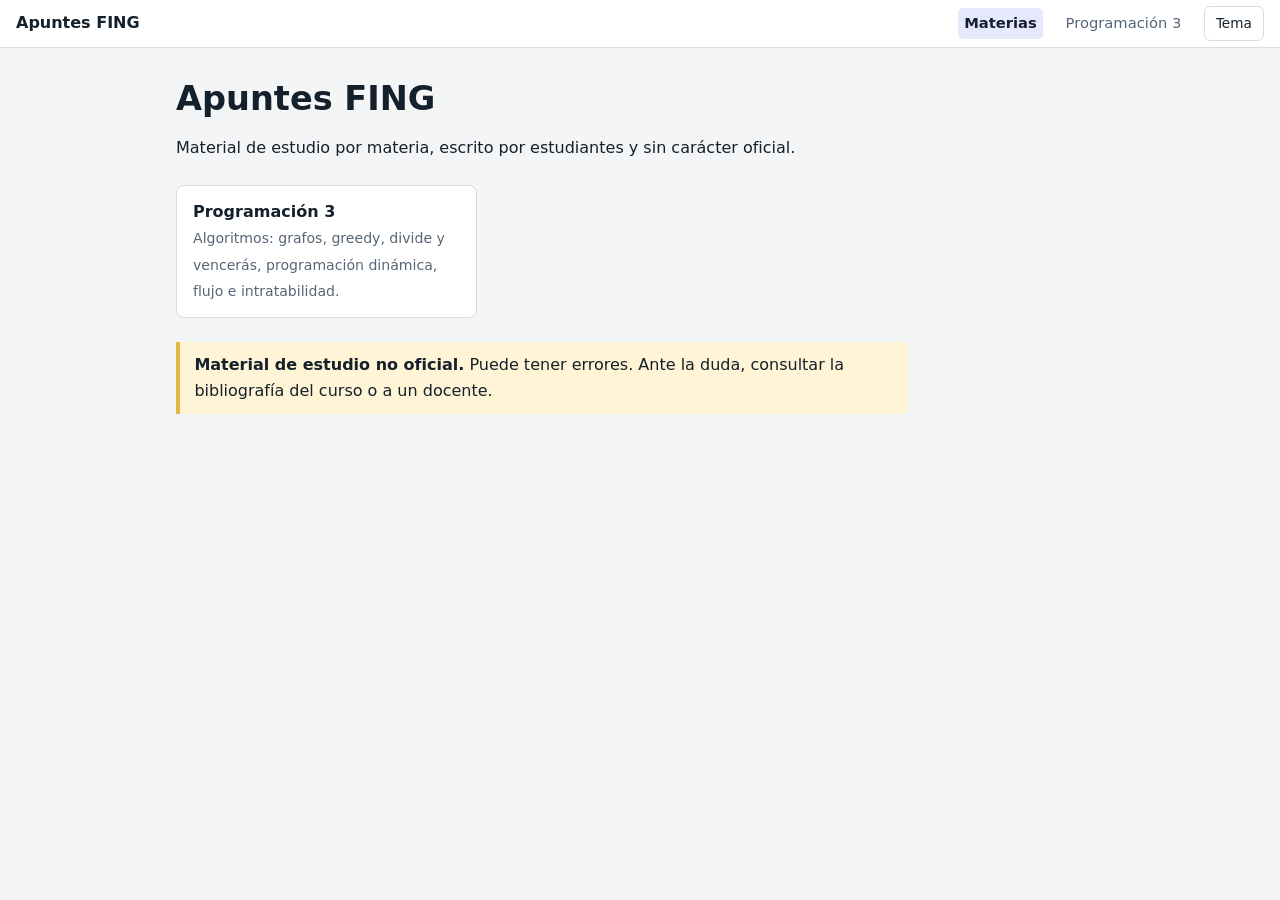
<file: index.html>
<!DOCTYPE html>
<html lang="es"><head><meta charset="utf-8"><meta name="viewport" content="width=device-width, initial-scale=1">
<title>Apuntes FING</title><meta name="description" content="Apuntes de estudio por materia.">
<link rel="icon" href="data:image/svg+xml,<svg xmlns=%22http://www.w3.org/2000/svg%22 viewBox=%220 0 100 100%22><text y=%22.9em%22 font-size=%2290%22>📐</text></svg>">
<link rel="stylesheet" href="assets/style.css"></head><body><header class="top"><a class="brand" href="index.html">Apuntes FING</a><nav aria-label="Principal"><a href="index.html" class=cur>Materias</a><a href="prog3/inicio-prog3.html">Programación 3</a><button id="th" type="button">Tema</button></nav></header><div class="solo"><h1 class="t">Apuntes FING</h1><p>Material de estudio por materia, escrito por estudiantes y sin carácter oficial.</p><ul class="cards"><li><a href="prog3/inicio-prog3.html"><b>Programación 3</b><span>Algoritmos: grafos, greedy, divide y vencerás, programación dinámica, flujo e intratabilidad.</span></a></li></ul><div class="note"><strong>Material de estudio no oficial.</strong> Puede tener errores. Ante la duda, consultar la bibliografía del curso o a un docente.</div></div><script src="assets/app.js"></script></body></html>
</file>
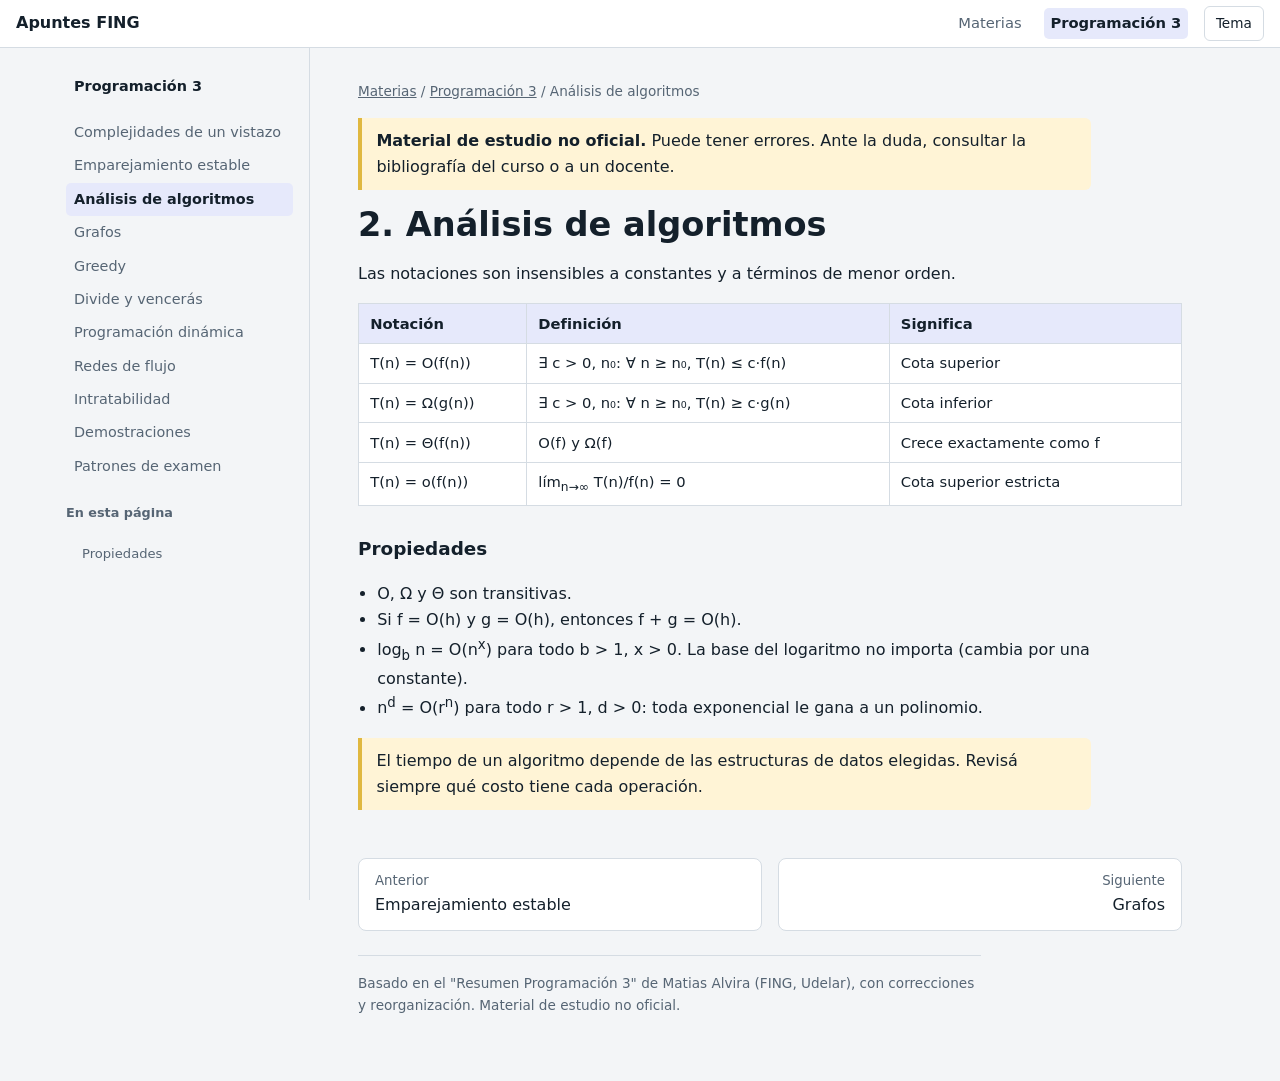
<file: prog3/analisis-de-algoritmos.html>
<!DOCTYPE html>
<html lang="es"><head><meta charset="utf-8"><meta name="viewport" content="width=device-width, initial-scale=1">
<title>Análisis de algoritmos · Programación 3</title><meta name="description" content="Las notaciones son insensibles a constantes y a términos de menor orden.">
<link rel="icon" href="data:image/svg+xml,<svg xmlns=%22http://www.w3.org/2000/svg%22 viewBox=%220 0 100 100%22><text y=%22.9em%22 font-size=%2290%22>📐</text></svg>">
<link rel="stylesheet" href="../assets/style.css"></head><body><header class="top"><a class="brand" href="../index.html">Apuntes FING</a><nav aria-label="Principal"><a href="../index.html">Materias</a><a href="../prog3/inicio-prog3.html" class=cur>Programación 3</a><button id="th" type="button">Tema</button></nav></header><div class="wrap"><nav class="side" aria-label="Temas"><h1><a href="inicio-prog3.html" style="color:inherit;text-decoration:none">Programación 3</a></h1><ul><li><a href="complejidades.html">Complejidades de un vistazo</a></li><li><a href="emparejamiento-estable.html">Emparejamiento estable</a></li><li><a href="analisis-de-algoritmos.html" class=cur>Análisis de algoritmos</a></li><li><a href="grafos.html">Grafos</a></li><li><a href="greedy.html">Greedy</a></li><li><a href="divide-y-venceras.html">Divide y vencerás</a></li><li><a href="programacion-dinamica.html">Programación dinámica</a></li><li><a href="redes-de-flujo.html">Redes de flujo</a></li><li><a href="intratabilidad.html">Intratabilidad</a></li><li><a href="demostraciones.html">Demostraciones</a></li><li><a href="patrones-de-examen.html">Patrones de examen</a></li></ul><h4>En esta página</h4><ul class="sub"><li><a href="#s1">Propiedades</a></li></ul></nav><main><div class="crumb"><a href="../index.html">Materias</a> / <a href="inicio-prog3.html">Programación 3</a> / Análisis de algoritmos</div><div class="note"><strong>Material de estudio no oficial.</strong> Puede tener errores. Ante la duda, consultar la bibliografía del curso o a un docente.</div><section>
<h1 class="t">2. Análisis de algoritmos</h1>
<p>Las notaciones son insensibles a constantes y a términos de menor orden.</p>
<div class="tw"><table>
<tr><th>Notación</th><th>Definición</th><th>Significa</th></tr>
<tr><td>T(n) = O(f(n))</td><td>∃ c &gt; 0, n₀: ∀ n ≥ n₀, T(n) ≤ c·f(n)</td><td>Cota superior</td></tr>
<tr><td>T(n) = Ω(g(n))</td><td>∃ c &gt; 0, n₀: ∀ n ≥ n₀, T(n) ≥ c·g(n)</td><td>Cota inferior</td></tr>
<tr><td>T(n) = Θ(f(n))</td><td>O(f) y Ω(f)</td><td>Crece exactamente como f</td></tr>
<tr><td>T(n) = o(f(n))</td><td>lím<sub>n→∞</sub> T(n)/f(n) = 0</td><td>Cota superior estricta</td></tr>
</table></div>
<h3 id="s1">Propiedades</h3>
<ul>
<li>O, Ω y Θ son transitivas.</li>
<li>Si f = O(h) y g = O(h), entonces f + g = O(h).</li>
<li>log<sub>b</sub> n = O(n<sup>x</sup>) para todo b &gt; 1, x &gt; 0. La base del logaritmo no importa (cambia por una constante).</li>
<li>n<sup>d</sup> = O(r<sup>n</sup>) para todo r &gt; 1, d &gt; 0: toda exponencial le gana a un polinomio.</li>
</ul>
<div class="note">El tiempo de un algoritmo depende de las estructuras de datos elegidas. Revisá siempre qué costo tiene cada operación.</div>
</section><div class="pn"><a href="emparejamiento-estable.html"><small>Anterior</small>Emparejamiento estable</a><a class="n" href="grafos.html"><small>Siguiente</small>Grafos</a></div><footer>Basado en el "Resumen Programación 3" de Matias Alvira (FING, Udelar), con correcciones y reorganización. Material de estudio no oficial.</footer></main></div><script src="../assets/app.js"></script><script src="../assets/anim.js"></script></body></html>
</file>
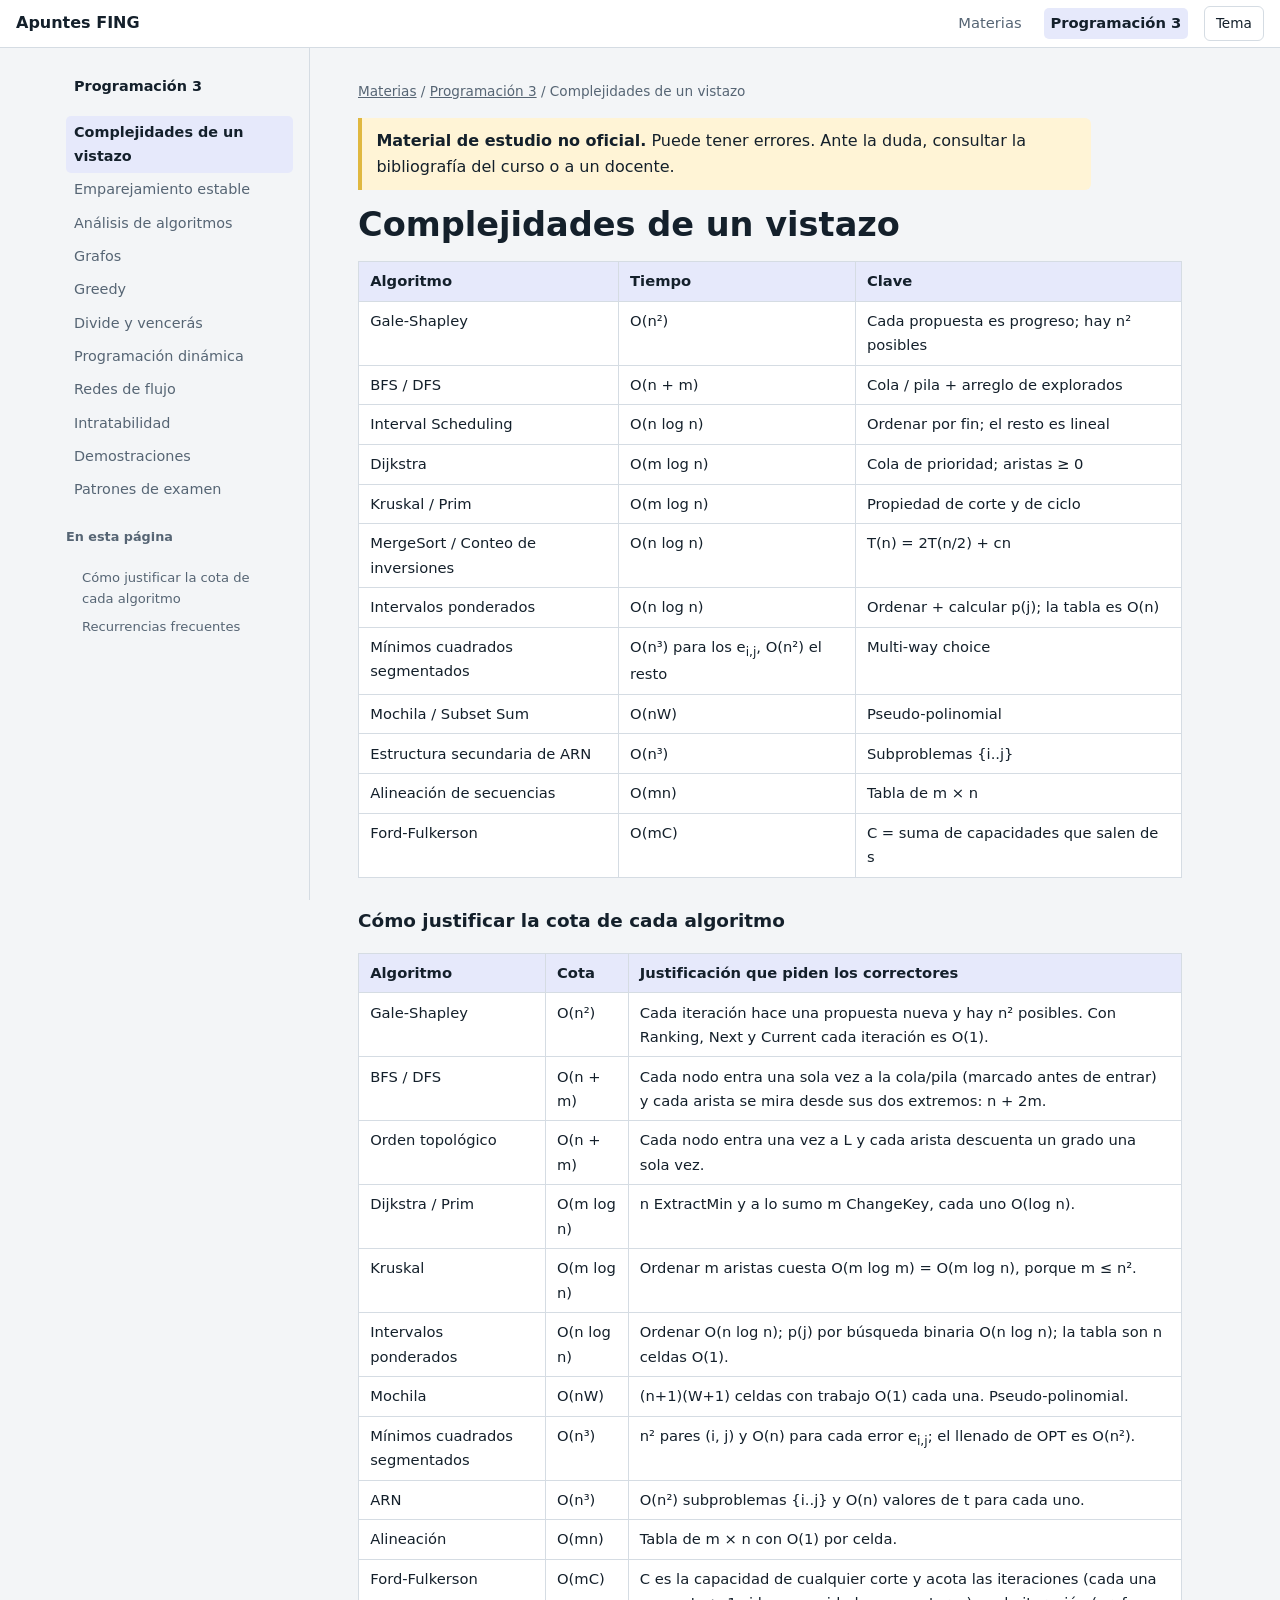
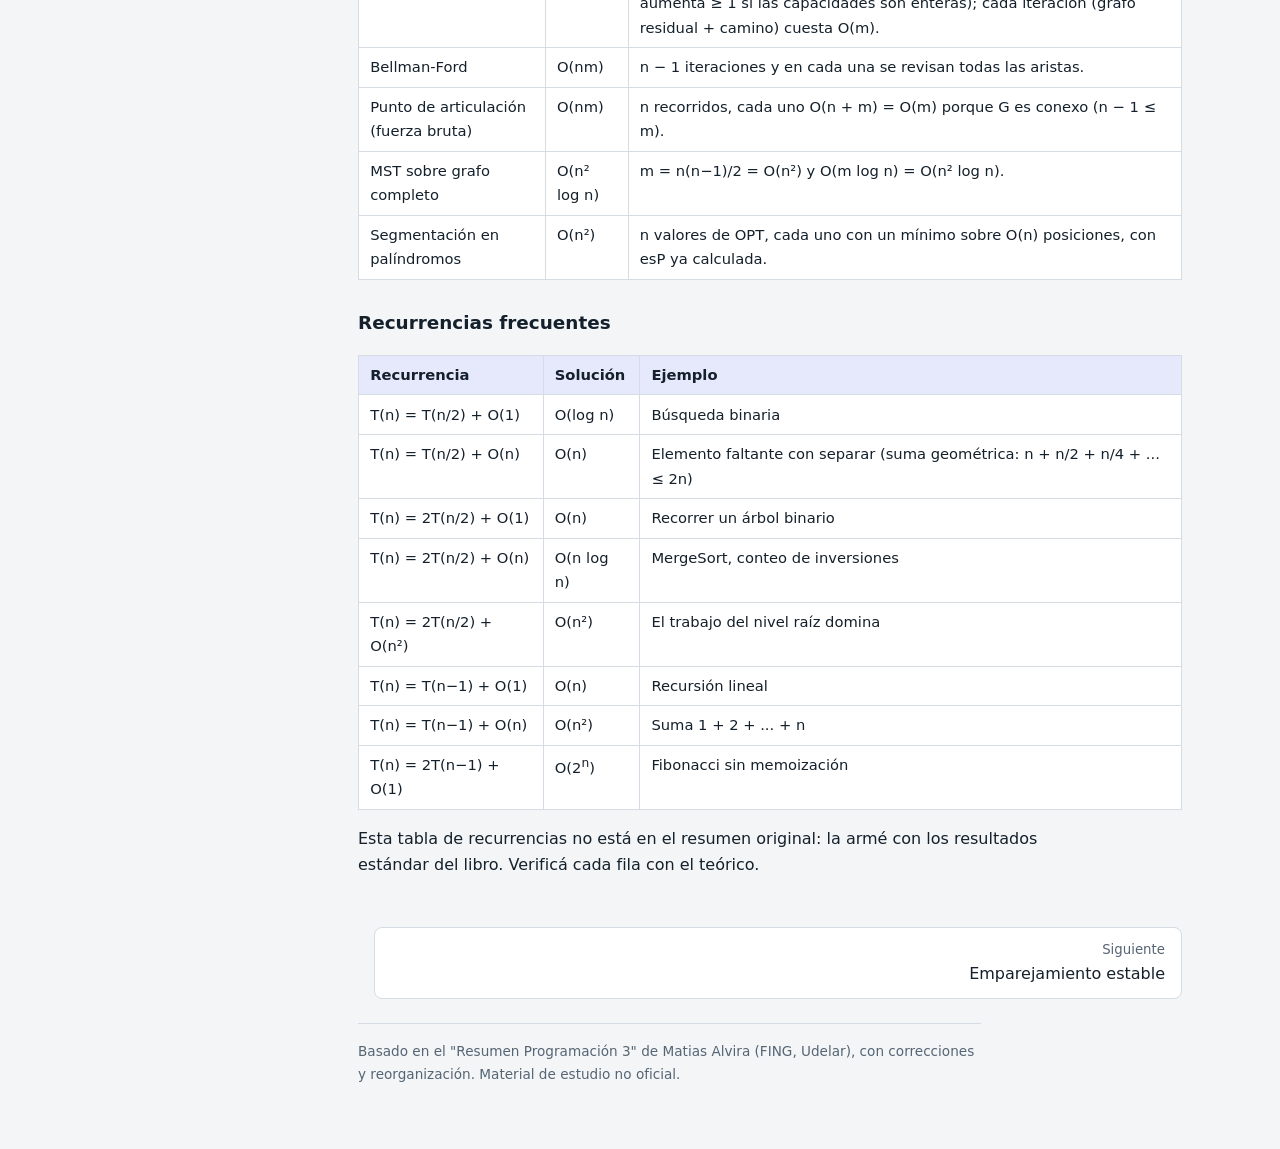
<file: prog3/complejidades.html>
<!DOCTYPE html>
<html lang="es"><head><meta charset="utf-8"><meta name="viewport" content="width=device-width, initial-scale=1">
<title>Complejidades de un vistazo · Programación 3</title><meta name="description" content="Tabla de cotas de todos los algoritmos del curso.">
<link rel="icon" href="data:image/svg+xml,<svg xmlns=%22http://www.w3.org/2000/svg%22 viewBox=%220 0 100 100%22><text y=%22.9em%22 font-size=%2290%22>📐</text></svg>">
<link rel="stylesheet" href="../assets/style.css"></head><body><header class="top"><a class="brand" href="../index.html">Apuntes FING</a><nav aria-label="Principal"><a href="../index.html">Materias</a><a href="../prog3/inicio-prog3.html" class=cur>Programación 3</a><button id="th" type="button">Tema</button></nav></header><div class="wrap"><nav class="side" aria-label="Temas"><h1><a href="inicio-prog3.html" style="color:inherit;text-decoration:none">Programación 3</a></h1><ul><li><a href="complejidades.html" class=cur>Complejidades de un vistazo</a></li><li><a href="emparejamiento-estable.html">Emparejamiento estable</a></li><li><a href="analisis-de-algoritmos.html">Análisis de algoritmos</a></li><li><a href="grafos.html">Grafos</a></li><li><a href="greedy.html">Greedy</a></li><li><a href="divide-y-venceras.html">Divide y vencerás</a></li><li><a href="programacion-dinamica.html">Programación dinámica</a></li><li><a href="redes-de-flujo.html">Redes de flujo</a></li><li><a href="intratabilidad.html">Intratabilidad</a></li><li><a href="demostraciones.html">Demostraciones</a></li><li><a href="patrones-de-examen.html">Patrones de examen</a></li></ul><h4>En esta página</h4><ul class="sub"><li><a href="#s1">Cómo justificar la cota de cada algoritmo</a></li><li><a href="#s2">Recurrencias frecuentes</a></li></ul></nav><main><div class="crumb"><a href="../index.html">Materias</a> / <a href="inicio-prog3.html">Programación 3</a> / Complejidades de un vistazo</div><div class="note"><strong>Material de estudio no oficial.</strong> Puede tener errores. Ante la duda, consultar la bibliografía del curso o a un docente.</div><section>
<h1 class="t">Complejidades de un vistazo</h1>
<div class="tw"><table>
<tr><th>Algoritmo</th><th>Tiempo</th><th>Clave</th></tr>
<tr><td>Gale-Shapley</td><td>O(n²)</td><td>Cada propuesta es progreso; hay n² posibles</td></tr>
<tr><td>BFS / DFS</td><td>O(n + m)</td><td>Cola / pila + arreglo de explorados</td></tr>
<tr><td>Interval Scheduling</td><td>O(n log n)</td><td>Ordenar por fin; el resto es lineal</td></tr>
<tr><td>Dijkstra</td><td>O(m log n)</td><td>Cola de prioridad; aristas ≥ 0</td></tr>
<tr><td>Kruskal / Prim</td><td>O(m log n)</td><td>Propiedad de corte y de ciclo</td></tr>
<tr><td>MergeSort / Conteo de inversiones</td><td>O(n log n)</td><td>T(n) = 2T(n/2) + cn</td></tr>
<tr><td>Intervalos ponderados</td><td>O(n log n)</td><td>Ordenar + calcular p(j); la tabla es O(n)</td></tr>
<tr><td>Mínimos cuadrados segmentados</td><td>O(n³) para los e<sub>i,j</sub>, O(n²) el resto</td><td>Multi-way choice</td></tr>
<tr><td>Mochila / Subset Sum</td><td>O(nW)</td><td>Pseudo-polinomial</td></tr>
<tr><td>Estructura secundaria de ARN</td><td>O(n³)</td><td>Subproblemas {i..j}</td></tr>
<tr><td>Alineación de secuencias</td><td>O(mn)</td><td>Tabla de m × n</td></tr>
<tr><td>Ford-Fulkerson</td><td>O(mC)</td><td>C = suma de capacidades que salen de s</td></tr>
</table></div>
<h3 id="s1">Cómo justificar la cota de cada algoritmo</h3><div class="tw"><table><tr><th>Algoritmo</th><th>Cota</th><th>Justificación que piden los correctores</th></tr><tr><td>Gale-Shapley</td><td>O(n²)</td><td>Cada iteración hace una propuesta nueva y hay n² posibles. Con Ranking, Next y Current cada iteración es O(1).</td></tr><tr><td>BFS / DFS</td><td>O(n + m)</td><td>Cada nodo entra una sola vez a la cola/pila (marcado antes de entrar) y cada arista se mira desde sus dos extremos: n + 2m.</td></tr><tr><td>Orden topológico</td><td>O(n + m)</td><td>Cada nodo entra una vez a L y cada arista descuenta un grado una sola vez.</td></tr><tr><td>Dijkstra / Prim</td><td>O(m log n)</td><td>n ExtractMin y a lo sumo m ChangeKey, cada uno O(log n).</td></tr><tr><td>Kruskal</td><td>O(m log n)</td><td>Ordenar m aristas cuesta O(m log m) = O(m log n), porque m ≤ n².</td></tr><tr><td>Intervalos ponderados</td><td>O(n log n)</td><td>Ordenar O(n log n); p(j) por búsqueda binaria O(n log n); la tabla son n celdas O(1).</td></tr><tr><td>Mochila</td><td>O(nW)</td><td>(n+1)(W+1) celdas con trabajo O(1) cada una. Pseudo-polinomial.</td></tr><tr><td>Mínimos cuadrados segmentados</td><td>O(n³)</td><td>n² pares (i, j) y O(n) para cada error e<sub>i,j</sub>; el llenado de OPT es O(n²).</td></tr><tr><td>ARN</td><td>O(n³)</td><td>O(n²) subproblemas {i..j} y O(n) valores de t para cada uno.</td></tr><tr><td>Alineación</td><td>O(mn)</td><td>Tabla de m × n con O(1) por celda.</td></tr><tr><td>Ford-Fulkerson</td><td>O(mC)</td><td>C es la capacidad de cualquier corte y acota las iteraciones (cada una aumenta ≥ 1 si las capacidades son enteras); cada iteración (grafo residual + camino) cuesta O(m).</td></tr><tr><td>Bellman-Ford</td><td>O(nm)</td><td>n − 1 iteraciones y en cada una se revisan todas las aristas.</td></tr><tr><td>Punto de articulación (fuerza bruta)</td><td>O(nm)</td><td>n recorridos, cada uno O(n + m) = O(m) porque G es conexo (n − 1 ≤ m).</td></tr><tr><td>MST sobre grafo completo</td><td>O(n² log n)</td><td>m = n(n−1)/2 = O(n²) y O(m log n) = O(n² log n).</td></tr><tr><td>Segmentación en palíndromos</td><td>O(n²)</td><td>n valores de OPT, cada uno con un mínimo sobre O(n) posiciones, con esP ya calculada.</td></tr></table></div><h3 id="s2">Recurrencias frecuentes</h3><div class="tw"><table><tr><th>Recurrencia</th><th>Solución</th><th>Ejemplo</th></tr><tr><td>T(n) = T(n/2) + O(1)</td><td>O(log n)</td><td>Búsqueda binaria</td></tr><tr><td>T(n) = T(n/2) + O(n)</td><td>O(n)</td><td>Elemento faltante con separar (suma geométrica: n + n/2 + n/4 + ... ≤ 2n)</td></tr><tr><td>T(n) = 2T(n/2) + O(1)</td><td>O(n)</td><td>Recorrer un árbol binario</td></tr><tr><td>T(n) = 2T(n/2) + O(n)</td><td>O(n log n)</td><td>MergeSort, conteo de inversiones</td></tr><tr><td>T(n) = 2T(n/2) + O(n²)</td><td>O(n²)</td><td>El trabajo del nivel raíz domina</td></tr><tr><td>T(n) = T(n−1) + O(1)</td><td>O(n)</td><td>Recursión lineal</td></tr><tr><td>T(n) = T(n−1) + O(n)</td><td>O(n²)</td><td>Suma 1 + 2 + ... + n</td></tr><tr><td>T(n) = 2T(n−1) + O(1)</td><td>O(2<sup>n</sup>)</td><td>Fibonacci sin memoización</td></tr></table></div><p>Esta tabla de recurrencias no está en el resumen original: la armé con los resultados estándar del libro. Verificá cada fila con el teórico.</p></section><div class="pn"><span></span><a class="n" href="emparejamiento-estable.html"><small>Siguiente</small>Emparejamiento estable</a></div><footer>Basado en el "Resumen Programación 3" de Matias Alvira (FING, Udelar), con correcciones y reorganización. Material de estudio no oficial.</footer></main></div><script src="../assets/app.js"></script><script src="../assets/anim.js"></script></body></html>
</file>
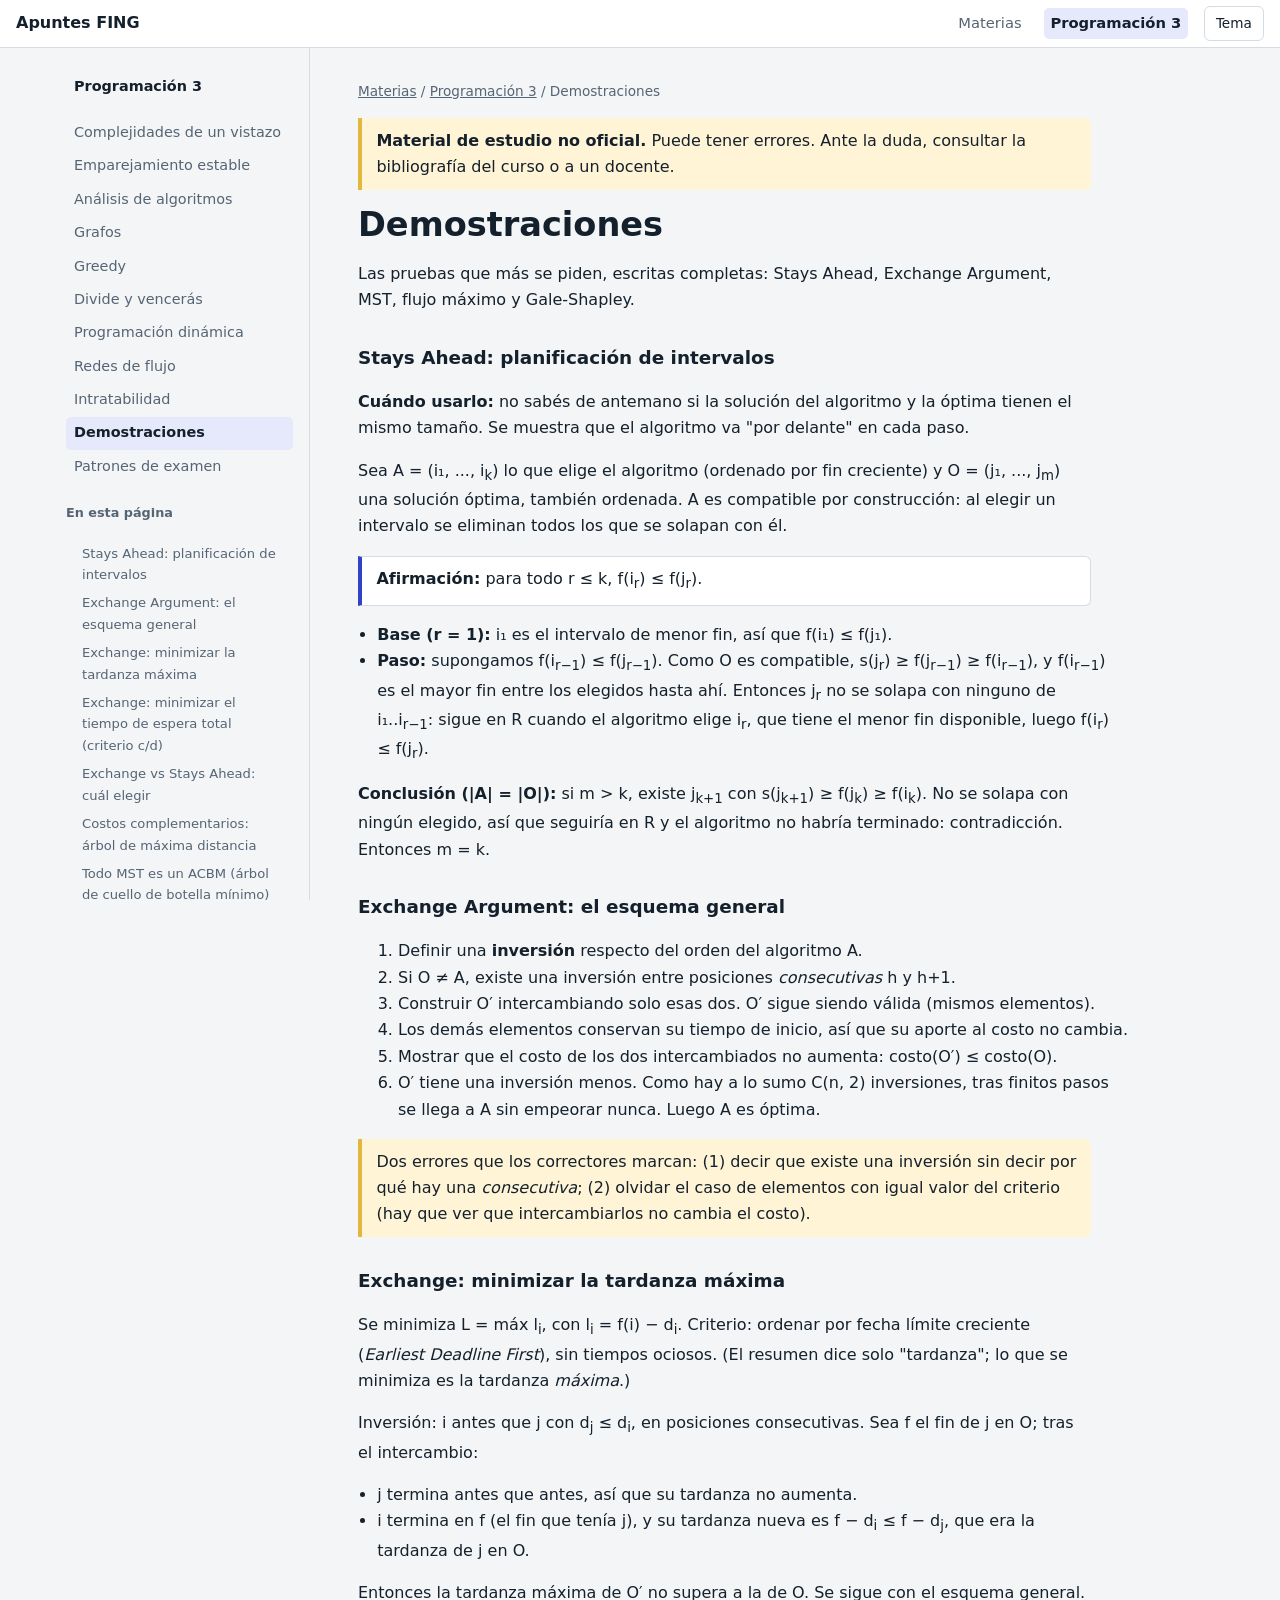
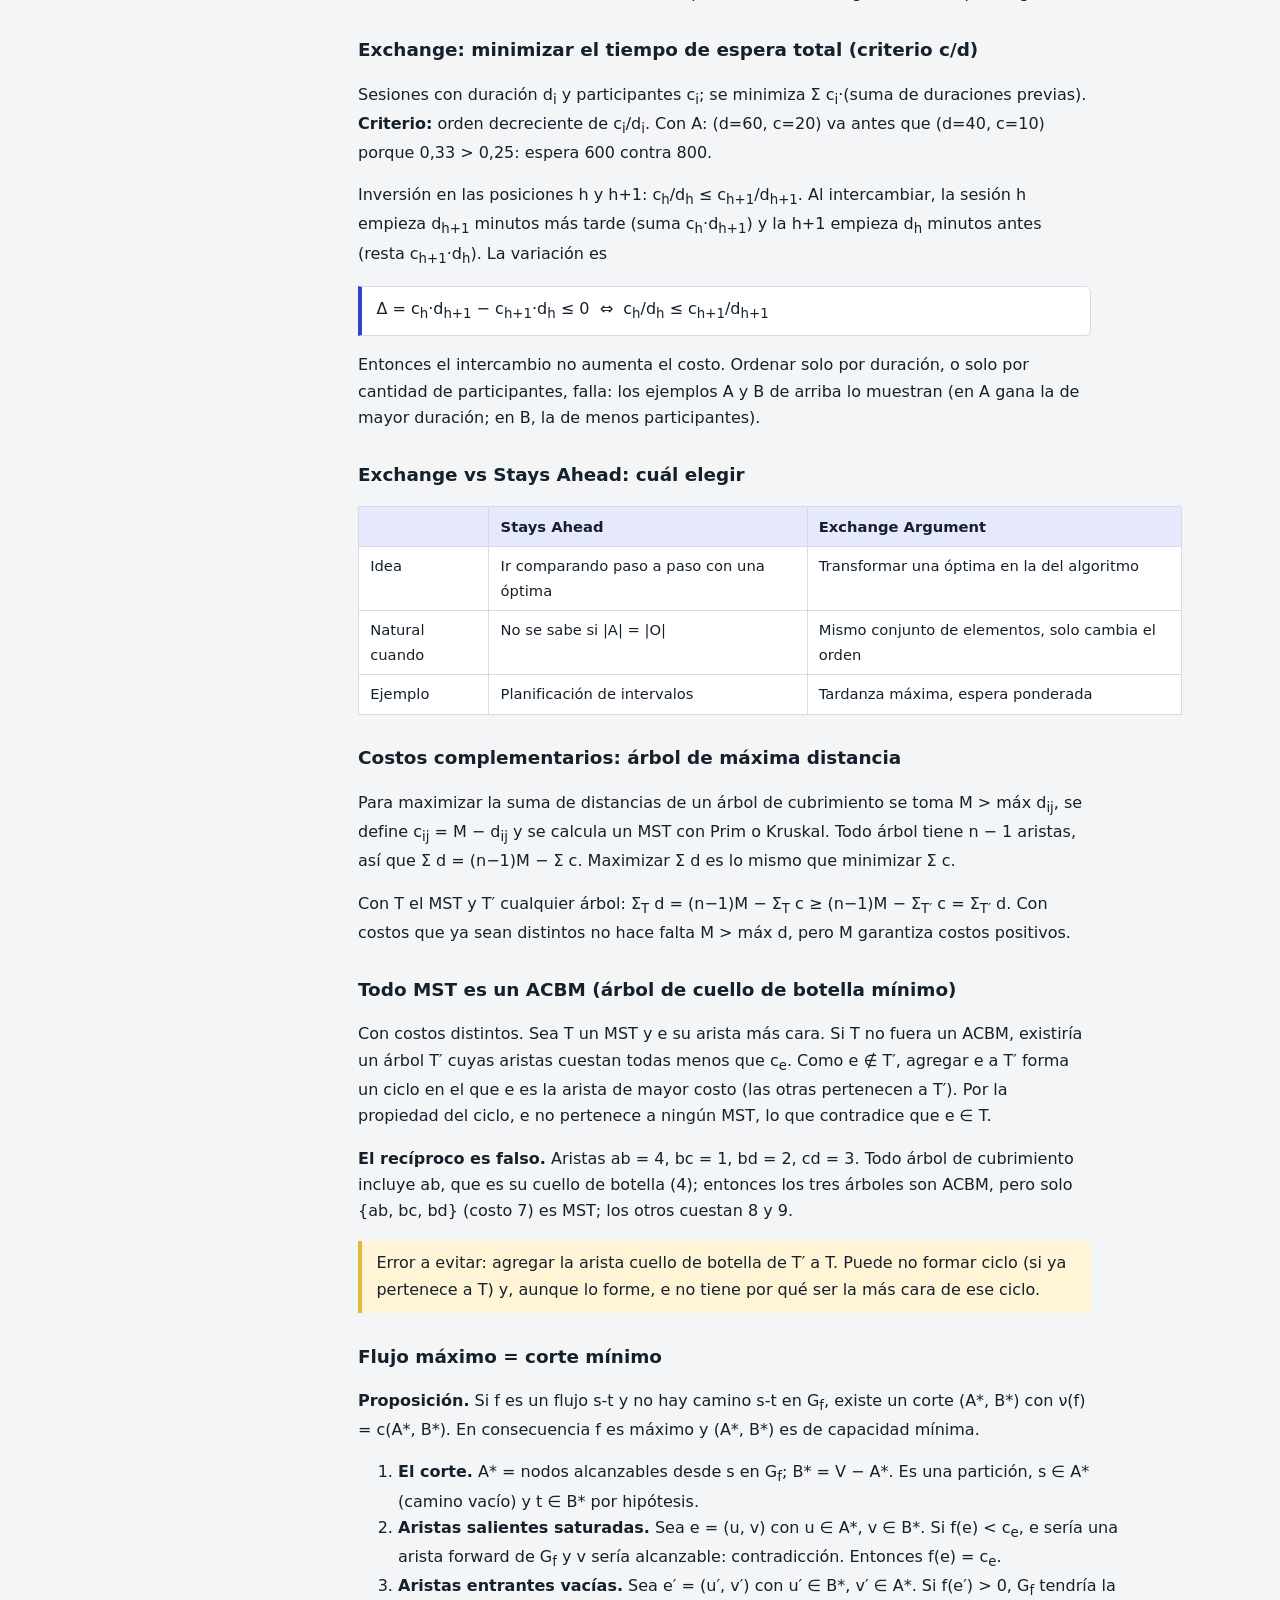
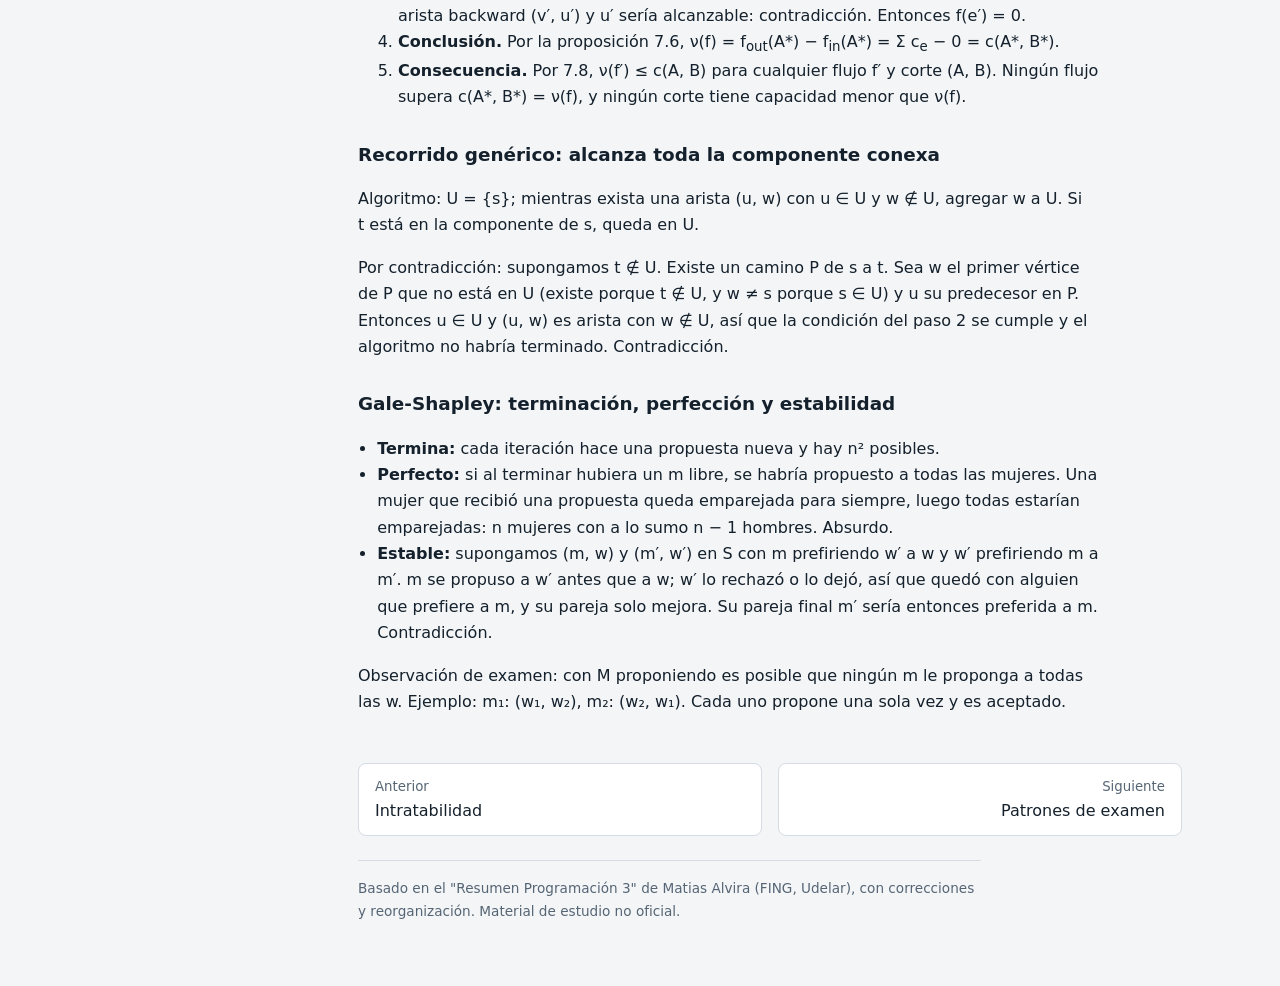
<file: prog3/demostraciones.html>
<!DOCTYPE html>
<html lang="es"><head><meta charset="utf-8"><meta name="viewport" content="width=device-width, initial-scale=1">
<title>Demostraciones · Programación 3</title><meta name="description" content="Pruebas completas: Stays Ahead, Exchange Argument, MST, flujo máximo = corte mínimo, Gale-Shapley.">
<link rel="icon" href="data:image/svg+xml,<svg xmlns=%22http://www.w3.org/2000/svg%22 viewBox=%220 0 100 100%22><text y=%22.9em%22 font-size=%2290%22>📐</text></svg>">
<link rel="stylesheet" href="../assets/style.css"></head><body><header class="top"><a class="brand" href="../index.html">Apuntes FING</a><nav aria-label="Principal"><a href="../index.html">Materias</a><a href="../prog3/inicio-prog3.html" class=cur>Programación 3</a><button id="th" type="button">Tema</button></nav></header><div class="wrap"><nav class="side" aria-label="Temas"><h1><a href="inicio-prog3.html" style="color:inherit;text-decoration:none">Programación 3</a></h1><ul><li><a href="complejidades.html">Complejidades de un vistazo</a></li><li><a href="emparejamiento-estable.html">Emparejamiento estable</a></li><li><a href="analisis-de-algoritmos.html">Análisis de algoritmos</a></li><li><a href="grafos.html">Grafos</a></li><li><a href="greedy.html">Greedy</a></li><li><a href="divide-y-venceras.html">Divide y vencerás</a></li><li><a href="programacion-dinamica.html">Programación dinámica</a></li><li><a href="redes-de-flujo.html">Redes de flujo</a></li><li><a href="intratabilidad.html">Intratabilidad</a></li><li><a href="demostraciones.html" class=cur>Demostraciones</a></li><li><a href="patrones-de-examen.html">Patrones de examen</a></li></ul><h4>En esta página</h4><ul class="sub"><li><a href="#s1">Stays Ahead: planificación de intervalos</a></li><li><a href="#s2">Exchange Argument: el esquema general</a></li><li><a href="#s3">Exchange: minimizar la tardanza máxima</a></li><li><a href="#s4">Exchange: minimizar el tiempo de espera total (criterio c/d)</a></li><li><a href="#s5">Exchange vs Stays Ahead: cuál elegir</a></li><li><a href="#s6">Costos complementarios: árbol de máxima distancia</a></li><li><a href="#s7">Todo MST es un ACBM (árbol de cuello de botella mínimo)</a></li><li><a href="#s8">Flujo máximo = corte mínimo</a></li><li><a href="#s9">Recorrido genérico: alcanza toda la componente conexa</a></li><li><a href="#s10">Gale-Shapley: terminación, perfección y estabilidad</a></li></ul></nav><main><div class="crumb"><a href="../index.html">Materias</a> / <a href="inicio-prog3.html">Programación 3</a> / Demostraciones</div><div class="note"><strong>Material de estudio no oficial.</strong> Puede tener errores. Ante la duda, consultar la bibliografía del curso o a un docente.</div><section><h1 class="t">Demostraciones</h1><p>Las pruebas que más se piden, escritas completas: Stays Ahead, Exchange Argument, MST, flujo máximo y Gale-Shapley.</p><h3 id="s1">Stays Ahead: planificación de intervalos</h3><p><strong>Cuándo usarlo:</strong> no sabés de antemano si la solución del algoritmo y la óptima tienen el mismo tamaño. Se muestra que el algoritmo va "por delante" en cada paso.</p><p>Sea A = (i₁, ..., i<sub>k</sub>) lo que elige el algoritmo (ordenado por fin creciente) y O = (j₁, ..., j<sub>m</sub>) una solución óptima, también ordenada. A es compatible por construcción: al elegir un intervalo se eliminan todos los que se solapan con él.</p><div class="def"><strong>Afirmación:</strong> para todo r ≤ k, f(i<sub>r</sub>) ≤ f(j<sub>r</sub>).</div><ul><li><strong>Base (r = 1):</strong> i₁ es el intervalo de menor fin, así que f(i₁) ≤ f(j₁).</li><li><strong>Paso:</strong> supongamos f(i<sub>r−1</sub>) ≤ f(j<sub>r−1</sub>). Como O es compatible, s(j<sub>r</sub>) ≥ f(j<sub>r−1</sub>) ≥ f(i<sub>r−1</sub>), y f(i<sub>r−1</sub>) es el mayor fin entre los elegidos hasta ahí. Entonces j<sub>r</sub> no se solapa con ninguno de i₁..i<sub>r−1</sub>: sigue en R cuando el algoritmo elige i<sub>r</sub>, que tiene el menor fin disponible, luego f(i<sub>r</sub>) ≤ f(j<sub>r</sub>).</li></ul><p><strong>Conclusión (|A| = |O|):</strong> si m &gt; k, existe j<sub>k+1</sub> con s(j<sub>k+1</sub>) ≥ f(j<sub>k</sub>) ≥ f(i<sub>k</sub>). No se solapa con ningún elegido, así que seguiría en R y el algoritmo no habría terminado: contradicción. Entonces m = k.</p><h3 id="s2">Exchange Argument: el esquema general</h3><ol><li>Definir una <strong>inversión</strong> respecto del orden del algoritmo A.</li><li>Si O ≠ A, existe una inversión entre posiciones <em>consecutivas</em> h y h+1.</li><li>Construir O′ intercambiando solo esas dos. O′ sigue siendo válida (mismos elementos).</li><li>Los demás elementos conservan su tiempo de inicio, así que su aporte al costo no cambia.</li><li>Mostrar que el costo de los dos intercambiados no aumenta: costo(O′) ≤ costo(O).</li><li>O′ tiene una inversión menos. Como hay a lo sumo C(n, 2) inversiones, tras finitos pasos se llega a A sin empeorar nunca. Luego A es óptima.</li></ol><div class="note">Dos errores que los correctores marcan: (1) decir que existe una inversión sin decir por qué hay una <em>consecutiva</em>; (2) olvidar el caso de elementos con igual valor del criterio (hay que ver que intercambiarlos no cambia el costo).</div><h3 id="s3">Exchange: minimizar la tardanza máxima</h3><p>Se minimiza L = máx l<sub>i</sub>, con l<sub>i</sub> = f(i) − d<sub>i</sub>. Criterio: ordenar por fecha límite creciente (<em>Earliest Deadline First</em>), sin tiempos ociosos. (El resumen dice solo "tardanza"; lo que se minimiza es la tardanza <em>máxima</em>.)</p><p>Inversión: i antes que j con d<sub>j</sub> ≤ d<sub>i</sub>, en posiciones consecutivas. Sea f el fin de j en O; tras el intercambio:</p><ul><li>j termina antes que antes, así que su tardanza no aumenta.</li><li>i termina en f (el fin que tenía j), y su tardanza nueva es f − d<sub>i</sub> ≤ f − d<sub>j</sub>, que era la tardanza de j en O.</li></ul><p>Entonces la tardanza máxima de O′ no supera a la de O. Se sigue con el esquema general.</p><h3 id="s4">Exchange: minimizar el tiempo de espera total (criterio c/d)</h3><p>Sesiones con duración d<sub>i</sub> y participantes c<sub>i</sub>; se minimiza Σ c<sub>i</sub>·(suma de duraciones previas). <strong>Criterio:</strong> orden decreciente de c<sub>i</sub>/d<sub>i</sub>. Con A: (d=60, c=20) va antes que (d=40, c=10) porque 0,33 &gt; 0,25: espera 600 contra 800.</p><p>Inversión en las posiciones h y h+1: c<sub>h</sub>/d<sub>h</sub> ≤ c<sub>h+1</sub>/d<sub>h+1</sub>. Al intercambiar, la sesión h empieza d<sub>h+1</sub> minutos más tarde (suma c<sub>h</sub>·d<sub>h+1</sub>) y la h+1 empieza d<sub>h</sub> minutos antes (resta c<sub>h+1</sub>·d<sub>h</sub>). La variación es</p><div class="def">Δ = c<sub>h</sub>·d<sub>h+1</sub> − c<sub>h+1</sub>·d<sub>h</sub> ≤ 0 &nbsp;⇔&nbsp; c<sub>h</sub>/d<sub>h</sub> ≤ c<sub>h+1</sub>/d<sub>h+1</sub></div><p>Entonces el intercambio no aumenta el costo. Ordenar solo por duración, o solo por cantidad de participantes, falla: los ejemplos A y B de arriba lo muestran (en A gana la de mayor duración; en B, la de menos participantes).</p><h3 id="s5">Exchange vs Stays Ahead: cuál elegir</h3><div class="tw"><table><tr><th></th><th>Stays Ahead</th><th>Exchange Argument</th></tr><tr><td>Idea</td><td>Ir comparando paso a paso con una óptima</td><td>Transformar una óptima en la del algoritmo</td></tr><tr><td>Natural cuando</td><td>No se sabe si |A| = |O|</td><td>Mismo conjunto de elementos, solo cambia el orden</td></tr><tr><td>Ejemplo</td><td>Planificación de intervalos</td><td>Tardanza máxima, espera ponderada</td></tr></table></div><h3 id="s6">Costos complementarios: árbol de máxima distancia</h3><p>Para maximizar la suma de distancias de un árbol de cubrimiento se toma M &gt; máx d<sub>ij</sub>, se define c<sub>ij</sub> = M − d<sub>ij</sub> y se calcula un MST con Prim o Kruskal. Todo árbol tiene n − 1 aristas, así que Σ d = (n−1)M − Σ c. Maximizar Σ d es lo mismo que minimizar Σ c.</p><p>Con T el MST y T′ cualquier árbol: Σ<sub>T</sub> d = (n−1)M − Σ<sub>T</sub> c ≥ (n−1)M − Σ<sub>T′</sub> c = Σ<sub>T′</sub> d. Con costos que ya sean distintos no hace falta M &gt; máx d, pero M garantiza costos positivos.</p><h3 id="s7">Todo MST es un ACBM (árbol de cuello de botella mínimo)</h3><p>Con costos distintos. Sea T un MST y e su arista más cara. Si T no fuera un ACBM, existiría un árbol T′ cuyas aristas cuestan todas menos que c<sub>e</sub>. Como e ∉ T′, agregar e a T′ forma un ciclo en el que e es la arista de mayor costo (las otras pertenecen a T′). Por la propiedad del ciclo, e no pertenece a ningún MST, lo que contradice que e ∈ T.</p><p><strong>El recíproco es falso.</strong> Aristas ab = 4, bc = 1, bd = 2, cd = 3. Todo árbol de cubrimiento incluye ab, que es su cuello de botella (4); entonces los tres árboles son ACBM, pero solo {ab, bc, bd} (costo 7) es MST; los otros cuestan 8 y 9.</p><div class="note">Error a evitar: agregar la arista cuello de botella de T′ a T. Puede no formar ciclo (si ya pertenece a T) y, aunque lo forme, e no tiene por qué ser la más cara de ese ciclo.</div><h3 id="s8">Flujo máximo = corte mínimo</h3><p><strong>Proposición.</strong> Si f es un flujo s-t y no hay camino s-t en G<sub>f</sub>, existe un corte (A*, B*) con ν(f) = c(A*, B*). En consecuencia f es máximo y (A*, B*) es de capacidad mínima.</p><ol><li><strong>El corte.</strong> A* = nodos alcanzables desde s en G<sub>f</sub>; B* = V − A*. Es una partición, s ∈ A* (camino vacío) y t ∈ B* por hipótesis.</li><li><strong>Aristas salientes saturadas.</strong> Sea e = (u, v) con u ∈ A*, v ∈ B*. Si f(e) &lt; c<sub>e</sub>, e sería una arista forward de G<sub>f</sub> y v sería alcanzable: contradicción. Entonces f(e) = c<sub>e</sub>.</li><li><strong>Aristas entrantes vacías.</strong> Sea e′ = (u′, v′) con u′ ∈ B*, v′ ∈ A*. Si f(e′) &gt; 0, G<sub>f</sub> tendría la arista backward (v′, u′) y u′ sería alcanzable: contradicción. Entonces f(e′) = 0.</li><li><strong>Conclusión.</strong> Por la proposición 7.6, ν(f) = f<sub>out</sub>(A*) − f<sub>in</sub>(A*) = Σ c<sub>e</sub> − 0 = c(A*, B*).</li><li><strong>Consecuencia.</strong> Por 7.8, ν(f′) ≤ c(A, B) para cualquier flujo f′ y corte (A, B). Ningún flujo supera c(A*, B*) = ν(f), y ningún corte tiene capacidad menor que ν(f).</li></ol><h3 id="s9">Recorrido genérico: alcanza toda la componente conexa</h3><p>Algoritmo: U = {s}; mientras exista una arista (u, w) con u ∈ U y w ∉ U, agregar w a U. Si t está en la componente de s, queda en U.</p><p>Por contradicción: supongamos t ∉ U. Existe un camino P de s a t. Sea w el primer vértice de P que no está en U (existe porque t ∉ U, y w ≠ s porque s ∈ U) y u su predecesor en P. Entonces u ∈ U y (u, w) es arista con w ∉ U, así que la condición del paso 2 se cumple y el algoritmo no habría terminado. Contradicción.</p><h3 id="s10">Gale-Shapley: terminación, perfección y estabilidad</h3><ul><li><strong>Termina:</strong> cada iteración hace una propuesta nueva y hay n² posibles.</li><li><strong>Perfecto:</strong> si al terminar hubiera un m libre, se habría propuesto a todas las mujeres. Una mujer que recibió una propuesta queda emparejada para siempre, luego todas estarían emparejadas: n mujeres con a lo sumo n − 1 hombres. Absurdo.</li><li><strong>Estable:</strong> supongamos (m, w) y (m′, w′) en S con m prefiriendo w′ a w y w′ prefiriendo m a m′. m se propuso a w′ antes que a w; w′ lo rechazó o lo dejó, así que quedó con alguien que prefiere a m, y su pareja solo mejora. Su pareja final m′ sería entonces preferida a m. Contradicción.</li></ul><p>Observación de examen: con M proponiendo es posible que ningún m le proponga a todas las w. Ejemplo: m₁: (w₁, w₂), m₂: (w₂, w₁). Cada uno propone una sola vez y es aceptado.</p></section><div class="pn"><a href="intratabilidad.html"><small>Anterior</small>Intratabilidad</a><a class="n" href="patrones-de-examen.html"><small>Siguiente</small>Patrones de examen</a></div><footer>Basado en el "Resumen Programación 3" de Matias Alvira (FING, Udelar), con correcciones y reorganización. Material de estudio no oficial.</footer></main></div><script src="../assets/app.js"></script><script src="../assets/anim.js"></script></body></html>
</file>
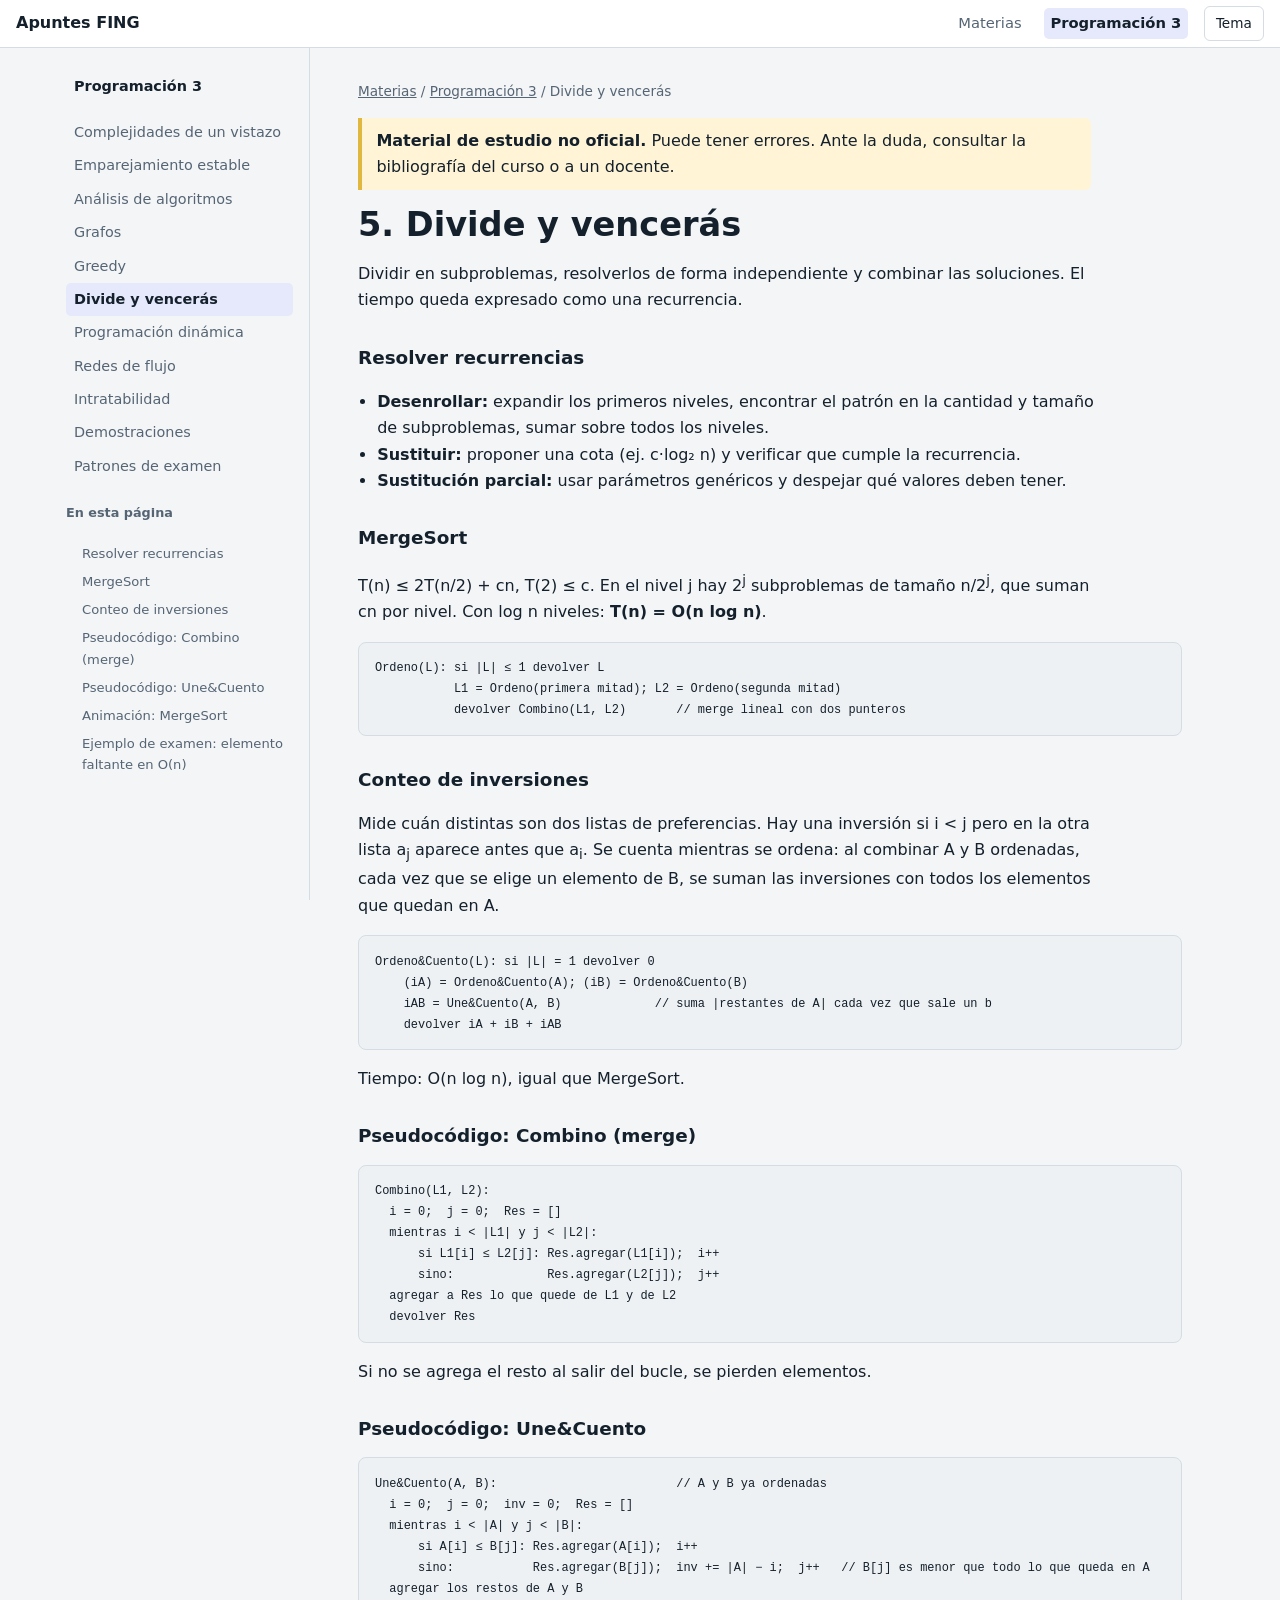
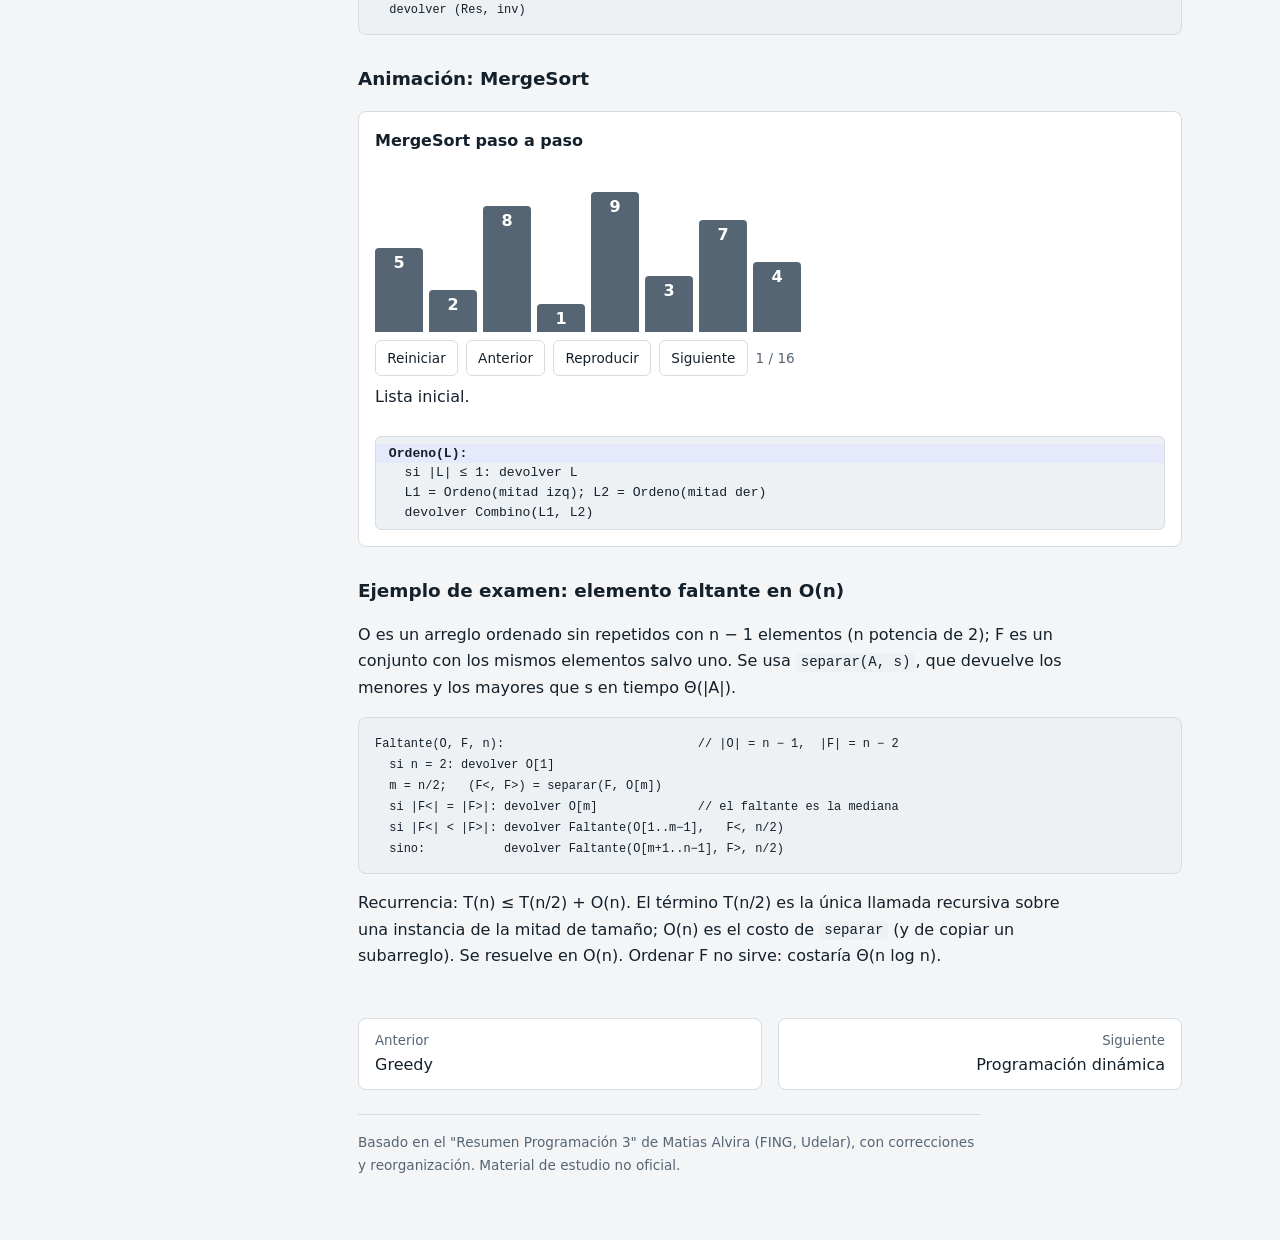
<file: prog3/divide-y-venceras.html>
<!DOCTYPE html>
<html lang="es"><head><meta charset="utf-8"><meta name="viewport" content="width=device-width, initial-scale=1">
<title>Divide y vencerás · Programación 3</title><meta name="description" content="Dividir en subproblemas, resolverlos de forma independiente y combinar las soluciones. El tiempo queda expresado como una recurrencia.">
<link rel="icon" href="data:image/svg+xml,<svg xmlns=%22http://www.w3.org/2000/svg%22 viewBox=%220 0 100 100%22><text y=%22.9em%22 font-size=%2290%22>📐</text></svg>">
<link rel="stylesheet" href="../assets/style.css"></head><body><header class="top"><a class="brand" href="../index.html">Apuntes FING</a><nav aria-label="Principal"><a href="../index.html">Materias</a><a href="../prog3/inicio-prog3.html" class=cur>Programación 3</a><button id="th" type="button">Tema</button></nav></header><div class="wrap"><nav class="side" aria-label="Temas"><h1><a href="inicio-prog3.html" style="color:inherit;text-decoration:none">Programación 3</a></h1><ul><li><a href="complejidades.html">Complejidades de un vistazo</a></li><li><a href="emparejamiento-estable.html">Emparejamiento estable</a></li><li><a href="analisis-de-algoritmos.html">Análisis de algoritmos</a></li><li><a href="grafos.html">Grafos</a></li><li><a href="greedy.html">Greedy</a></li><li><a href="divide-y-venceras.html" class=cur>Divide y vencerás</a></li><li><a href="programacion-dinamica.html">Programación dinámica</a></li><li><a href="redes-de-flujo.html">Redes de flujo</a></li><li><a href="intratabilidad.html">Intratabilidad</a></li><li><a href="demostraciones.html">Demostraciones</a></li><li><a href="patrones-de-examen.html">Patrones de examen</a></li></ul><h4>En esta página</h4><ul class="sub"><li><a href="#s1">Resolver recurrencias</a></li><li><a href="#s2">MergeSort</a></li><li><a href="#s3">Conteo de inversiones</a></li><li><a href="#s4">Pseudocódigo: Combino (merge)</a></li><li><a href="#s5">Pseudocódigo: Une&amp;Cuento</a></li><li><a href="#s6">Animación: MergeSort</a></li><li><a href="#s7">Ejemplo de examen: elemento faltante en O(n)</a></li></ul></nav><main><div class="crumb"><a href="../index.html">Materias</a> / <a href="inicio-prog3.html">Programación 3</a> / Divide y vencerás</div><div class="note"><strong>Material de estudio no oficial.</strong> Puede tener errores. Ante la duda, consultar la bibliografía del curso o a un docente.</div><section>
<h1 class="t">5. Divide y vencerás</h1>
<p>Dividir en subproblemas, resolverlos de forma independiente y combinar las soluciones. El tiempo queda expresado como una recurrencia.</p>
<h3 id="s1">Resolver recurrencias</h3>
<ul>
<li><strong>Desenrollar:</strong> expandir los primeros niveles, encontrar el patrón en la cantidad y tamaño de subproblemas, sumar sobre todos los niveles.</li>
<li><strong>Sustituir:</strong> proponer una cota (ej. c·log₂ n) y verificar que cumple la recurrencia.</li>
<li><strong>Sustitución parcial:</strong> usar parámetros genéricos y despejar qué valores deben tener.</li>
</ul>
<h3 id="s2">MergeSort</h3>
<p>T(n) ≤ 2T(n/2) + cn, T(2) ≤ c. En el nivel j hay 2<sup>j</sup> subproblemas de tamaño n/2<sup>j</sup>, que suman cn por nivel. Con log n niveles: <strong>T(n) = O(n log n)</strong>.</p>
<pre><code>Ordeno(L): si |L| ≤ 1 devolver L
           L1 = Ordeno(primera mitad); L2 = Ordeno(segunda mitad)
           devolver Combino(L1, L2)       // merge lineal con dos punteros</code></pre>
<h3 id="s3">Conteo de inversiones</h3>
<p>Mide cuán distintas son dos listas de preferencias. Hay una inversión si i &lt; j pero en la otra lista a<sub>j</sub> aparece antes que a<sub>i</sub>. Se cuenta mientras se ordena: al combinar A y B ordenadas, cada vez que se elige un elemento de B, se suman las inversiones con todos los elementos que quedan en A.</p>
<pre><code>Ordeno&amp;Cuento(L): si |L| = 1 devolver 0
    (iA) = Ordeno&amp;Cuento(A); (iB) = Ordeno&amp;Cuento(B)
    iAB = Une&amp;Cuento(A, B)             // suma |restantes de A| cada vez que sale un b
    devolver iA + iB + iAB</code></pre>
<p>Tiempo: O(n log n), igual que MergeSort.</p>
<h3 id="s4">Pseudocódigo: Combino (merge)</h3><pre><code>Combino(L1, L2):
  i = 0;  j = 0;  Res = []
  mientras i &lt; |L1| y j &lt; |L2|:
      si L1[i] ≤ L2[j]: Res.agregar(L1[i]);  i++
      sino:             Res.agregar(L2[j]);  j++
  agregar a Res lo que quede de L1 y de L2
  devolver Res</code></pre><p>Si no se agrega el resto al salir del bucle, se pierden elementos.</p><h3 id="s5">Pseudocódigo: Une&amp;Cuento</h3><pre><code>Une&amp;Cuento(A, B):                         // A y B ya ordenadas
  i = 0;  j = 0;  inv = 0;  Res = []
  mientras i &lt; |A| y j &lt; |B|:
      si A[i] ≤ B[j]: Res.agregar(A[i]);  i++
      sino:           Res.agregar(B[j]);  inv += |A| − i;  j++   // B[j] es menor que todo lo que queda en A
  agregar los restos de A y B
  devolver (Res, inv)</code></pre><h3 id="s6">Animación: MergeSort</h3><div class="anim" data-a="msort"></div><h3 id="s7">Ejemplo de examen: elemento faltante en O(n)</h3><p>O es un arreglo ordenado sin repetidos con n − 1 elementos (n potencia de 2); F es un conjunto con los mismos elementos salvo uno. Se usa <code>separar(A, s)</code>, que devuelve los menores y los mayores que s en tiempo Θ(|A|).</p><pre><code>Faltante(O, F, n):                           // |O| = n − 1,  |F| = n − 2
  si n = 2: devolver O[1]
  m = n/2;   (F&lt;, F&gt;) = separar(F, O[m])
  si |F&lt;| = |F&gt;|: devolver O[m]              // el faltante es la mediana
  si |F&lt;| &lt; |F&gt;|: devolver Faltante(O[1..m−1],   F&lt;, n/2)
  sino:           devolver Faltante(O[m+1..n−1], F&gt;, n/2)</code></pre><p>Recurrencia: T(n) ≤ T(n/2) + O(n). El término T(n/2) es la única llamada recursiva sobre una instancia de la mitad de tamaño; O(n) es el costo de <code>separar</code> (y de copiar un subarreglo). Se resuelve en O(n). Ordenar F no sirve: costaría Θ(n log n).</p></section><div class="pn"><a href="greedy.html"><small>Anterior</small>Greedy</a><a class="n" href="programacion-dinamica.html"><small>Siguiente</small>Programación dinámica</a></div><footer>Basado en el "Resumen Programación 3" de Matias Alvira (FING, Udelar), con correcciones y reorganización. Material de estudio no oficial.</footer></main></div><script src="../assets/app.js"></script><script src="../assets/anim.js"></script></body></html>
</file>
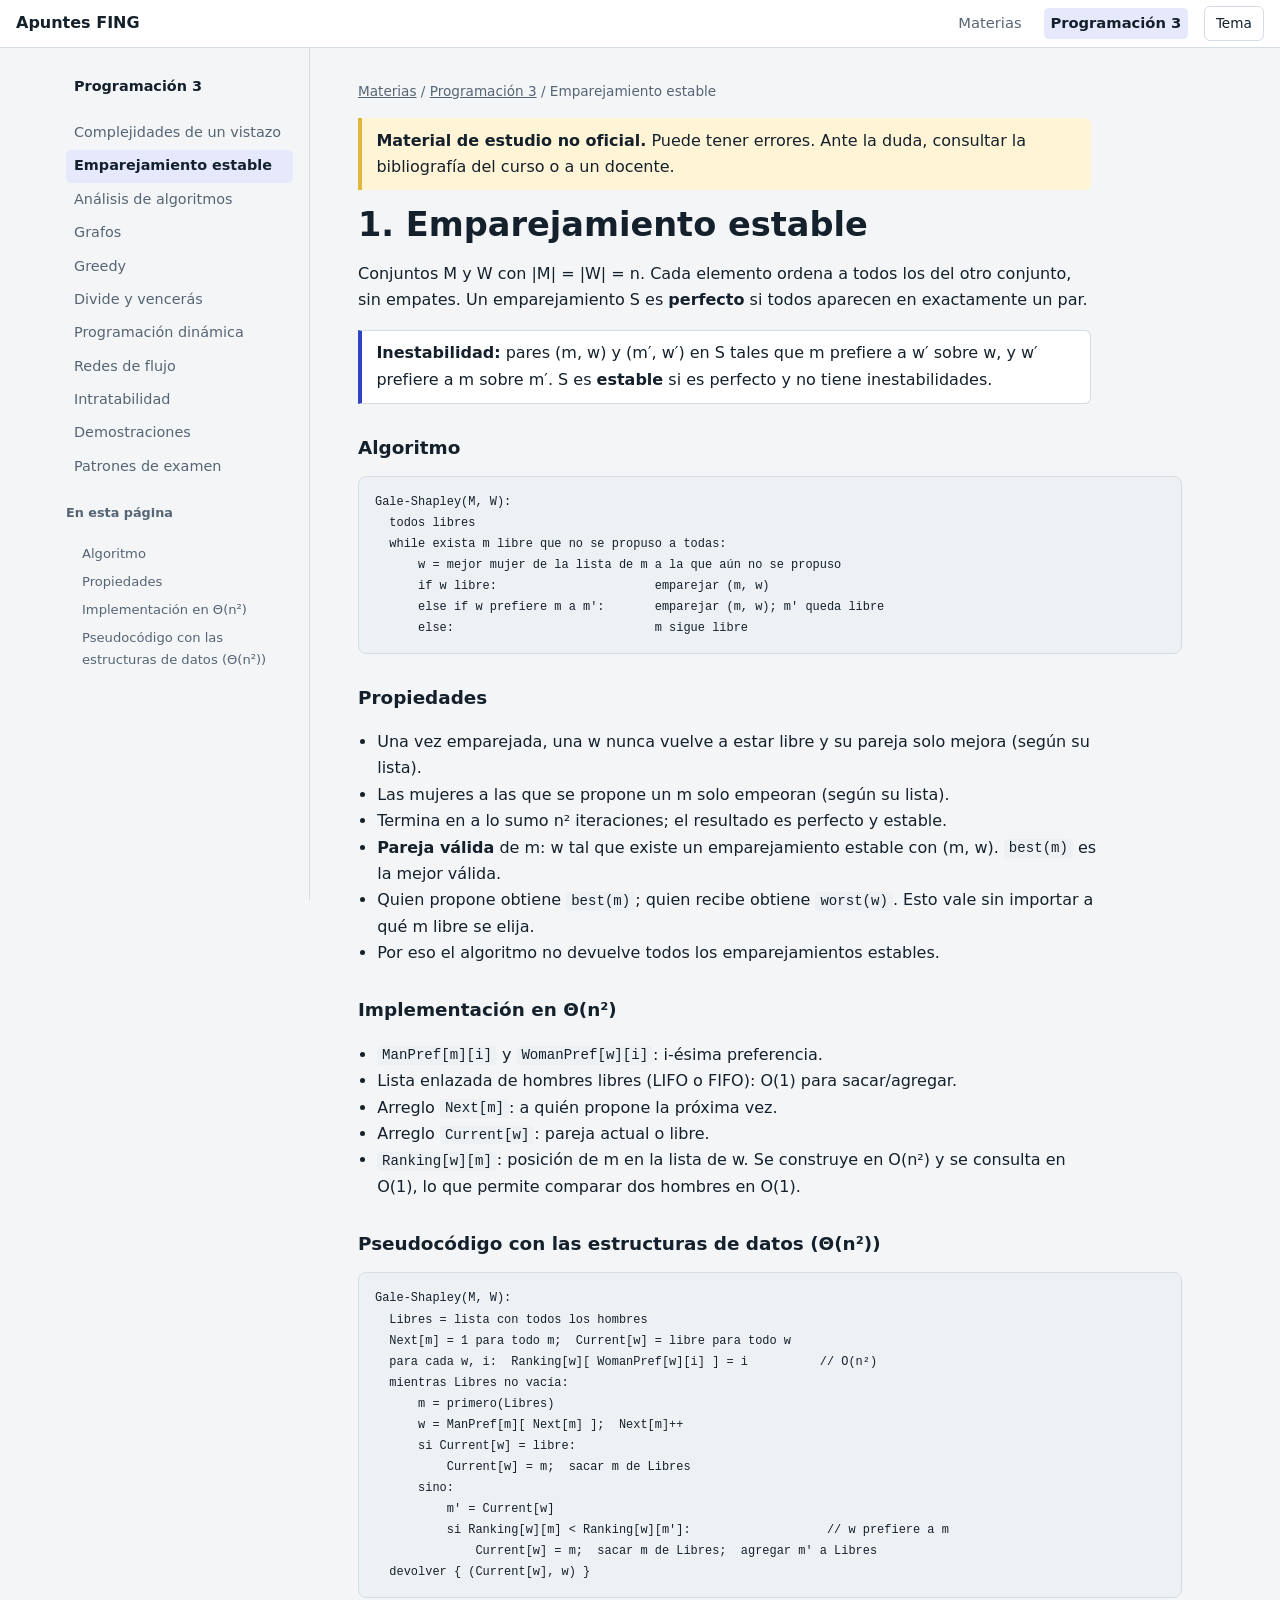
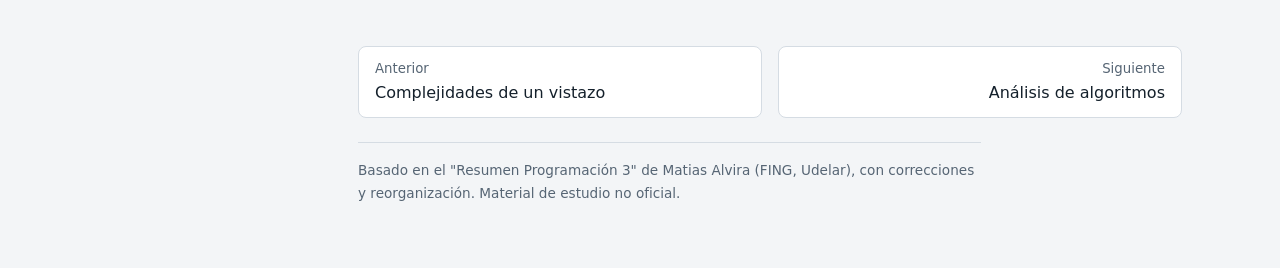
<file: prog3/emparejamiento-estable.html>
<!DOCTYPE html>
<html lang="es"><head><meta charset="utf-8"><meta name="viewport" content="width=device-width, initial-scale=1">
<title>Emparejamiento estable · Programación 3</title><meta name="description" content="Conjuntos M y W con |M| = |W| = n. Cada elemento ordena a todos los del otro conjunto, sin empates. Un emparejamiento S es perfecto si todos">
<link rel="icon" href="data:image/svg+xml,<svg xmlns=%22http://www.w3.org/2000/svg%22 viewBox=%220 0 100 100%22><text y=%22.9em%22 font-size=%2290%22>📐</text></svg>">
<link rel="stylesheet" href="../assets/style.css"></head><body><header class="top"><a class="brand" href="../index.html">Apuntes FING</a><nav aria-label="Principal"><a href="../index.html">Materias</a><a href="../prog3/inicio-prog3.html" class=cur>Programación 3</a><button id="th" type="button">Tema</button></nav></header><div class="wrap"><nav class="side" aria-label="Temas"><h1><a href="inicio-prog3.html" style="color:inherit;text-decoration:none">Programación 3</a></h1><ul><li><a href="complejidades.html">Complejidades de un vistazo</a></li><li><a href="emparejamiento-estable.html" class=cur>Emparejamiento estable</a></li><li><a href="analisis-de-algoritmos.html">Análisis de algoritmos</a></li><li><a href="grafos.html">Grafos</a></li><li><a href="greedy.html">Greedy</a></li><li><a href="divide-y-venceras.html">Divide y vencerás</a></li><li><a href="programacion-dinamica.html">Programación dinámica</a></li><li><a href="redes-de-flujo.html">Redes de flujo</a></li><li><a href="intratabilidad.html">Intratabilidad</a></li><li><a href="demostraciones.html">Demostraciones</a></li><li><a href="patrones-de-examen.html">Patrones de examen</a></li></ul><h4>En esta página</h4><ul class="sub"><li><a href="#s1">Algoritmo</a></li><li><a href="#s2">Propiedades</a></li><li><a href="#s3">Implementación en Θ(n²)</a></li><li><a href="#s4">Pseudocódigo con las estructuras de datos (Θ(n²))</a></li></ul></nav><main><div class="crumb"><a href="../index.html">Materias</a> / <a href="inicio-prog3.html">Programación 3</a> / Emparejamiento estable</div><div class="note"><strong>Material de estudio no oficial.</strong> Puede tener errores. Ante la duda, consultar la bibliografía del curso o a un docente.</div><section>
<h1 class="t">1. Emparejamiento estable</h1>
<p>Conjuntos M y W con |M| = |W| = n. Cada elemento ordena a todos los del otro conjunto, sin empates. Un emparejamiento S es <strong>perfecto</strong> si todos aparecen en exactamente un par.</p>
<div class="def"><strong>Inestabilidad:</strong> pares (m, w) y (m′, w′) en S tales que m prefiere a w′ sobre w, y w′ prefiere a m sobre m′. S es <strong>estable</strong> si es perfecto y no tiene inestabilidades.</div>
<h3 id="s1">Algoritmo</h3>
<pre><code>Gale-Shapley(M, W):
  todos libres
  while exista m libre que no se propuso a todas:
      w = mejor mujer de la lista de m a la que aún no se propuso
      if w libre:                      emparejar (m, w)
      else if w prefiere m a m':       emparejar (m, w); m' queda libre
      else:                            m sigue libre</code></pre>
<h3 id="s2">Propiedades</h3>
<ul>
<li>Una vez emparejada, una w nunca vuelve a estar libre y su pareja solo mejora (según su lista).</li>
<li>Las mujeres a las que se propone un m solo empeoran (según su lista).</li>
<li>Termina en a lo sumo n² iteraciones; el resultado es perfecto y estable.</li>
<li><strong>Pareja válida</strong> de m: w tal que existe un emparejamiento estable con (m, w). <code>best(m)</code> es la mejor válida.</li>
<li>Quien propone obtiene <code>best(m)</code>; quien recibe obtiene <code>worst(w)</code>. Esto vale sin importar a qué m libre se elija.</li>
<li>Por eso el algoritmo no devuelve todos los emparejamientos estables.</li>
</ul>
<h3 id="s3">Implementación en Θ(n²)</h3>
<ul>
<li><code>ManPref[m][i]</code> y <code>WomanPref[w][i]</code>: i-ésima preferencia.</li>
<li>Lista enlazada de hombres libres (LIFO o FIFO): O(1) para sacar/agregar.</li>
<li>Arreglo <code>Next[m]</code>: a quién propone la próxima vez.</li>
<li>Arreglo <code>Current[w]</code>: pareja actual o libre.</li>
<li><code>Ranking[w][m]</code>: posición de m en la lista de w. Se construye en O(n²) y se consulta en O(1), lo que permite comparar dos hombres en O(1).</li>
</ul>
<h3 id="s4">Pseudocódigo con las estructuras de datos (Θ(n²))</h3><pre><code>Gale-Shapley(M, W):
  Libres = lista con todos los hombres
  Next[m] = 1 para todo m;  Current[w] = libre para todo w
  para cada w, i:  Ranking[w][ WomanPref[w][i] ] = i          // O(n²)
  mientras Libres no vacía:
      m = primero(Libres)
      w = ManPref[m][ Next[m] ];  Next[m]++
      si Current[w] = libre:
          Current[w] = m;  sacar m de Libres
      sino:
          m&#x27; = Current[w]
          si Ranking[w][m] &lt; Ranking[w][m&#x27;]:                   // w prefiere a m
              Current[w] = m;  sacar m de Libres;  agregar m&#x27; a Libres
  devolver { (Current[w], w) }</code></pre></section><div class="pn"><a href="complejidades.html"><small>Anterior</small>Complejidades de un vistazo</a><a class="n" href="analisis-de-algoritmos.html"><small>Siguiente</small>Análisis de algoritmos</a></div><footer>Basado en el "Resumen Programación 3" de Matias Alvira (FING, Udelar), con correcciones y reorganización. Material de estudio no oficial.</footer></main></div><script src="../assets/app.js"></script><script src="../assets/anim.js"></script></body></html>
</file>
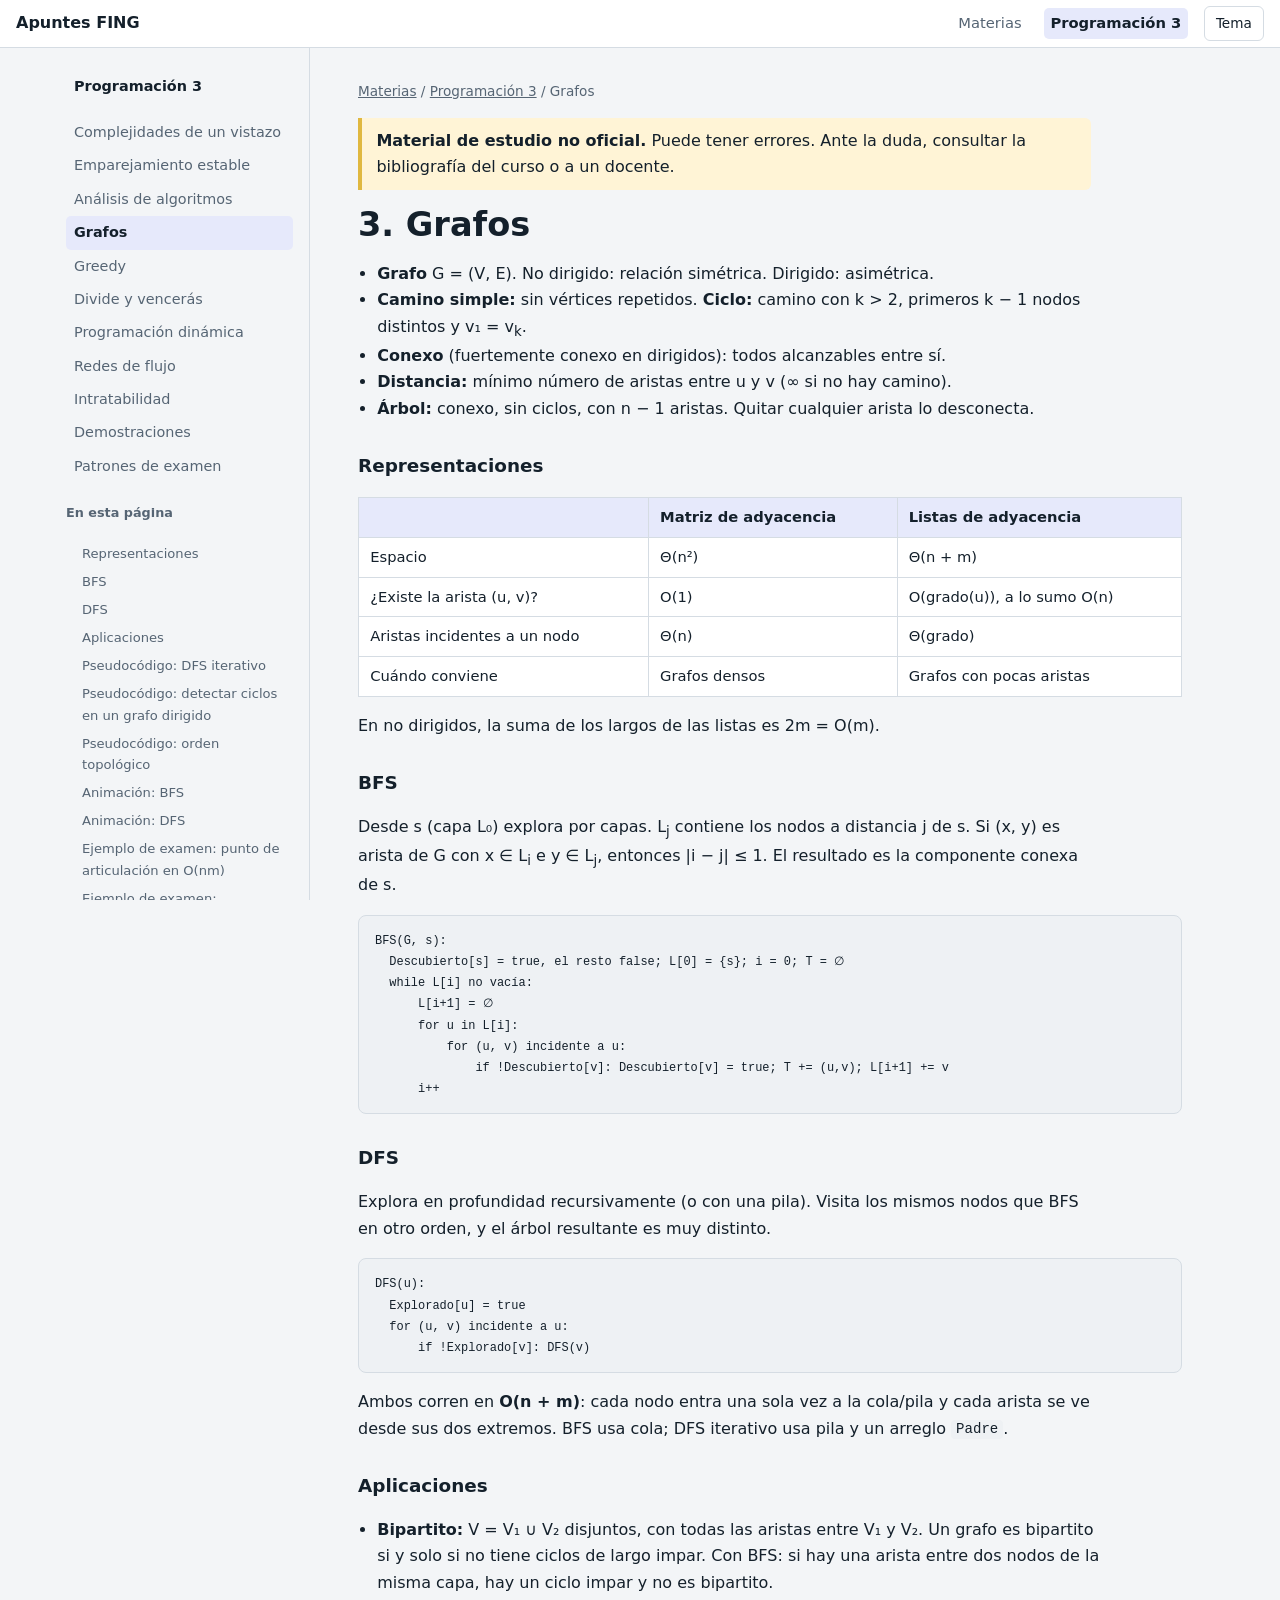
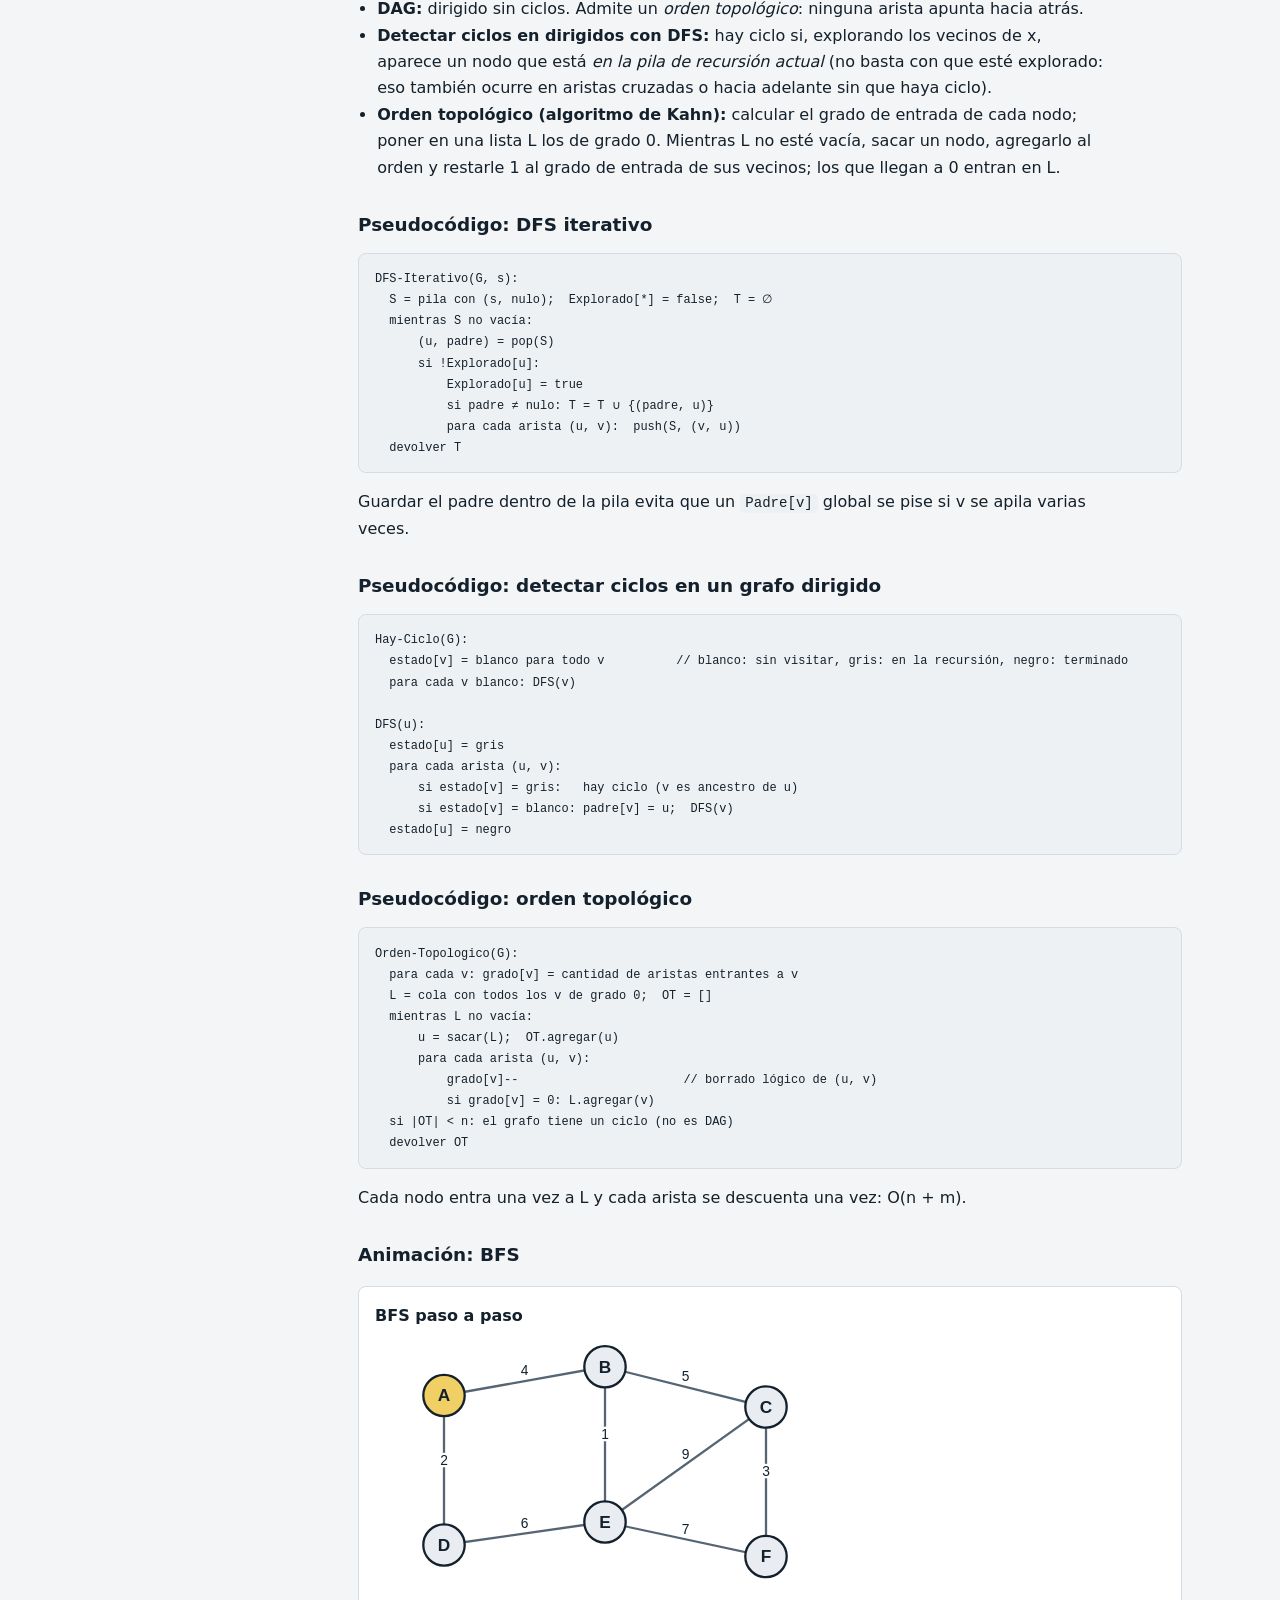
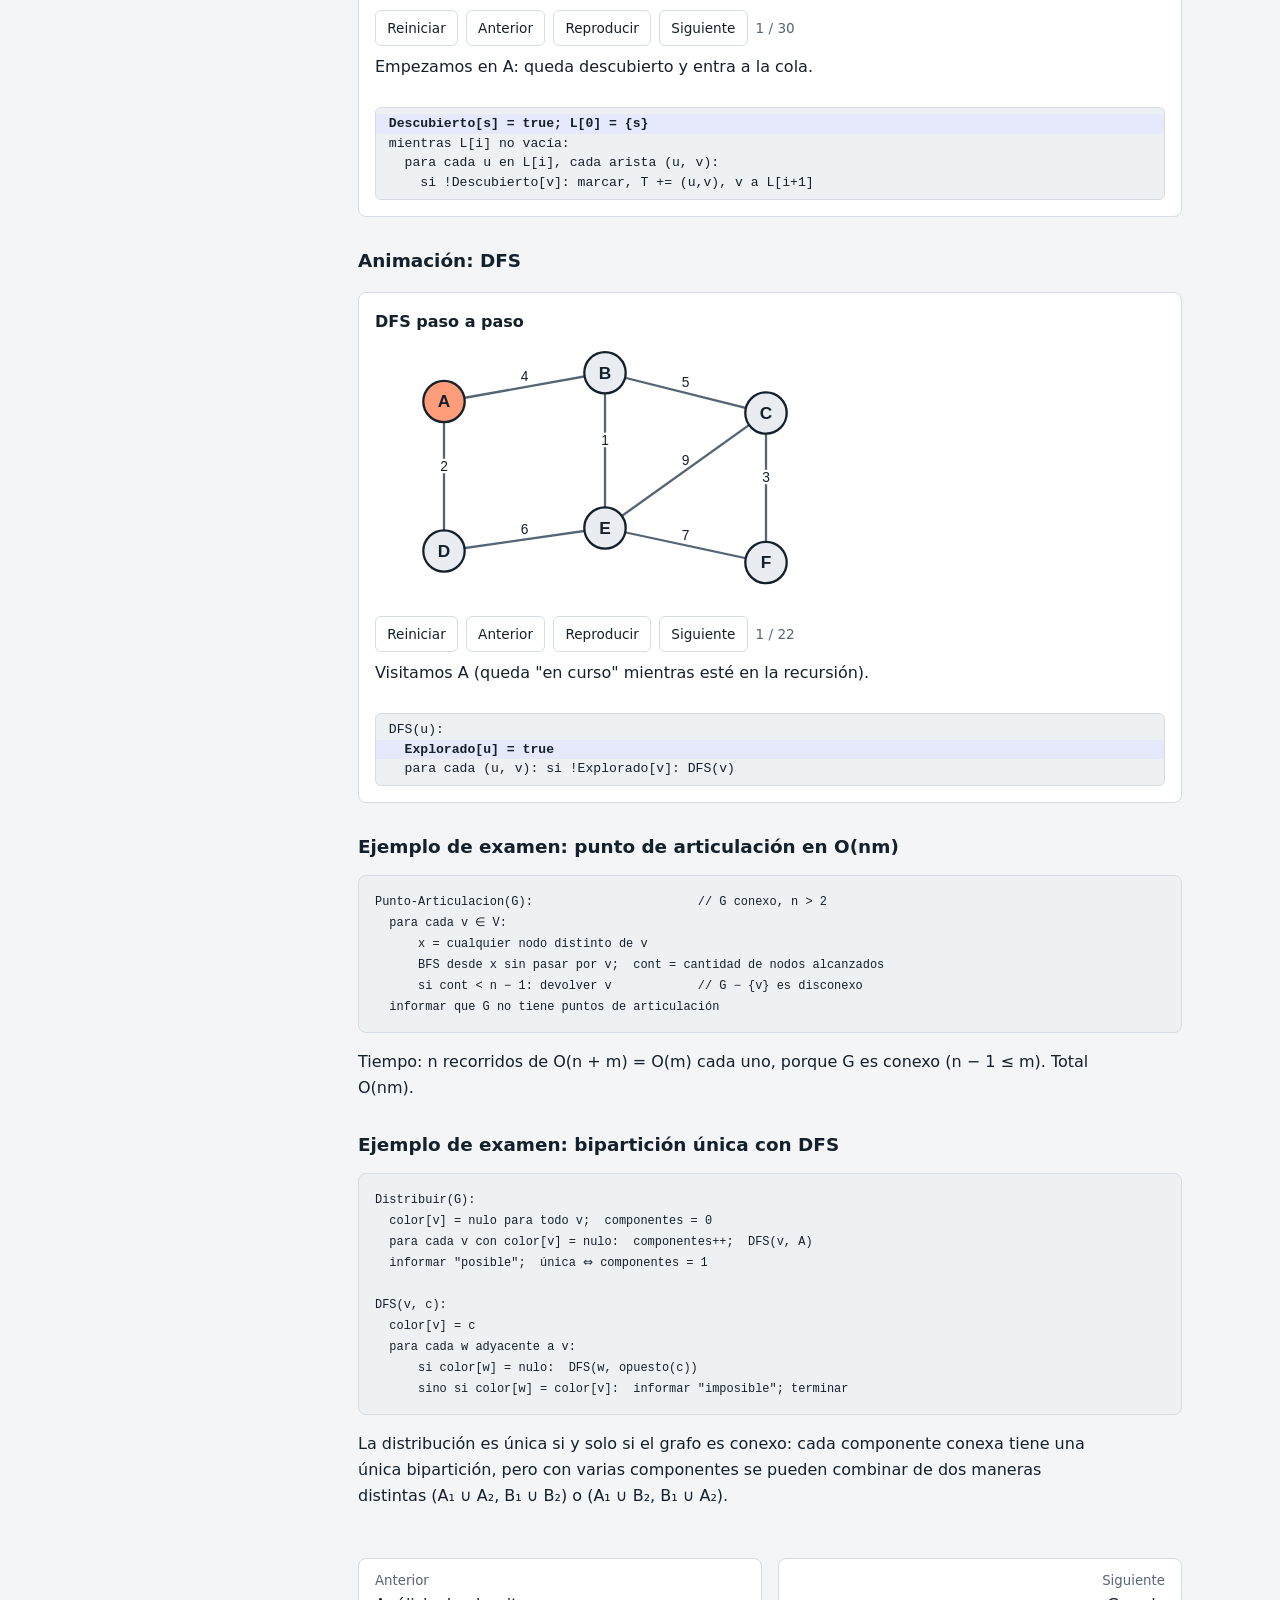
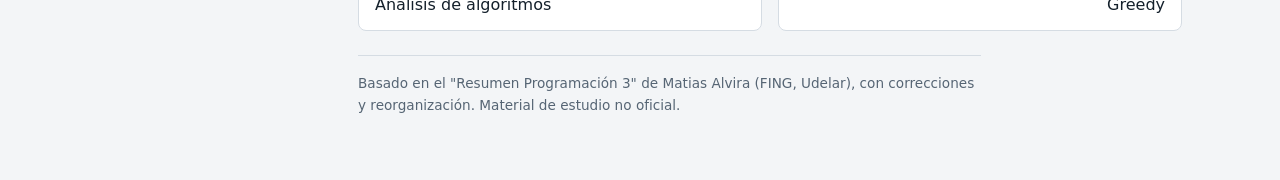
<file: prog3/grafos.html>
<!DOCTYPE html>
<html lang="es"><head><meta charset="utf-8"><meta name="viewport" content="width=device-width, initial-scale=1">
<title>Grafos · Programación 3</title><meta name="description" content="En no dirigidos, la suma de los largos de las listas es 2m = O(m).">
<link rel="icon" href="data:image/svg+xml,<svg xmlns=%22http://www.w3.org/2000/svg%22 viewBox=%220 0 100 100%22><text y=%22.9em%22 font-size=%2290%22>📐</text></svg>">
<link rel="stylesheet" href="../assets/style.css"></head><body><header class="top"><a class="brand" href="../index.html">Apuntes FING</a><nav aria-label="Principal"><a href="../index.html">Materias</a><a href="../prog3/inicio-prog3.html" class=cur>Programación 3</a><button id="th" type="button">Tema</button></nav></header><div class="wrap"><nav class="side" aria-label="Temas"><h1><a href="inicio-prog3.html" style="color:inherit;text-decoration:none">Programación 3</a></h1><ul><li><a href="complejidades.html">Complejidades de un vistazo</a></li><li><a href="emparejamiento-estable.html">Emparejamiento estable</a></li><li><a href="analisis-de-algoritmos.html">Análisis de algoritmos</a></li><li><a href="grafos.html" class=cur>Grafos</a></li><li><a href="greedy.html">Greedy</a></li><li><a href="divide-y-venceras.html">Divide y vencerás</a></li><li><a href="programacion-dinamica.html">Programación dinámica</a></li><li><a href="redes-de-flujo.html">Redes de flujo</a></li><li><a href="intratabilidad.html">Intratabilidad</a></li><li><a href="demostraciones.html">Demostraciones</a></li><li><a href="patrones-de-examen.html">Patrones de examen</a></li></ul><h4>En esta página</h4><ul class="sub"><li><a href="#s1">Representaciones</a></li><li><a href="#s2">BFS</a></li><li><a href="#s3">DFS</a></li><li><a href="#s4">Aplicaciones</a></li><li><a href="#s5">Pseudocódigo: DFS iterativo</a></li><li><a href="#s6">Pseudocódigo: detectar ciclos en un grafo dirigido</a></li><li><a href="#s7">Pseudocódigo: orden topológico</a></li><li><a href="#s8">Animación: BFS</a></li><li><a href="#s9">Animación: DFS</a></li><li><a href="#s10">Ejemplo de examen: punto de articulación en O(nm)</a></li><li><a href="#s11">Ejemplo de examen: bipartición única con DFS</a></li></ul></nav><main><div class="crumb"><a href="../index.html">Materias</a> / <a href="inicio-prog3.html">Programación 3</a> / Grafos</div><div class="note"><strong>Material de estudio no oficial.</strong> Puede tener errores. Ante la duda, consultar la bibliografía del curso o a un docente.</div><section>
<h1 class="t">3. Grafos</h1>
<ul>
<li><strong>Grafo</strong> G = (V, E). No dirigido: relación simétrica. Dirigido: asimétrica.</li>
<li><strong>Camino simple:</strong> sin vértices repetidos. <strong>Ciclo:</strong> camino con k &gt; 2, primeros k − 1 nodos distintos y v₁ = v<sub>k</sub>.</li>
<li><strong>Conexo</strong> (fuertemente conexo en dirigidos): todos alcanzables entre sí.</li>
<li><strong>Distancia:</strong> mínimo número de aristas entre u y v (∞ si no hay camino).</li>
<li><strong>Árbol:</strong> conexo, sin ciclos, con n − 1 aristas. Quitar cualquier arista lo desconecta.</li>
</ul>
<h3 id="s1">Representaciones</h3>
<div class="tw"><table>
<tr><th></th><th>Matriz de adyacencia</th><th>Listas de adyacencia</th></tr>
<tr><td>Espacio</td><td>Θ(n²)</td><td>Θ(n + m)</td></tr>
<tr><td>¿Existe la arista (u, v)?</td><td>O(1)</td><td>O(grado(u)), a lo sumo O(n)</td></tr>
<tr><td>Aristas incidentes a un nodo</td><td>Θ(n)</td><td>Θ(grado)</td></tr>
<tr><td>Cuándo conviene</td><td>Grafos densos</td><td>Grafos con pocas aristas</td></tr>
</table></div>
<p>En no dirigidos, la suma de los largos de las listas es 2m = O(m).</p>
<h3 id="s2">BFS</h3>
<p>Desde s (capa L₀) explora por capas. L<sub>j</sub> contiene los nodos a distancia j de s. Si (x, y) es arista de G con x ∈ L<sub>i</sub> e y ∈ L<sub>j</sub>, entonces |i − j| ≤ 1. El resultado es la componente conexa de s.</p>
<pre><code>BFS(G, s):
  Descubierto[s] = true, el resto false; L[0] = {s}; i = 0; T = ∅
  while L[i] no vacía:
      L[i+1] = ∅
      for u in L[i]:
          for (u, v) incidente a u:
              if !Descubierto[v]: Descubierto[v] = true; T += (u,v); L[i+1] += v
      i++</code></pre>
<h3 id="s3">DFS</h3>
<p>Explora en profundidad recursivamente (o con una pila). Visita los mismos nodos que BFS en otro orden, y el árbol resultante es muy distinto.</p>
<pre><code>DFS(u):
  Explorado[u] = true
  for (u, v) incidente a u:
      if !Explorado[v]: DFS(v)</code></pre>
<p>Ambos corren en <strong>O(n + m)</strong>: cada nodo entra una sola vez a la cola/pila y cada arista se ve desde sus dos extremos. BFS usa cola; DFS iterativo usa pila y un arreglo <code>Padre</code>.</p>
<h3 id="s4">Aplicaciones</h3>
<ul>
<li><strong>Bipartito:</strong> V = V₁ ∪ V₂ disjuntos, con todas las aristas entre V₁ y V₂. Un grafo es bipartito si y solo si no tiene ciclos de largo impar. Con BFS: si hay una arista entre dos nodos de la misma capa, hay un ciclo impar y no es bipartito.</li>
<li><strong>DAG:</strong> dirigido sin ciclos. Admite un <em>orden topológico</em>: ninguna arista apunta hacia atrás.</li>
<li><strong>Detectar ciclos en dirigidos con DFS:</strong> hay ciclo si, explorando los vecinos de x, aparece un nodo que está <em>en la pila de recursión actual</em> (no basta con que esté explorado: eso también ocurre en aristas cruzadas o hacia adelante sin que haya ciclo).</li>
<li><strong>Orden topológico (algoritmo de Kahn):</strong> calcular el grado de entrada de cada nodo; poner en una lista L los de grado 0. Mientras L no esté vacía, sacar un nodo, agregarlo al orden y restarle 1 al grado de entrada de sus vecinos; los que llegan a 0 entran en L.</li>
</ul>
<h3 id="s5">Pseudocódigo: DFS iterativo</h3><pre><code>DFS-Iterativo(G, s):
  S = pila con (s, nulo);  Explorado[*] = false;  T = ∅
  mientras S no vacía:
      (u, padre) = pop(S)
      si !Explorado[u]:
          Explorado[u] = true
          si padre ≠ nulo: T = T ∪ {(padre, u)}
          para cada arista (u, v):  push(S, (v, u))
  devolver T</code></pre><p>Guardar el padre dentro de la pila evita que un <code>Padre[v]</code> global se pise si v se apila varias veces.</p><h3 id="s6">Pseudocódigo: detectar ciclos en un grafo dirigido</h3><pre><code>Hay-Ciclo(G):
  estado[v] = blanco para todo v          // blanco: sin visitar, gris: en la recursión, negro: terminado
  para cada v blanco: DFS(v)

DFS(u):
  estado[u] = gris
  para cada arista (u, v):
      si estado[v] = gris:   hay ciclo (v es ancestro de u)
      si estado[v] = blanco: padre[v] = u;  DFS(v)
  estado[u] = negro</code></pre><h3 id="s7">Pseudocódigo: orden topológico</h3><pre><code>Orden-Topologico(G):
  para cada v: grado[v] = cantidad de aristas entrantes a v
  L = cola con todos los v de grado 0;  OT = []
  mientras L no vacía:
      u = sacar(L);  OT.agregar(u)
      para cada arista (u, v):
          grado[v]--                       // borrado lógico de (u, v)
          si grado[v] = 0: L.agregar(v)
  si |OT| &lt; n: el grafo tiene un ciclo (no es DAG)
  devolver OT</code></pre><p>Cada nodo entra una vez a L y cada arista se descuenta una vez: O(n + m).</p><h3 id="s8">Animación: BFS</h3><div class="anim" data-a="bfs"></div><h3 id="s9">Animación: DFS</h3><div class="anim" data-a="dfs"></div><h3 id="s10">Ejemplo de examen: punto de articulación en O(nm)</h3><pre><code>Punto-Articulacion(G):                       // G conexo, n &gt; 2
  para cada v ∈ V:
      x = cualquier nodo distinto de v
      BFS desde x sin pasar por v;  cont = cantidad de nodos alcanzados
      si cont &lt; n − 1: devolver v            // G − {v} es disconexo
  informar que G no tiene puntos de articulación</code></pre><p>Tiempo: n recorridos de O(n + m) = O(m) cada uno, porque G es conexo (n − 1 ≤ m). Total O(nm).</p><h3 id="s11">Ejemplo de examen: bipartición única con DFS</h3><pre><code>Distribuir(G):
  color[v] = nulo para todo v;  componentes = 0
  para cada v con color[v] = nulo:  componentes++;  DFS(v, A)
  informar &quot;posible&quot;;  única ⇔ componentes = 1

DFS(v, c):
  color[v] = c
  para cada w adyacente a v:
      si color[w] = nulo:  DFS(w, opuesto(c))
      sino si color[w] = color[v]:  informar &quot;imposible&quot;; terminar</code></pre><p>La distribución es única si y solo si el grafo es conexo: cada componente conexa tiene una única bipartición, pero con varias componentes se pueden combinar de dos maneras distintas (A₁ ∪ A₂, B₁ ∪ B₂) o (A₁ ∪ B₂, B₁ ∪ A₂).</p></section><div class="pn"><a href="analisis-de-algoritmos.html"><small>Anterior</small>Análisis de algoritmos</a><a class="n" href="greedy.html"><small>Siguiente</small>Greedy</a></div><footer>Basado en el "Resumen Programación 3" de Matias Alvira (FING, Udelar), con correcciones y reorganización. Material de estudio no oficial.</footer></main></div><script src="../assets/app.js"></script><script src="../assets/anim.js"></script></body></html>
</file>
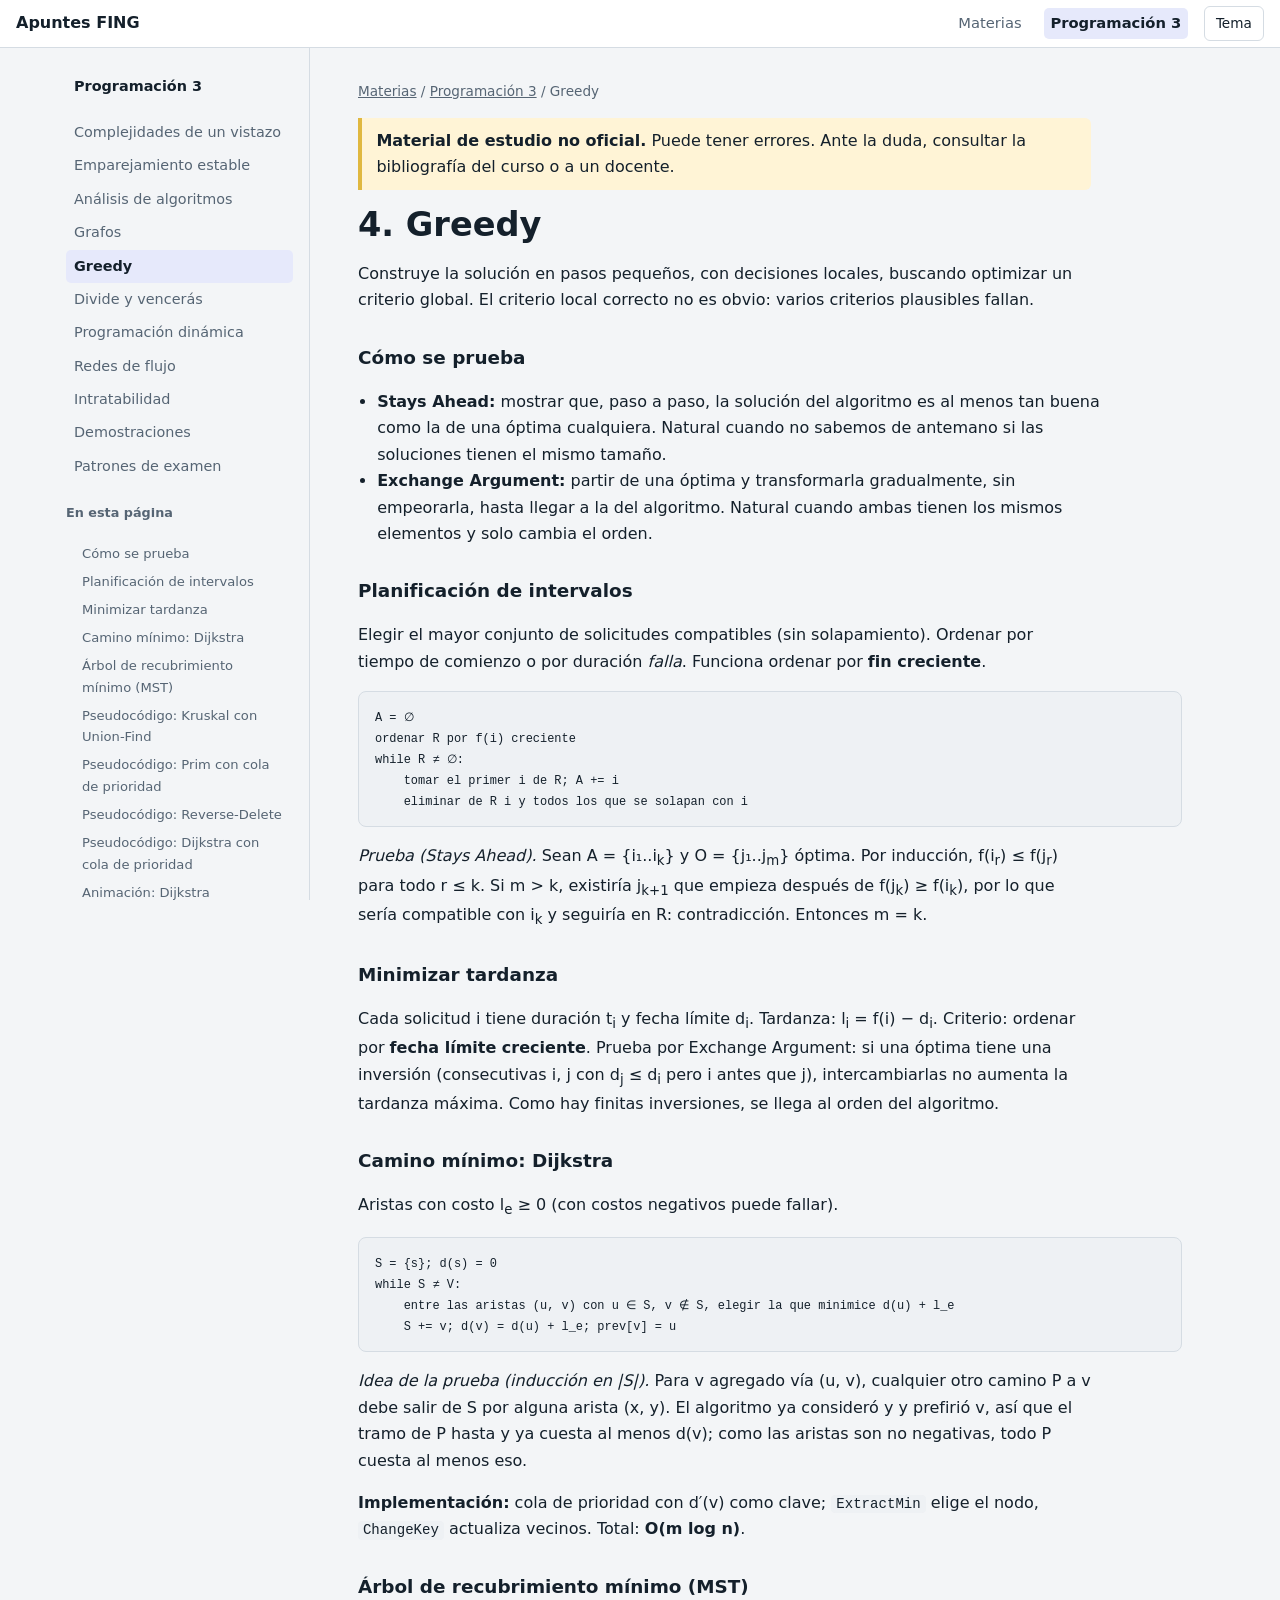
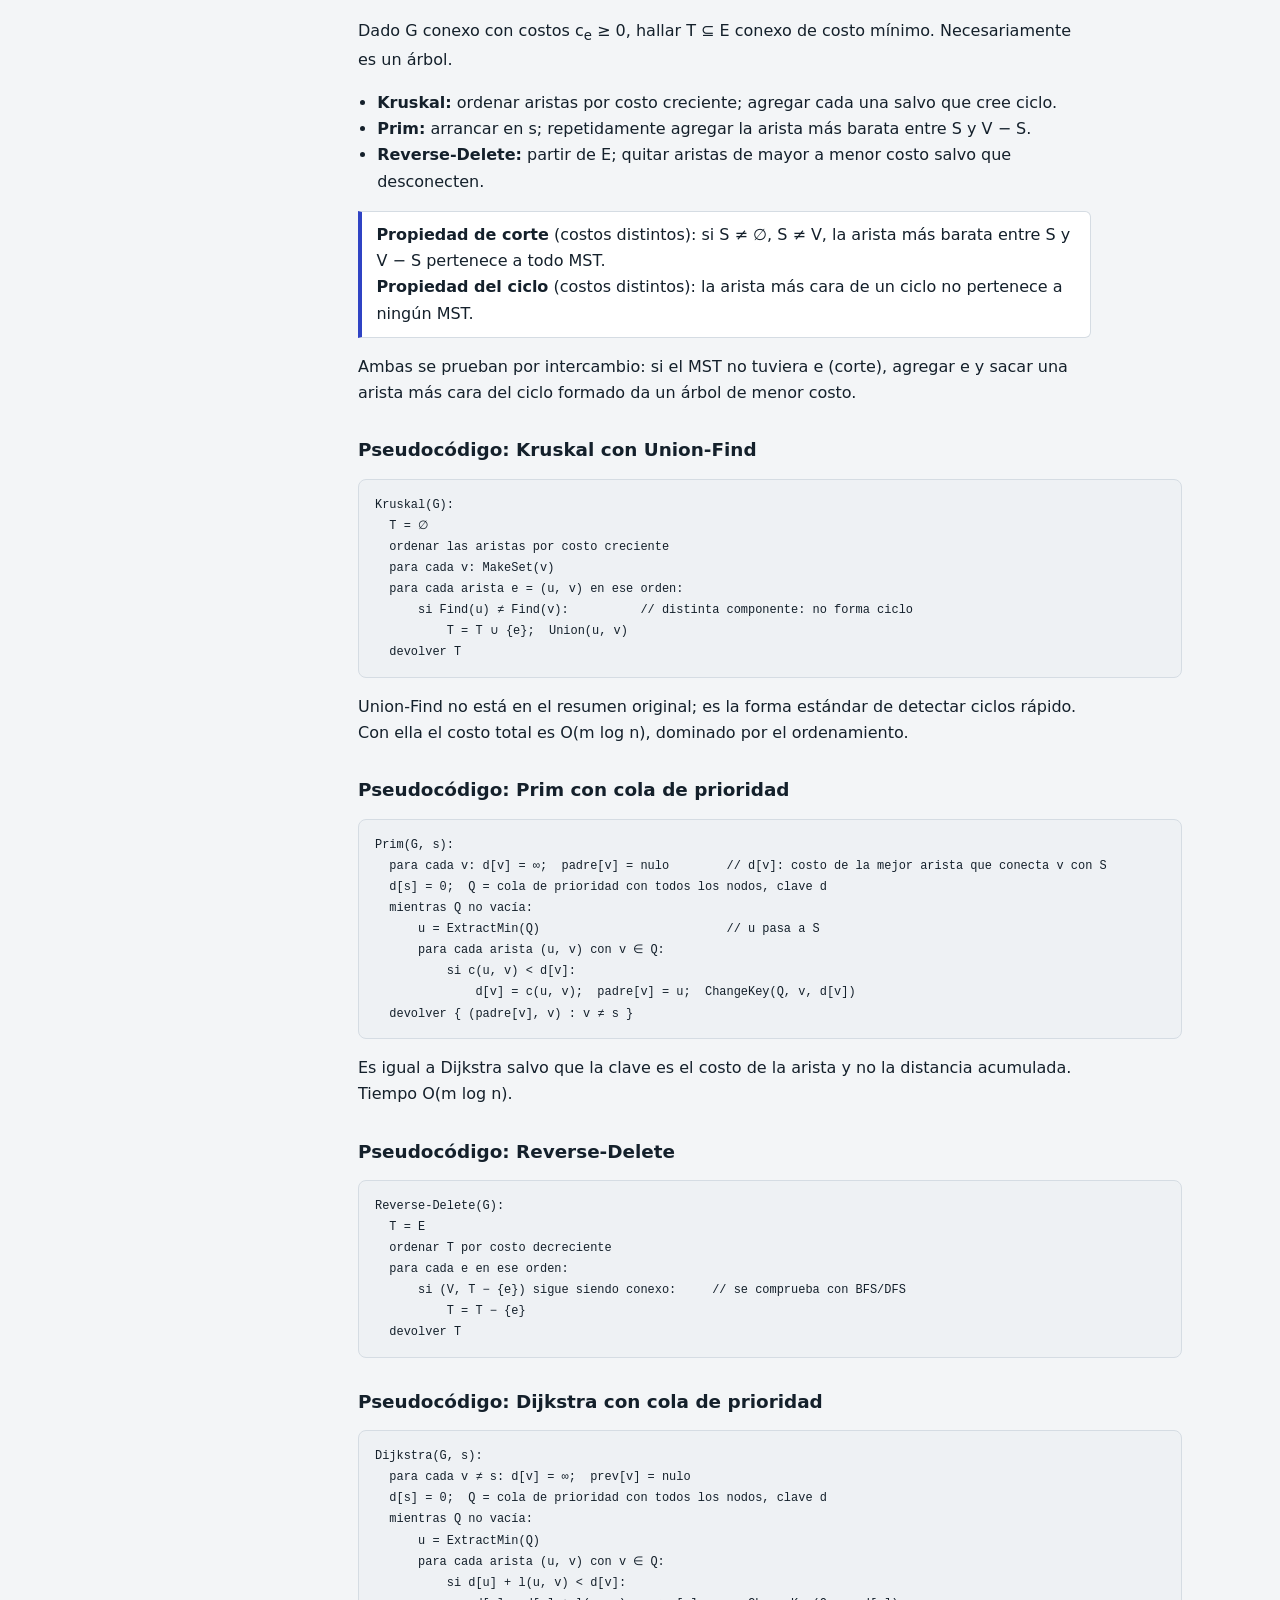
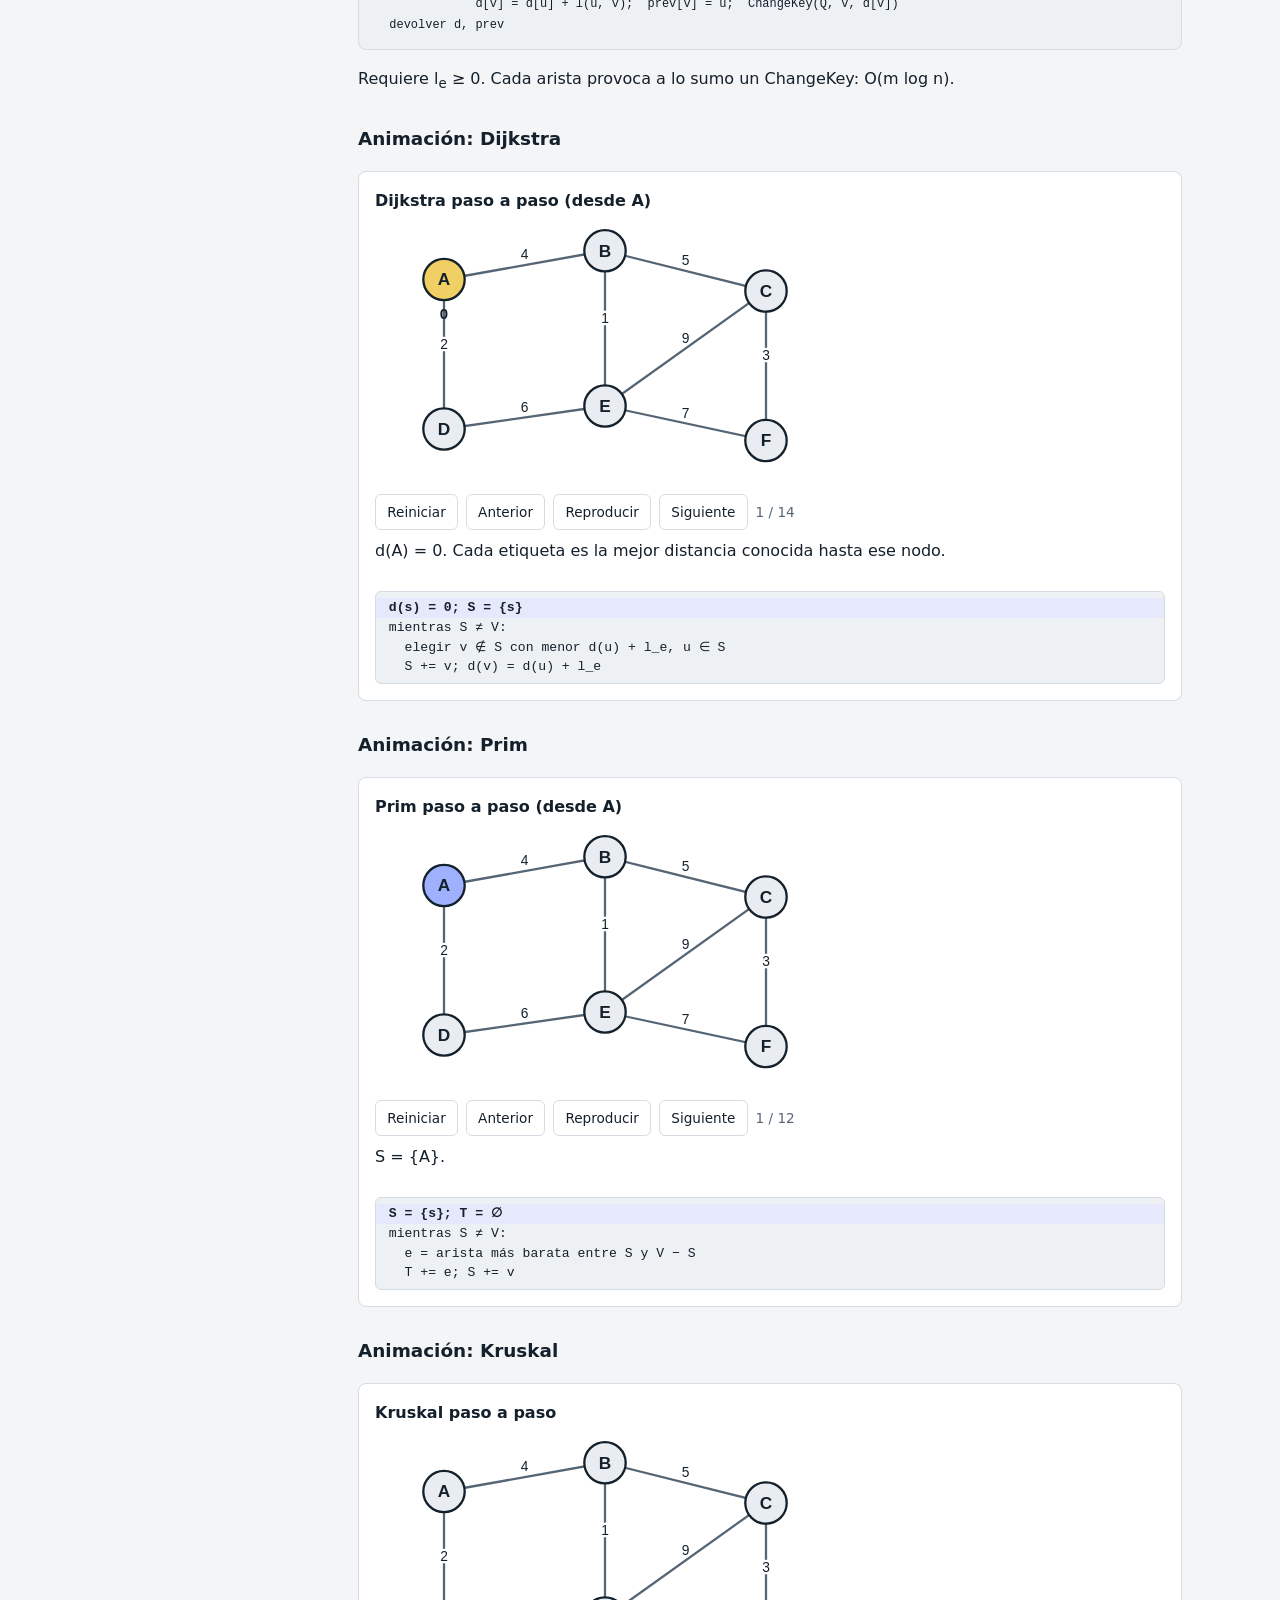
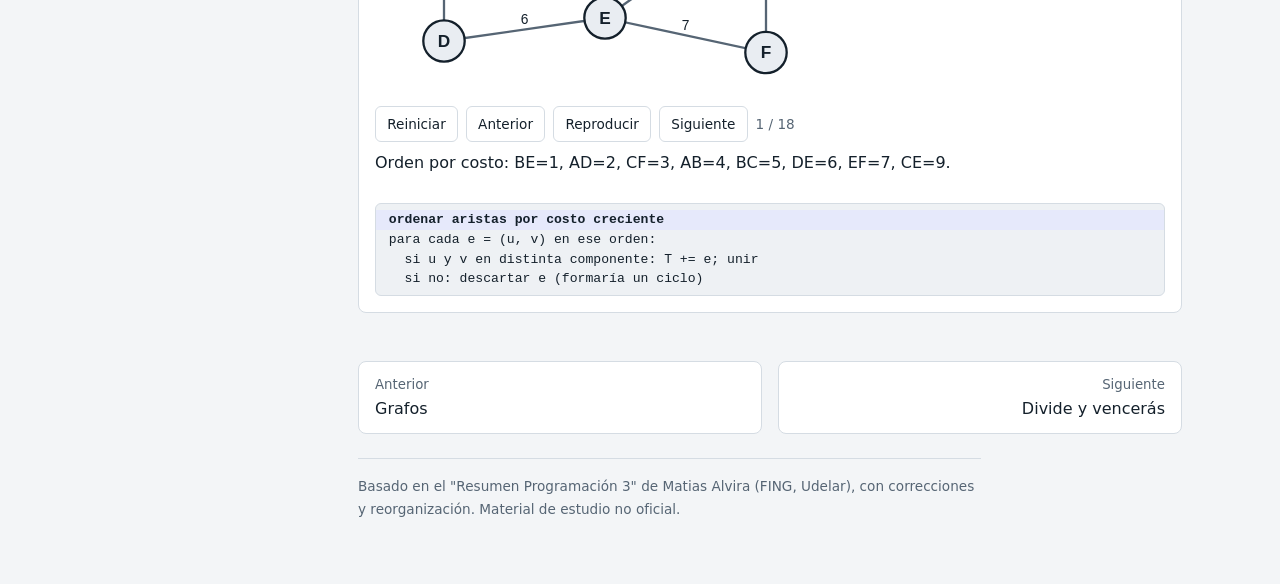
<file: prog3/greedy.html>
<!DOCTYPE html>
<html lang="es"><head><meta charset="utf-8"><meta name="viewport" content="width=device-width, initial-scale=1">
<title>Greedy · Programación 3</title><meta name="description" content="Construye la solución en pasos pequeños, con decisiones locales, buscando optimizar un criterio global. El criterio local correcto no es obv">
<link rel="icon" href="data:image/svg+xml,<svg xmlns=%22http://www.w3.org/2000/svg%22 viewBox=%220 0 100 100%22><text y=%22.9em%22 font-size=%2290%22>📐</text></svg>">
<link rel="stylesheet" href="../assets/style.css"></head><body><header class="top"><a class="brand" href="../index.html">Apuntes FING</a><nav aria-label="Principal"><a href="../index.html">Materias</a><a href="../prog3/inicio-prog3.html" class=cur>Programación 3</a><button id="th" type="button">Tema</button></nav></header><div class="wrap"><nav class="side" aria-label="Temas"><h1><a href="inicio-prog3.html" style="color:inherit;text-decoration:none">Programación 3</a></h1><ul><li><a href="complejidades.html">Complejidades de un vistazo</a></li><li><a href="emparejamiento-estable.html">Emparejamiento estable</a></li><li><a href="analisis-de-algoritmos.html">Análisis de algoritmos</a></li><li><a href="grafos.html">Grafos</a></li><li><a href="greedy.html" class=cur>Greedy</a></li><li><a href="divide-y-venceras.html">Divide y vencerás</a></li><li><a href="programacion-dinamica.html">Programación dinámica</a></li><li><a href="redes-de-flujo.html">Redes de flujo</a></li><li><a href="intratabilidad.html">Intratabilidad</a></li><li><a href="demostraciones.html">Demostraciones</a></li><li><a href="patrones-de-examen.html">Patrones de examen</a></li></ul><h4>En esta página</h4><ul class="sub"><li><a href="#s1">Cómo se prueba</a></li><li><a href="#s2">Planificación de intervalos</a></li><li><a href="#s3">Minimizar tardanza</a></li><li><a href="#s4">Camino mínimo: Dijkstra</a></li><li><a href="#s5">Árbol de recubrimiento mínimo (MST)</a></li><li><a href="#s6">Pseudocódigo: Kruskal con Union-Find</a></li><li><a href="#s7">Pseudocódigo: Prim con cola de prioridad</a></li><li><a href="#s8">Pseudocódigo: Reverse-Delete</a></li><li><a href="#s9">Pseudocódigo: Dijkstra con cola de prioridad</a></li><li><a href="#s10">Animación: Dijkstra</a></li><li><a href="#s11">Animación: Prim</a></li><li><a href="#s12">Animación: Kruskal</a></li></ul></nav><main><div class="crumb"><a href="../index.html">Materias</a> / <a href="inicio-prog3.html">Programación 3</a> / Greedy</div><div class="note"><strong>Material de estudio no oficial.</strong> Puede tener errores. Ante la duda, consultar la bibliografía del curso o a un docente.</div><section>
<h1 class="t">4. Greedy</h1>
<p>Construye la solución en pasos pequeños, con decisiones locales, buscando optimizar un criterio global. El criterio local correcto no es obvio: varios criterios plausibles fallan.</p>
<h3 id="s1">Cómo se prueba</h3>
<ul>
<li><strong>Stays Ahead:</strong> mostrar que, paso a paso, la solución del algoritmo es al menos tan buena como la de una óptima cualquiera. Natural cuando no sabemos de antemano si las soluciones tienen el mismo tamaño.</li>
<li><strong>Exchange Argument:</strong> partir de una óptima y transformarla gradualmente, sin empeorarla, hasta llegar a la del algoritmo. Natural cuando ambas tienen los mismos elementos y solo cambia el orden.</li>
</ul>
<h3 id="s2">Planificación de intervalos</h3>
<p>Elegir el mayor conjunto de solicitudes compatibles (sin solapamiento). Ordenar por tiempo de comienzo o por duración <em>falla</em>. Funciona ordenar por <strong>fin creciente</strong>.</p>
<pre><code>A = ∅
ordenar R por f(i) creciente
while R ≠ ∅:
    tomar el primer i de R; A += i
    eliminar de R i y todos los que se solapan con i</code></pre>
<p><em>Prueba (Stays Ahead).</em> Sean A = {i₁..i<sub>k</sub>} y O = {j₁..j<sub>m</sub>} óptima. Por inducción, f(i<sub>r</sub>) ≤ f(j<sub>r</sub>) para todo r ≤ k. Si m &gt; k, existiría j<sub>k+1</sub> que empieza después de f(j<sub>k</sub>) ≥ f(i<sub>k</sub>), por lo que sería compatible con i<sub>k</sub> y seguiría en R: contradicción. Entonces m = k.</p>
<h3 id="s3">Minimizar tardanza</h3>
<p>Cada solicitud i tiene duración t<sub>i</sub> y fecha límite d<sub>i</sub>. Tardanza: l<sub>i</sub> = f(i) − d<sub>i</sub>. Criterio: ordenar por <strong>fecha límite creciente</strong>. Prueba por Exchange Argument: si una óptima tiene una inversión (consecutivas i, j con d<sub>j</sub> ≤ d<sub>i</sub> pero i antes que j), intercambiarlas no aumenta la tardanza máxima. Como hay finitas inversiones, se llega al orden del algoritmo.</p>
<h3 id="s4">Camino mínimo: Dijkstra</h3>
<p>Aristas con costo l<sub>e</sub> ≥ 0 (con costos negativos puede fallar).</p>
<pre><code>S = {s}; d(s) = 0
while S ≠ V:
    entre las aristas (u, v) con u ∈ S, v ∉ S, elegir la que minimice d(u) + l_e
    S += v; d(v) = d(u) + l_e; prev[v] = u</code></pre>
<p><em>Idea de la prueba (inducción en |S|).</em> Para v agregado vía (u, v), cualquier otro camino P a v debe salir de S por alguna arista (x, y). El algoritmo ya consideró y y prefirió v, así que el tramo de P hasta y ya cuesta al menos d(v); como las aristas son no negativas, todo P cuesta al menos eso.</p>
<p><strong>Implementación:</strong> cola de prioridad con d′(v) como clave; <code>ExtractMin</code> elige el nodo, <code>ChangeKey</code> actualiza vecinos. Total: <strong>O(m log n)</strong>.</p>
<h3 id="s5">Árbol de recubrimiento mínimo (MST)</h3>
<p>Dado G conexo con costos c<sub>e</sub> ≥ 0, hallar T ⊆ E conexo de costo mínimo. Necesariamente es un árbol.</p>
<ul>
<li><strong>Kruskal:</strong> ordenar aristas por costo creciente; agregar cada una salvo que cree ciclo.</li>
<li><strong>Prim:</strong> arrancar en s; repetidamente agregar la arista más barata entre S y V − S.</li>
<li><strong>Reverse-Delete:</strong> partir de E; quitar aristas de mayor a menor costo salvo que desconecten.</li>
</ul>
<div class="def"><strong>Propiedad de corte</strong> (costos distintos): si S ≠ ∅, S ≠ V, la arista más barata entre S y V − S pertenece a todo MST.<br><strong>Propiedad del ciclo</strong> (costos distintos): la arista más cara de un ciclo no pertenece a ningún MST.</div>
<p>Ambas se prueban por intercambio: si el MST no tuviera e (corte), agregar e y sacar una arista más cara del ciclo formado da un árbol de menor costo.</p>
<h3 id="s6">Pseudocódigo: Kruskal con Union-Find</h3><pre><code>Kruskal(G):
  T = ∅
  ordenar las aristas por costo creciente
  para cada v: MakeSet(v)
  para cada arista e = (u, v) en ese orden:
      si Find(u) ≠ Find(v):          // distinta componente: no forma ciclo
          T = T ∪ {e};  Union(u, v)
  devolver T</code></pre><p>Union-Find no está en el resumen original; es la forma estándar de detectar ciclos rápido. Con ella el costo total es O(m log n), dominado por el ordenamiento.</p><h3 id="s7">Pseudocódigo: Prim con cola de prioridad</h3><pre><code>Prim(G, s):
  para cada v: d[v] = ∞;  padre[v] = nulo        // d[v]: costo de la mejor arista que conecta v con S
  d[s] = 0;  Q = cola de prioridad con todos los nodos, clave d
  mientras Q no vacía:
      u = ExtractMin(Q)                          // u pasa a S
      para cada arista (u, v) con v ∈ Q:
          si c(u, v) &lt; d[v]:
              d[v] = c(u, v);  padre[v] = u;  ChangeKey(Q, v, d[v])
  devolver { (padre[v], v) : v ≠ s }</code></pre><p>Es igual a Dijkstra salvo que la clave es el costo de la arista y no la distancia acumulada. Tiempo O(m log n).</p><h3 id="s8">Pseudocódigo: Reverse-Delete</h3><pre><code>Reverse-Delete(G):
  T = E
  ordenar T por costo decreciente
  para cada e en ese orden:
      si (V, T − {e}) sigue siendo conexo:     // se comprueba con BFS/DFS
          T = T − {e}
  devolver T</code></pre><h3 id="s9">Pseudocódigo: Dijkstra con cola de prioridad</h3><pre><code>Dijkstra(G, s):
  para cada v ≠ s: d[v] = ∞;  prev[v] = nulo
  d[s] = 0;  Q = cola de prioridad con todos los nodos, clave d
  mientras Q no vacía:
      u = ExtractMin(Q)
      para cada arista (u, v) con v ∈ Q:
          si d[u] + l(u, v) &lt; d[v]:
              d[v] = d[u] + l(u, v);  prev[v] = u;  ChangeKey(Q, v, d[v])
  devolver d, prev</code></pre><p>Requiere l<sub>e</sub> ≥ 0. Cada arista provoca a lo sumo un ChangeKey: O(m log n).</p><h3 id="s10">Animación: Dijkstra</h3><div class="anim" data-a="dij"></div><h3 id="s11">Animación: Prim</h3><div class="anim" data-a="prim"></div><h3 id="s12">Animación: Kruskal</h3><div class="anim" data-a="kru"></div></section><div class="pn"><a href="grafos.html"><small>Anterior</small>Grafos</a><a class="n" href="divide-y-venceras.html"><small>Siguiente</small>Divide y vencerás</a></div><footer>Basado en el "Resumen Programación 3" de Matias Alvira (FING, Udelar), con correcciones y reorganización. Material de estudio no oficial.</footer></main></div><script src="../assets/app.js"></script><script src="../assets/anim.js"></script></body></html>
</file>
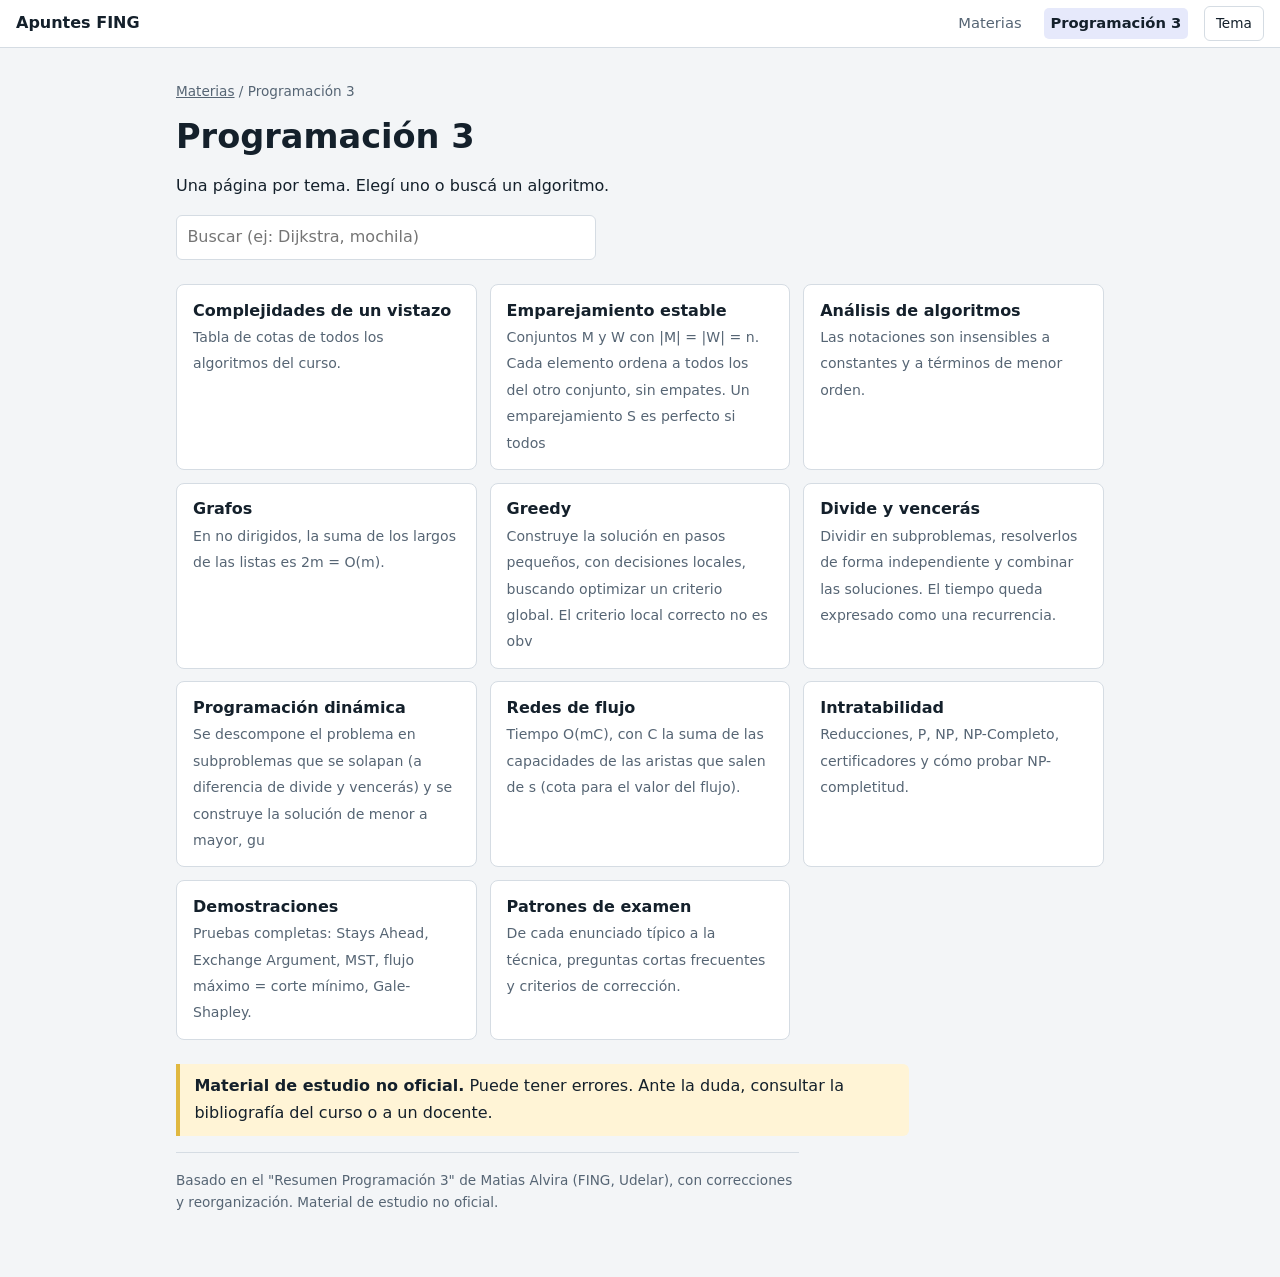
<file: prog3/inicio-prog3.html>
<!DOCTYPE html>
<html lang="es"><head><meta charset="utf-8"><meta name="viewport" content="width=device-width, initial-scale=1">
<title>Programación 3 · Apuntes FING</title><meta name="description" content="Guía de estudio de Programación 3 por tema.">
<link rel="icon" href="data:image/svg+xml,<svg xmlns=%22http://www.w3.org/2000/svg%22 viewBox=%220 0 100 100%22><text y=%22.9em%22 font-size=%2290%22>📐</text></svg>">
<link rel="stylesheet" href="../assets/style.css"></head><body><header class="top"><a class="brand" href="../index.html">Apuntes FING</a><nav aria-label="Principal"><a href="../index.html">Materias</a><a href="../prog3/inicio-prog3.html" class=cur>Programación 3</a><button id="th" type="button">Tema</button></nav></header><div class="solo"><div class="crumb"><a href="../index.html">Materias</a> / Programación 3</div><h1 class="t">Programación 3</h1><p>Una página por tema. Elegí uno o buscá un algoritmo.</p><input id="q" type="search" placeholder="Buscar (ej: Dijkstra, mochila)" aria-label="Buscar" style="width:100%;max-width:420px;padding:.5rem .65rem;border:1px solid var(--line);border-radius:6px;background:var(--surf);color:var(--ink);font:inherit"><ul class="cards"><li data-t="Complejidades de un vistazo Cotas complejidades resumen tabla Tabla de cotas de todos los algoritmos del curso."><a href="complejidades.html"><b>Complejidades de un vistazo</b><span>Tabla de cotas de todos los algoritmos del curso.</span></a></li><li data-t="Emparejamiento estable Emparejamiento estable Gale-Shapley Conjuntos M y W con |M| = |W| = n. Cada elemento ordena a todos los del otro conjunto, sin empates. Un emparejamiento S es perfecto si todos"><a href="emparejamiento-estable.html"><b>Emparejamiento estable</b><span>Conjuntos M y W con |M| = |W| = n. Cada elemento ordena a todos los del otro conjunto, sin empates. Un emparejamiento S es perfecto si todos</span></a></li><li data-t="Análisis de algoritmos Análisis de algoritmos notación O Omega Theta Las notaciones son insensibles a constantes y a términos de menor orden."><a href="analisis-de-algoritmos.html"><b>Análisis de algoritmos</b><span>Las notaciones son insensibles a constantes y a términos de menor orden.</span></a></li><li data-t="Grafos Grafos BFS DFS bipartito DAG orden topológico adyacencia En no dirigidos, la suma de los largos de las listas es 2m = O(m)."><a href="grafos.html"><b>Grafos</b><span>En no dirigidos, la suma de los largos de las listas es 2m = O(m).</span></a></li><li data-t="Greedy Greedy intervalos Dijkstra Kruskal Prim árbol recubrimiento tardanza Construye la solución en pasos pequeños, con decisiones locales, buscando optimizar un criterio global. El criterio local correcto no es obv"><a href="greedy.html"><b>Greedy</b><span>Construye la solución en pasos pequeños, con decisiones locales, buscando optimizar un criterio global. El criterio local correcto no es obv</span></a></li><li data-t="Divide y vencerás Divide y vencerás recurrencias MergeSort inversiones Dividir en subproblemas, resolverlos de forma independiente y combinar las soluciones. El tiempo queda expresado como una recurrencia."><a href="divide-y-venceras.html"><b>Divide y vencerás</b><span>Dividir en subproblemas, resolverlos de forma independiente y combinar las soluciones. El tiempo queda expresado como una recurrencia.</span></a></li><li data-t="Programación dinámica Programación dinámica memoización mochila intervalos ponderados ARN alineación mínimos cuadrados Se descompone el problema en subproblemas que se solapan (a diferencia de divide y vencerás) y se construye la solución de menor a mayor, gu"><a href="programacion-dinamica.html"><b>Programación dinámica</b><span>Se descompone el problema en subproblemas que se solapan (a diferencia de divide y vencerás) y se construye la solución de menor a mayor, gu</span></a></li><li data-t="Redes de flujo Redes de flujo Ford-Fulkerson corte mínimo grafo residual Tiempo O(mC), con C la suma de las capacidades de las aristas que salen de s (cota para el valor del flujo)."><a href="redes-de-flujo.html"><b>Redes de flujo</b><span>Tiempo O(mC), con C la suma de las capacidades de las aristas que salen de s (cota para el valor del flujo).</span></a></li><li data-t="Intratabilidad Intratabilidad NP reducciones certificador NP-completo SAT 3-SAT Independent Set Vertex Cover Reducciones, P, NP, NP-Completo, certificadores y cómo probar NP-completitud."><a href="intratabilidad.html"><b>Intratabilidad</b><span>Reducciones, P, NP, NP-Completo, certificadores y cómo probar NP-completitud.</span></a></li><li data-t="Demostraciones stays ahead exchange argument demostraciones pruebas gale-shapley flujo corte Pruebas completas: Stays Ahead, Exchange Argument, MST, flujo máximo = corte mínimo, Gale-Shapley."><a href="demostraciones.html"><b>Demostraciones</b><span>Pruebas completas: Stays Ahead, Exchange Argument, MST, flujo máximo = corte mínimo, Gale-Shapley.</span></a></li><li data-t="Patrones de examen examen patrones parcial preguntas correctores De cada enunciado típico a la técnica, preguntas cortas frecuentes y criterios de corrección."><a href="patrones-de-examen.html"><b>Patrones de examen</b><span>De cada enunciado típico a la técnica, preguntas cortas frecuentes y criterios de corrección.</span></a></li></ul><div class="note"><strong>Material de estudio no oficial.</strong> Puede tener errores. Ante la duda, consultar la bibliografía del curso o a un docente.</div><footer>Basado en el "Resumen Programación 3" de Matias Alvira (FING, Udelar), con correcciones y reorganización. Material de estudio no oficial.</footer></div><script src="../assets/app.js"></script><script src="../assets/anim.js"></script></body></html>
</file>
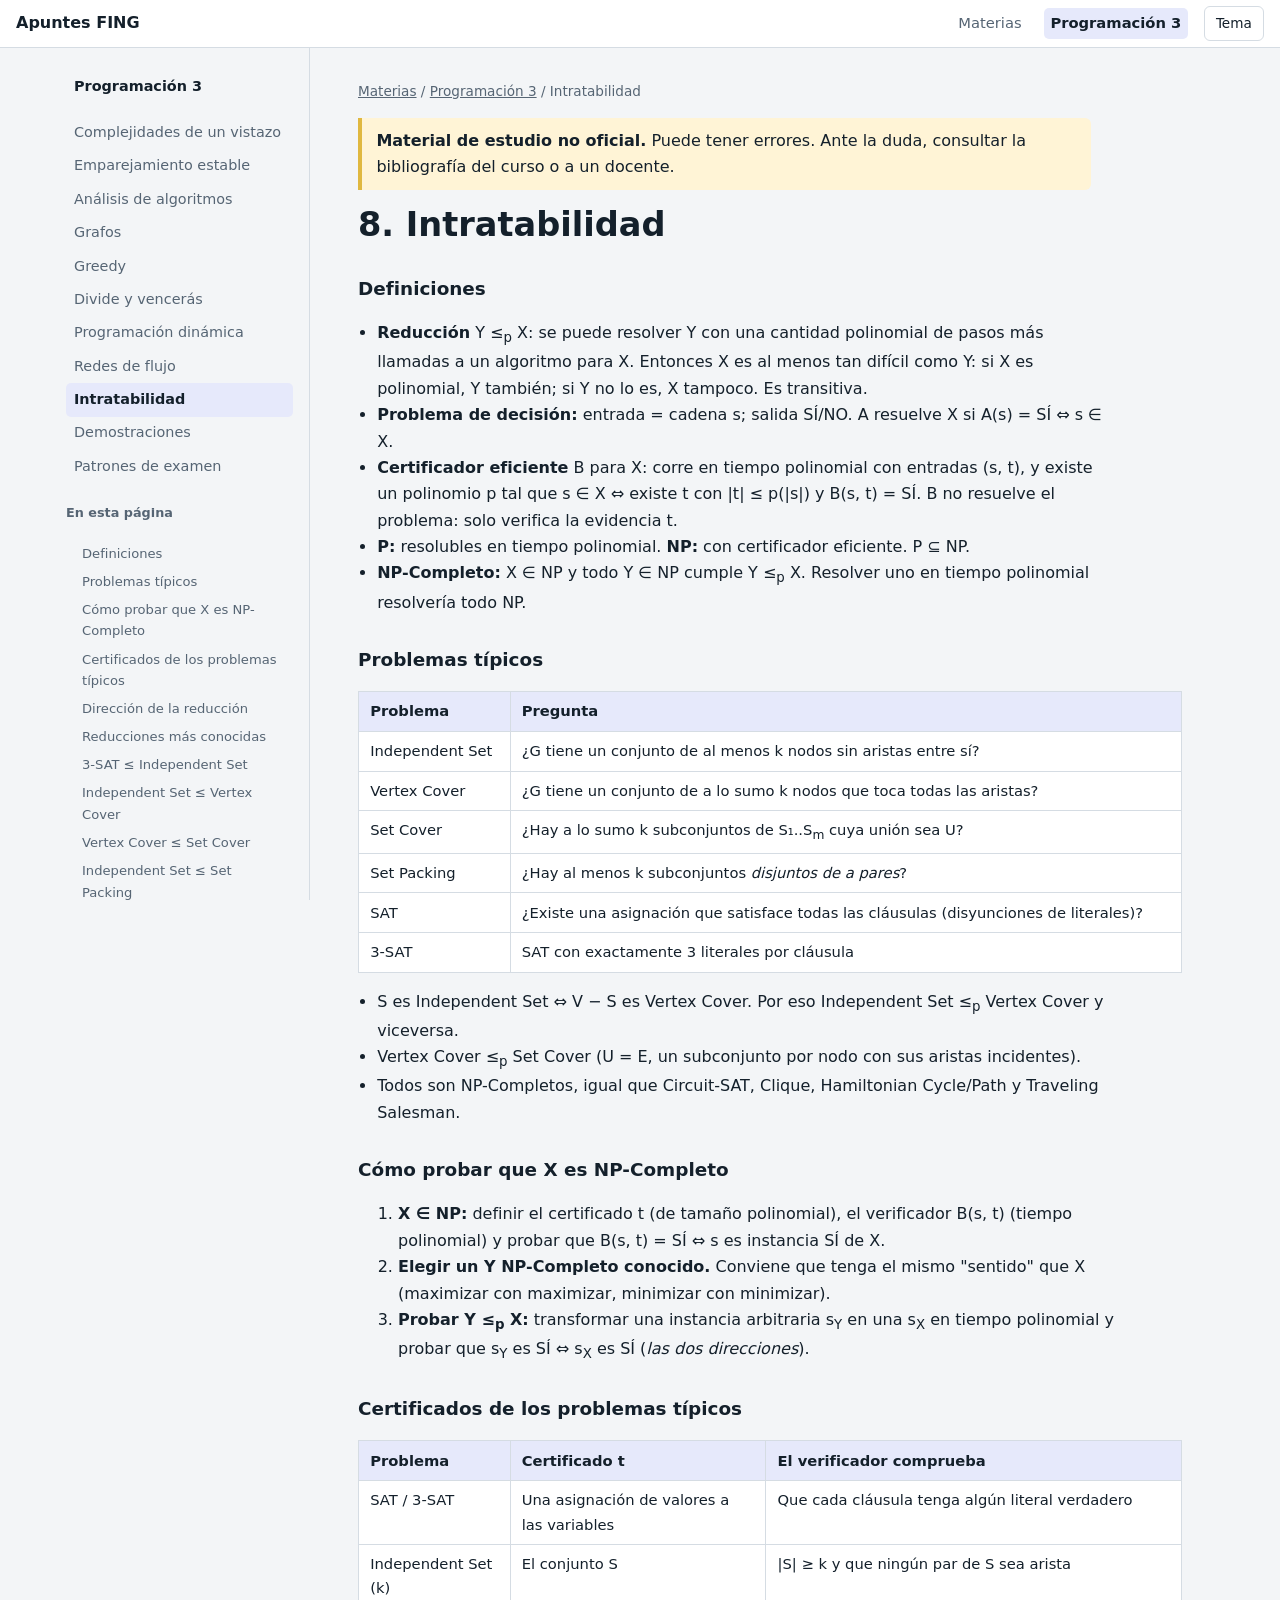
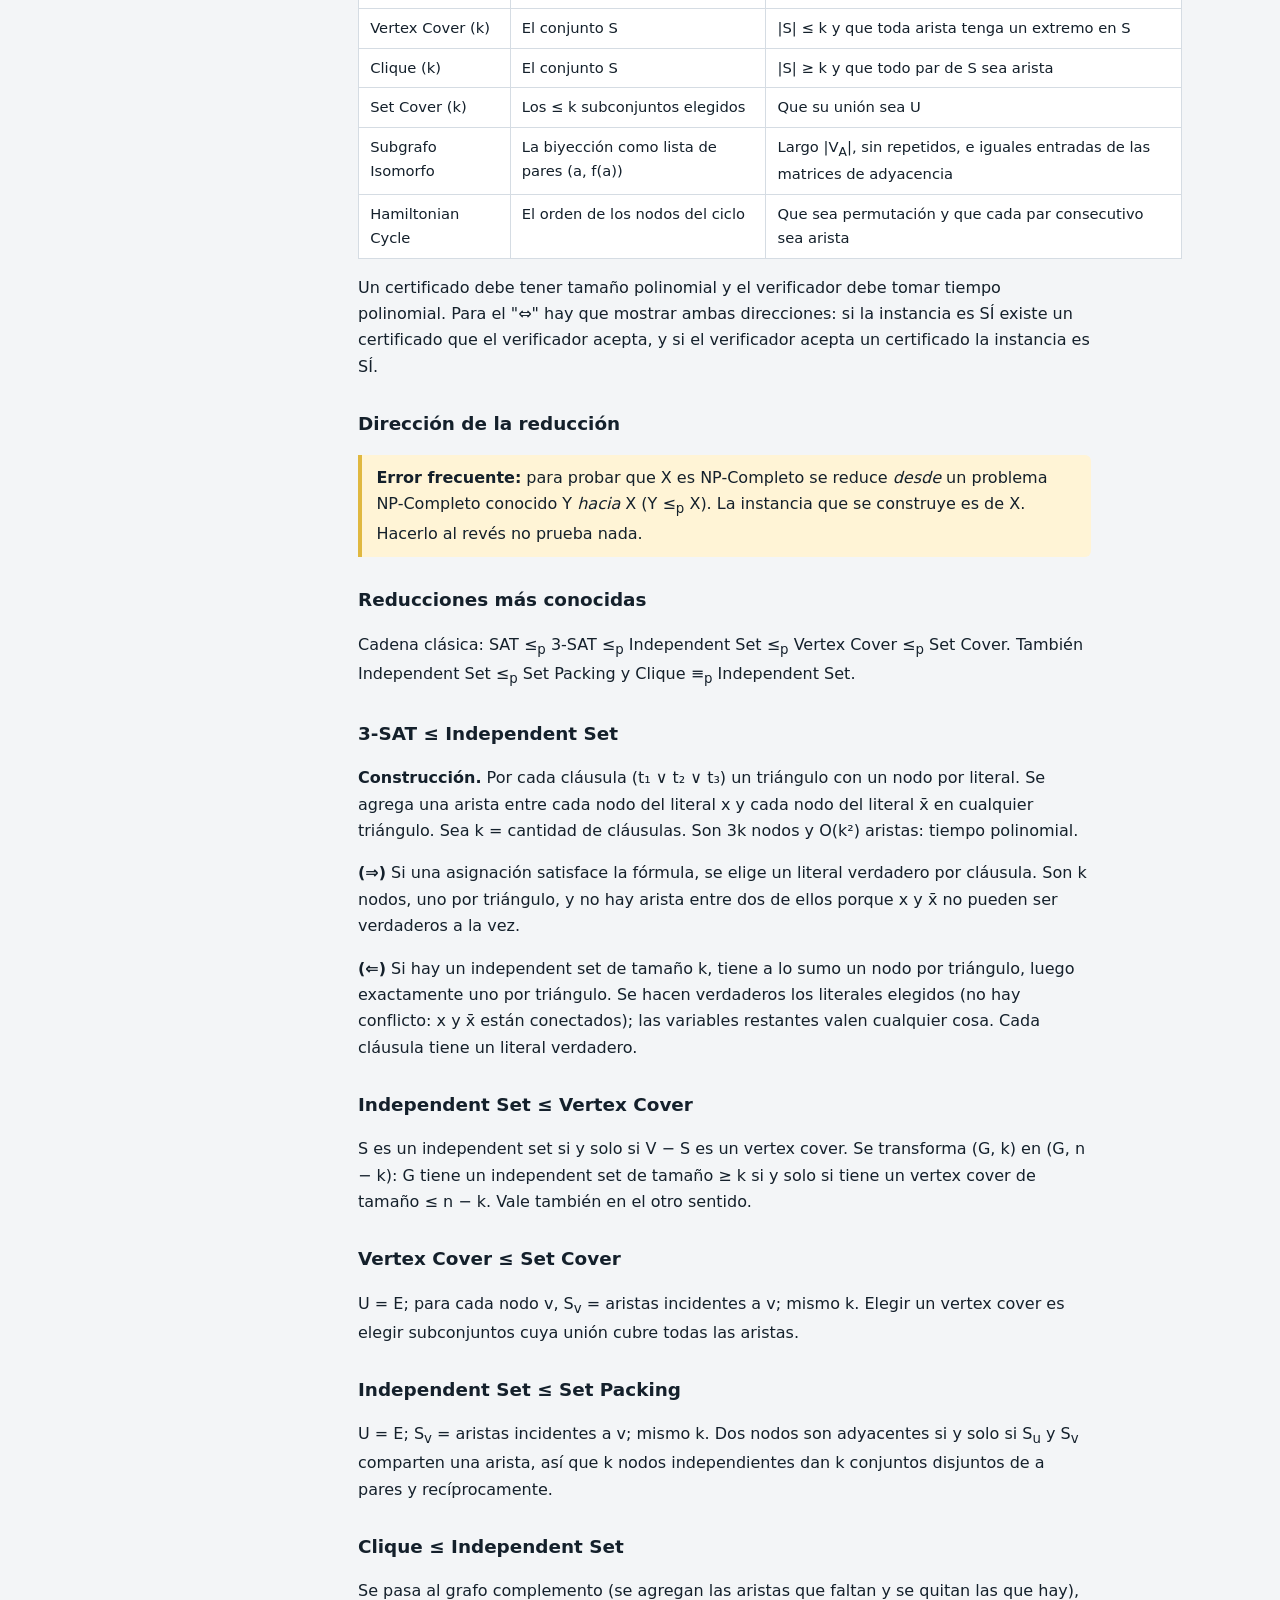
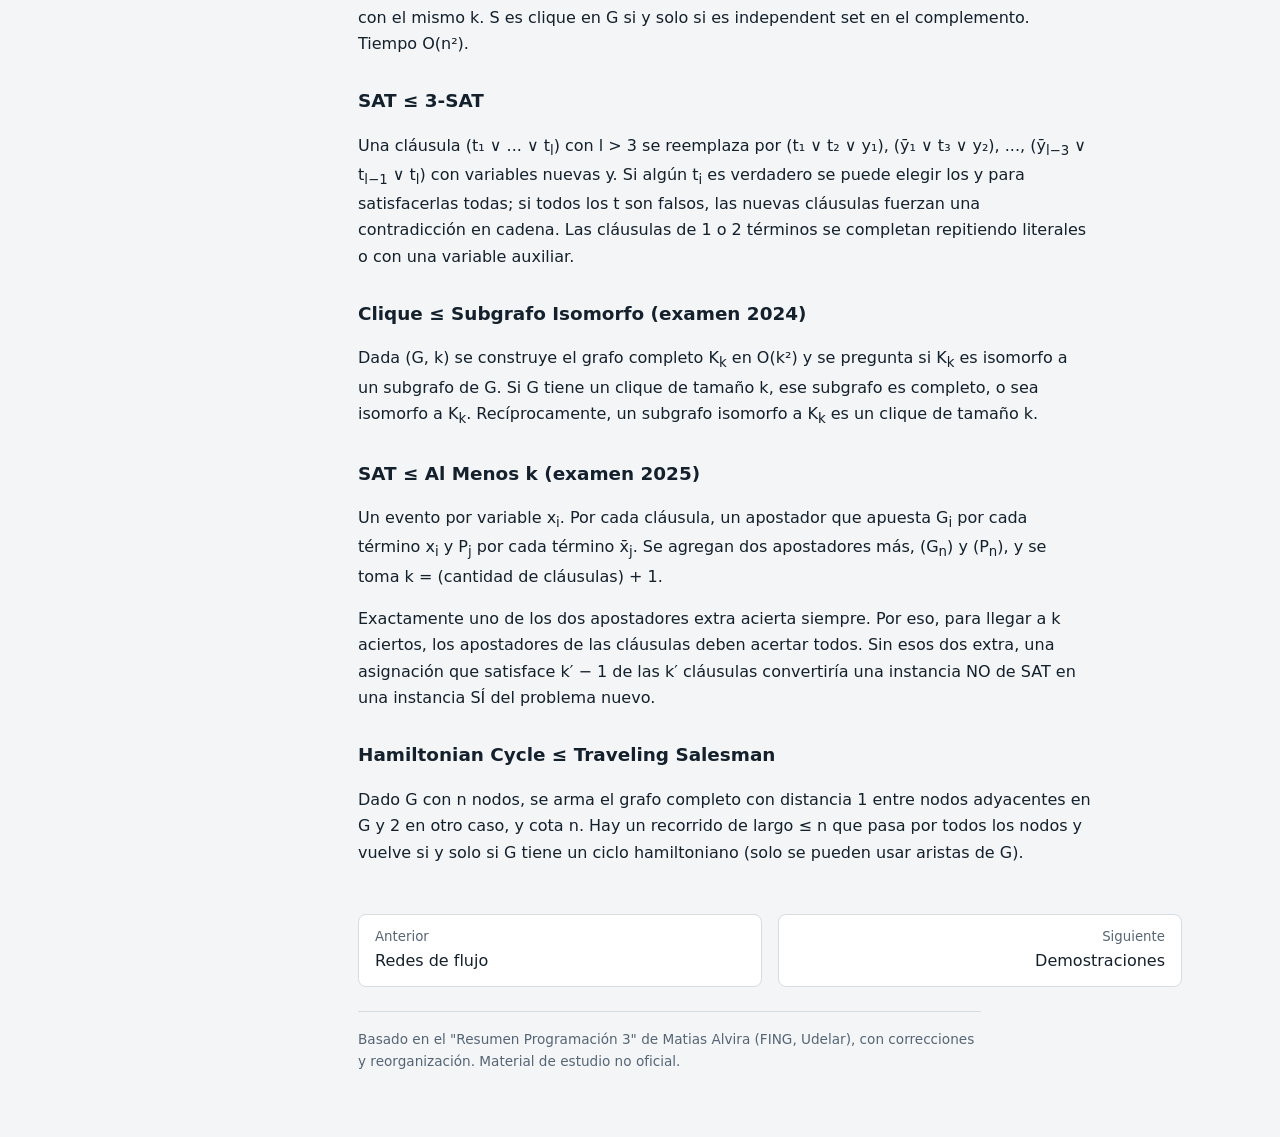
<file: prog3/intratabilidad.html>
<!DOCTYPE html>
<html lang="es"><head><meta charset="utf-8"><meta name="viewport" content="width=device-width, initial-scale=1">
<title>Intratabilidad · Programación 3</title><meta name="description" content="Reducciones, P, NP, NP-Completo, certificadores y cómo probar NP-completitud.">
<link rel="icon" href="data:image/svg+xml,<svg xmlns=%22http://www.w3.org/2000/svg%22 viewBox=%220 0 100 100%22><text y=%22.9em%22 font-size=%2290%22>📐</text></svg>">
<link rel="stylesheet" href="../assets/style.css"></head><body><header class="top"><a class="brand" href="../index.html">Apuntes FING</a><nav aria-label="Principal"><a href="../index.html">Materias</a><a href="../prog3/inicio-prog3.html" class=cur>Programación 3</a><button id="th" type="button">Tema</button></nav></header><div class="wrap"><nav class="side" aria-label="Temas"><h1><a href="inicio-prog3.html" style="color:inherit;text-decoration:none">Programación 3</a></h1><ul><li><a href="complejidades.html">Complejidades de un vistazo</a></li><li><a href="emparejamiento-estable.html">Emparejamiento estable</a></li><li><a href="analisis-de-algoritmos.html">Análisis de algoritmos</a></li><li><a href="grafos.html">Grafos</a></li><li><a href="greedy.html">Greedy</a></li><li><a href="divide-y-venceras.html">Divide y vencerás</a></li><li><a href="programacion-dinamica.html">Programación dinámica</a></li><li><a href="redes-de-flujo.html">Redes de flujo</a></li><li><a href="intratabilidad.html" class=cur>Intratabilidad</a></li><li><a href="demostraciones.html">Demostraciones</a></li><li><a href="patrones-de-examen.html">Patrones de examen</a></li></ul><h4>En esta página</h4><ul class="sub"><li><a href="#s1">Definiciones</a></li><li><a href="#s2">Problemas típicos</a></li><li><a href="#s3">Cómo probar que X es NP-Completo</a></li><li><a href="#s4">Certificados de los problemas típicos</a></li><li><a href="#s5">Dirección de la reducción</a></li><li><a href="#s6">Reducciones más conocidas</a></li><li><a href="#s7">3-SAT ≤ Independent Set</a></li><li><a href="#s8">Independent Set ≤ Vertex Cover</a></li><li><a href="#s9">Vertex Cover ≤ Set Cover</a></li><li><a href="#s10">Independent Set ≤ Set Packing</a></li><li><a href="#s11">Clique ≤ Independent Set</a></li><li><a href="#s12">SAT ≤ 3-SAT</a></li><li><a href="#s13">Clique ≤ Subgrafo Isomorfo (examen 2024)</a></li><li><a href="#s14">SAT ≤ Al Menos k (examen 2025)</a></li><li><a href="#s15">Hamiltonian Cycle ≤ Traveling Salesman</a></li></ul></nav><main><div class="crumb"><a href="../index.html">Materias</a> / <a href="inicio-prog3.html">Programación 3</a> / Intratabilidad</div><div class="note"><strong>Material de estudio no oficial.</strong> Puede tener errores. Ante la duda, consultar la bibliografía del curso o a un docente.</div><section>
<h1 class="t">8. Intratabilidad</h1>
<h3 id="s1">Definiciones</h3>
<ul>
<li><strong>Reducción</strong> Y ≤<sub>p</sub> X: se puede resolver Y con una cantidad polinomial de pasos más llamadas a un algoritmo para X. Entonces X es al menos tan difícil como Y: si X es polinomial, Y también; si Y no lo es, X tampoco. Es transitiva.</li>
<li><strong>Problema de decisión:</strong> entrada = cadena s; salida SÍ/NO. A resuelve X si A(s) = SÍ ⇔ s ∈ X.</li>
<li><strong>Certificador eficiente</strong> B para X: corre en tiempo polinomial con entradas (s, t), y existe un polinomio p tal que s ∈ X ⇔ existe t con |t| ≤ p(|s|) y B(s, t) = SÍ. B no resuelve el problema: solo verifica la evidencia t.</li>
<li><strong>P:</strong> resolubles en tiempo polinomial. <strong>NP:</strong> con certificador eficiente. P ⊆ NP.</li>
<li><strong>NP-Completo:</strong> X ∈ NP y todo Y ∈ NP cumple Y ≤<sub>p</sub> X. Resolver uno en tiempo polinomial resolvería todo NP.</li>
</ul>
<h3 id="s2">Problemas típicos</h3>
<div class="tw"><table>
<tr><th>Problema</th><th>Pregunta</th></tr>
<tr><td>Independent Set</td><td>¿G tiene un conjunto de al menos k nodos sin aristas entre sí?</td></tr>
<tr><td>Vertex Cover</td><td>¿G tiene un conjunto de a lo sumo k nodos que toca todas las aristas?</td></tr>
<tr><td>Set Cover</td><td>¿Hay a lo sumo k subconjuntos de S₁..S<sub>m</sub> cuya unión sea U?</td></tr>
<tr><td>Set Packing</td><td>¿Hay al menos k subconjuntos <em>disjuntos de a pares</em>?</td></tr>
<tr><td>SAT</td><td>¿Existe una asignación que satisface todas las cláusulas (disyunciones de literales)?</td></tr>
<tr><td>3-SAT</td><td>SAT con exactamente 3 literales por cláusula</td></tr>
</table></div>
<ul>
<li>S es Independent Set ⇔ V − S es Vertex Cover. Por eso Independent Set ≤<sub>p</sub> Vertex Cover y viceversa.</li>
<li>Vertex Cover ≤<sub>p</sub> Set Cover (U = E, un subconjunto por nodo con sus aristas incidentes).</li>
<li>Todos son NP-Completos, igual que Circuit-SAT, Clique, Hamiltonian Cycle/Path y Traveling Salesman.</li>
</ul>
<h3 id="s3">Cómo probar que X es NP-Completo</h3>
<ol>
<li><strong>X ∈ NP:</strong> definir el certificado t (de tamaño polinomial), el verificador B(s, t) (tiempo polinomial) y probar que B(s, t) = SÍ ⇔ s es instancia SÍ de X.</li>
<li><strong>Elegir un Y NP-Completo conocido.</strong> Conviene que tenga el mismo "sentido" que X (maximizar con maximizar, minimizar con minimizar).</li>
<li><strong>Probar Y ≤<sub>p</sub> X:</strong> transformar una instancia arbitraria s<sub>Y</sub> en una s<sub>X</sub> en tiempo polinomial y probar que s<sub>Y</sub> es SÍ ⇔ s<sub>X</sub> es SÍ (<em>las dos direcciones</em>).</li>
</ol>
<h3 id="s4">Certificados de los problemas típicos</h3><div class="tw"><table><tr><th>Problema</th><th>Certificado t</th><th>El verificador comprueba</th></tr><tr><td>SAT / 3-SAT</td><td>Una asignación de valores a las variables</td><td>Que cada cláusula tenga algún literal verdadero</td></tr><tr><td>Independent Set (k)</td><td>El conjunto S</td><td>|S| ≥ k y que ningún par de S sea arista</td></tr><tr><td>Vertex Cover (k)</td><td>El conjunto S</td><td>|S| ≤ k y que toda arista tenga un extremo en S</td></tr><tr><td>Clique (k)</td><td>El conjunto S</td><td>|S| ≥ k y que todo par de S sea arista</td></tr><tr><td>Set Cover (k)</td><td>Los ≤ k subconjuntos elegidos</td><td>Que su unión sea U</td></tr><tr><td>Subgrafo Isomorfo</td><td>La biyección como lista de pares (a, f(a))</td><td>Largo |V<sub>A</sub>|, sin repetidos, e iguales entradas de las matrices de adyacencia</td></tr><tr><td>Hamiltonian Cycle</td><td>El orden de los nodos del ciclo</td><td>Que sea permutación y que cada par consecutivo sea arista</td></tr></table></div><p>Un certificado debe tener tamaño polinomial y el verificador debe tomar tiempo polinomial. Para el "⇔" hay que mostrar ambas direcciones: si la instancia es SÍ existe un certificado que el verificador acepta, y si el verificador acepta un certificado la instancia es SÍ.</p><h3 id="s5">Dirección de la reducción</h3><div class="note"><strong>Error frecuente:</strong> para probar que X es NP-Completo se reduce <em>desde</em> un problema NP-Completo conocido Y <em>hacia</em> X (Y ≤<sub>p</sub> X). La instancia que se construye es de X. Hacerlo al revés no prueba nada.</div><h3 id="s6">Reducciones más conocidas</h3><p>Cadena clásica: SAT ≤<sub>p</sub> 3-SAT ≤<sub>p</sub> Independent Set ≤<sub>p</sub> Vertex Cover ≤<sub>p</sub> Set Cover. También Independent Set ≤<sub>p</sub> Set Packing y Clique ≡<sub>p</sub> Independent Set.</p><h3 id="s7">3-SAT ≤ Independent Set</h3><p><strong>Construcción.</strong> Por cada cláusula (t₁ ∨ t₂ ∨ t₃) un triángulo con un nodo por literal. Se agrega una arista entre cada nodo del literal x y cada nodo del literal x̄ en cualquier triángulo. Sea k = cantidad de cláusulas. Son 3k nodos y O(k²) aristas: tiempo polinomial.</p><p><strong>(⇒)</strong> Si una asignación satisface la fórmula, se elige un literal verdadero por cláusula. Son k nodos, uno por triángulo, y no hay arista entre dos de ellos porque x y x̄ no pueden ser verdaderos a la vez.</p><p><strong>(⇐)</strong> Si hay un independent set de tamaño k, tiene a lo sumo un nodo por triángulo, luego exactamente uno por triángulo. Se hacen verdaderos los literales elegidos (no hay conflicto: x y x̄ están conectados); las variables restantes valen cualquier cosa. Cada cláusula tiene un literal verdadero.</p><h3 id="s8">Independent Set ≤ Vertex Cover</h3><p>S es un independent set si y solo si V − S es un vertex cover. Se transforma (G, k) en (G, n − k): G tiene un independent set de tamaño ≥ k si y solo si tiene un vertex cover de tamaño ≤ n − k. Vale también en el otro sentido.</p><h3 id="s9">Vertex Cover ≤ Set Cover</h3><p>U = E; para cada nodo v, S<sub>v</sub> = aristas incidentes a v; mismo k. Elegir un vertex cover es elegir subconjuntos cuya unión cubre todas las aristas.</p><h3 id="s10">Independent Set ≤ Set Packing</h3><p>U = E; S<sub>v</sub> = aristas incidentes a v; mismo k. Dos nodos son adyacentes si y solo si S<sub>u</sub> y S<sub>v</sub> comparten una arista, así que k nodos independientes dan k conjuntos disjuntos de a pares y recíprocamente.</p><h3 id="s11">Clique ≤ Independent Set</h3><p>Se pasa al grafo complemento (se agregan las aristas que faltan y se quitan las que hay), con el mismo k. S es clique en G si y solo si es independent set en el complemento. Tiempo O(n²).</p><h3 id="s12">SAT ≤ 3-SAT</h3><p>Una cláusula (t₁ ∨ ... ∨ t<sub>l</sub>) con l &gt; 3 se reemplaza por (t₁ ∨ t₂ ∨ y₁), (ȳ₁ ∨ t₃ ∨ y₂), ..., (ȳ<sub>l−3</sub> ∨ t<sub>l−1</sub> ∨ t<sub>l</sub>) con variables nuevas y. Si algún t<sub>i</sub> es verdadero se puede elegir los y para satisfacerlas todas; si todos los t son falsos, las nuevas cláusulas fuerzan una contradicción en cadena. Las cláusulas de 1 o 2 términos se completan repitiendo literales o con una variable auxiliar.</p><h3 id="s13">Clique ≤ Subgrafo Isomorfo (examen 2024)</h3><p>Dada (G, k) se construye el grafo completo K<sub>k</sub> en O(k²) y se pregunta si K<sub>k</sub> es isomorfo a un subgrafo de G. Si G tiene un clique de tamaño k, ese subgrafo es completo, o sea isomorfo a K<sub>k</sub>. Recíprocamente, un subgrafo isomorfo a K<sub>k</sub> es un clique de tamaño k.</p><h3 id="s14">SAT ≤ Al Menos k (examen 2025)</h3><p>Un evento por variable x<sub>i</sub>. Por cada cláusula, un apostador que apuesta G<sub>i</sub> por cada término x<sub>i</sub> y P<sub>j</sub> por cada término x̄<sub>j</sub>. Se agregan dos apostadores más, (G<sub>n</sub>) y (P<sub>n</sub>), y se toma k = (cantidad de cláusulas) + 1.</p><p>Exactamente uno de los dos apostadores extra acierta siempre. Por eso, para llegar a k aciertos, los apostadores de las cláusulas deben acertar todos. Sin esos dos extra, una asignación que satisface k′ − 1 de las k′ cláusulas convertiría una instancia NO de SAT en una instancia SÍ del problema nuevo.</p><h3 id="s15">Hamiltonian Cycle ≤ Traveling Salesman</h3><p>Dado G con n nodos, se arma el grafo completo con distancia 1 entre nodos adyacentes en G y 2 en otro caso, y cota n. Hay un recorrido de largo ≤ n que pasa por todos los nodos y vuelve si y solo si G tiene un ciclo hamiltoniano (solo se pueden usar aristas de G).</p></section><div class="pn"><a href="redes-de-flujo.html"><small>Anterior</small>Redes de flujo</a><a class="n" href="demostraciones.html"><small>Siguiente</small>Demostraciones</a></div><footer>Basado en el "Resumen Programación 3" de Matias Alvira (FING, Udelar), con correcciones y reorganización. Material de estudio no oficial.</footer></main></div><script src="../assets/app.js"></script><script src="../assets/anim.js"></script></body></html>
</file>
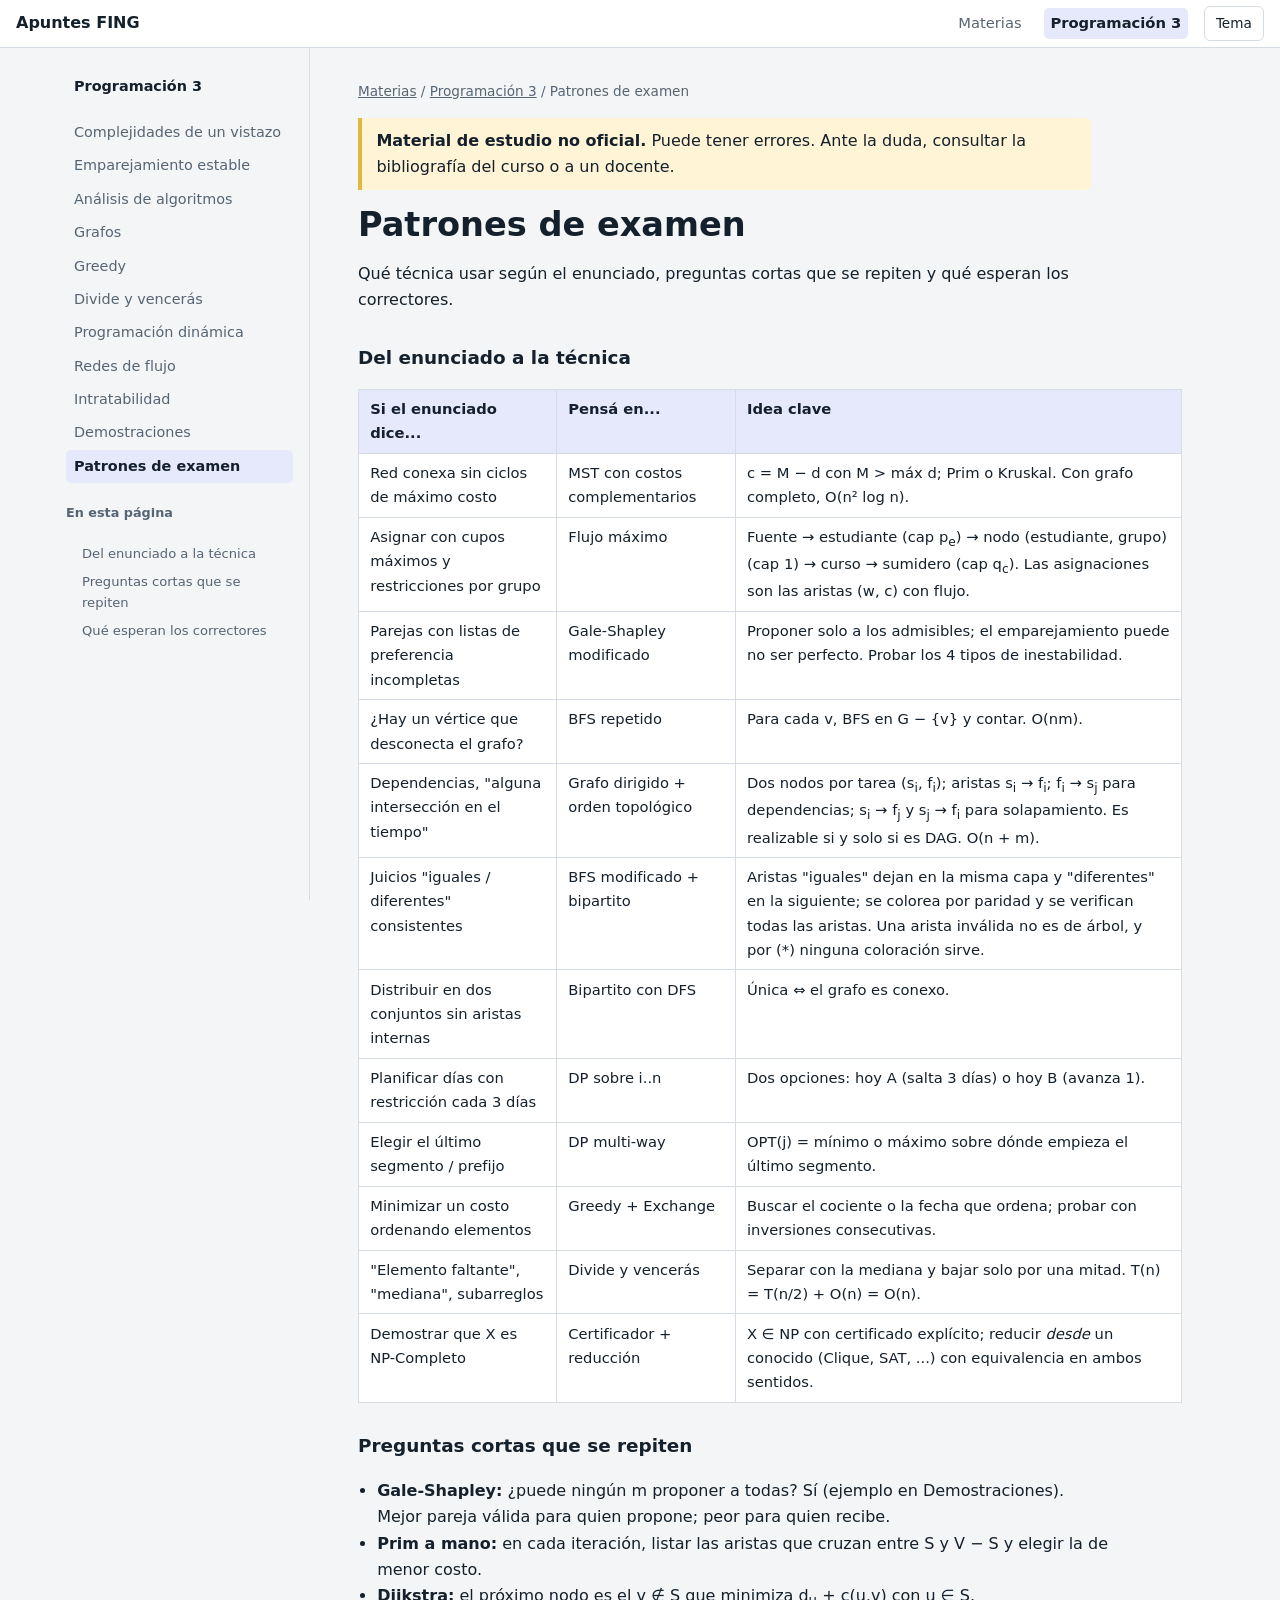
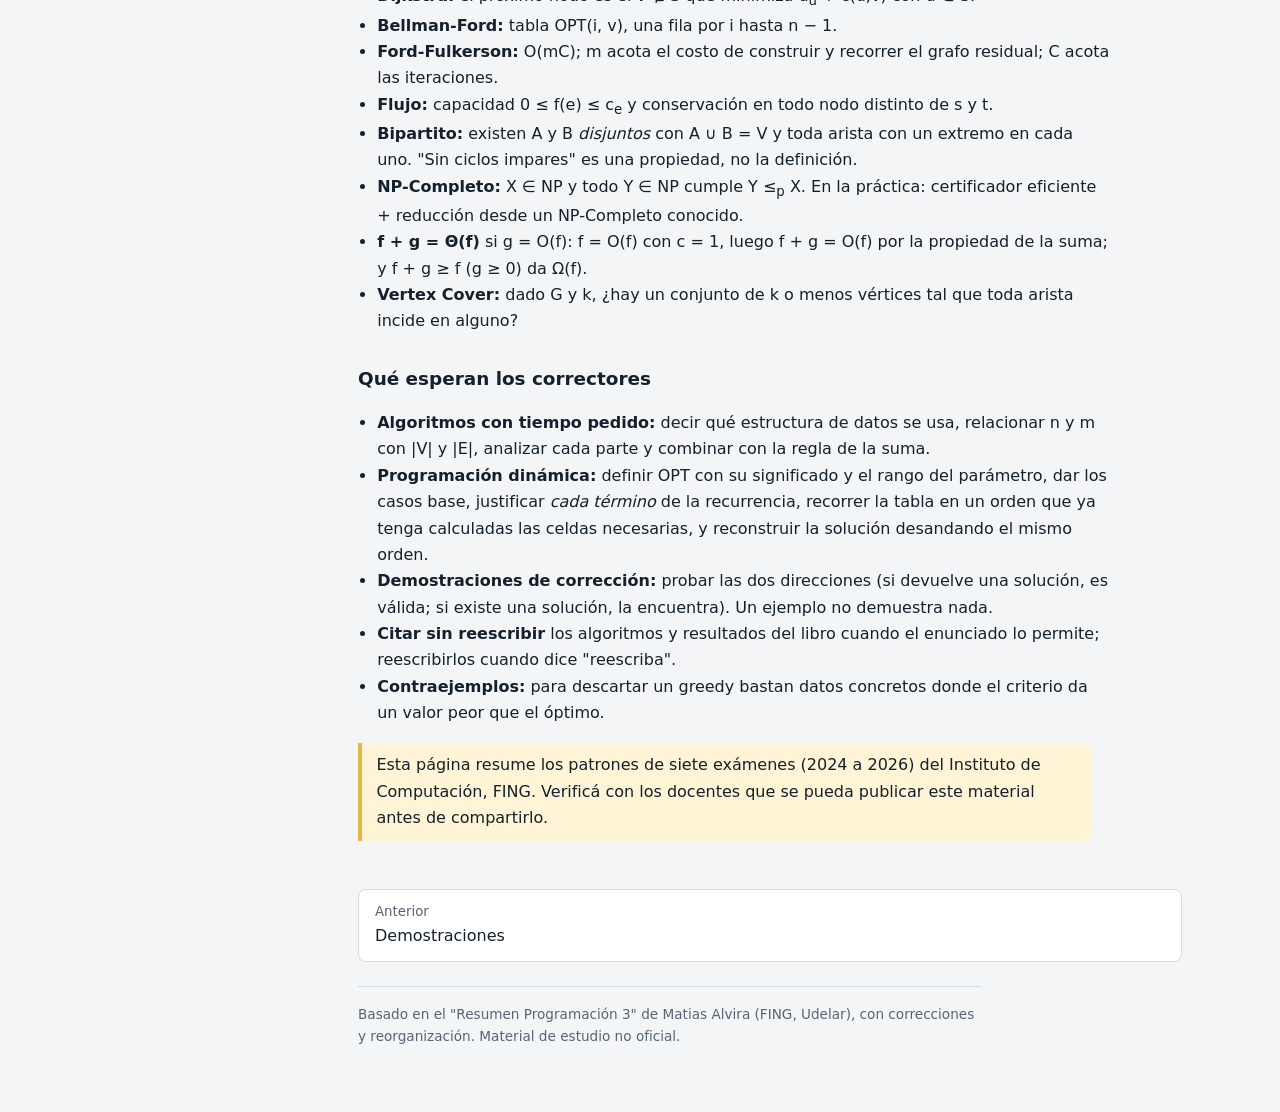
<file: prog3/patrones-de-examen.html>
<!DOCTYPE html>
<html lang="es"><head><meta charset="utf-8"><meta name="viewport" content="width=device-width, initial-scale=1">
<title>Patrones de examen · Programación 3</title><meta name="description" content="De cada enunciado típico a la técnica, preguntas cortas frecuentes y criterios de corrección.">
<link rel="icon" href="data:image/svg+xml,<svg xmlns=%22http://www.w3.org/2000/svg%22 viewBox=%220 0 100 100%22><text y=%22.9em%22 font-size=%2290%22>📐</text></svg>">
<link rel="stylesheet" href="../assets/style.css"></head><body><header class="top"><a class="brand" href="../index.html">Apuntes FING</a><nav aria-label="Principal"><a href="../index.html">Materias</a><a href="../prog3/inicio-prog3.html" class=cur>Programación 3</a><button id="th" type="button">Tema</button></nav></header><div class="wrap"><nav class="side" aria-label="Temas"><h1><a href="inicio-prog3.html" style="color:inherit;text-decoration:none">Programación 3</a></h1><ul><li><a href="complejidades.html">Complejidades de un vistazo</a></li><li><a href="emparejamiento-estable.html">Emparejamiento estable</a></li><li><a href="analisis-de-algoritmos.html">Análisis de algoritmos</a></li><li><a href="grafos.html">Grafos</a></li><li><a href="greedy.html">Greedy</a></li><li><a href="divide-y-venceras.html">Divide y vencerás</a></li><li><a href="programacion-dinamica.html">Programación dinámica</a></li><li><a href="redes-de-flujo.html">Redes de flujo</a></li><li><a href="intratabilidad.html">Intratabilidad</a></li><li><a href="demostraciones.html">Demostraciones</a></li><li><a href="patrones-de-examen.html" class=cur>Patrones de examen</a></li></ul><h4>En esta página</h4><ul class="sub"><li><a href="#s1">Del enunciado a la técnica</a></li><li><a href="#s2">Preguntas cortas que se repiten</a></li><li><a href="#s3">Qué esperan los correctores</a></li></ul></nav><main><div class="crumb"><a href="../index.html">Materias</a> / <a href="inicio-prog3.html">Programación 3</a> / Patrones de examen</div><div class="note"><strong>Material de estudio no oficial.</strong> Puede tener errores. Ante la duda, consultar la bibliografía del curso o a un docente.</div><section><h1 class="t">Patrones de examen</h1><p>Qué técnica usar según el enunciado, preguntas cortas que se repiten y qué esperan los correctores.</p><h3 id="s1">Del enunciado a la técnica</h3><div class="tw"><table><tr><th>Si el enunciado dice...</th><th>Pensá en...</th><th>Idea clave</th></tr><tr><td>Red conexa sin ciclos de máximo costo</td><td>MST con costos complementarios</td><td>c = M − d con M &gt; máx d; Prim o Kruskal. Con grafo completo, O(n² log n).</td></tr><tr><td>Asignar con cupos máximos y restricciones por grupo</td><td>Flujo máximo</td><td>Fuente → estudiante (cap p<sub>e</sub>) → nodo (estudiante, grupo) (cap 1) → curso → sumidero (cap q<sub>c</sub>). Las asignaciones son las aristas (w, c) con flujo.</td></tr><tr><td>Parejas con listas de preferencia incompletas</td><td>Gale-Shapley modificado</td><td>Proponer solo a los admisibles; el emparejamiento puede no ser perfecto. Probar los 4 tipos de inestabilidad.</td></tr><tr><td>¿Hay un vértice que desconecta el grafo?</td><td>BFS repetido</td><td>Para cada v, BFS en G − {v} y contar. O(nm).</td></tr><tr><td>Dependencias, "alguna intersección en el tiempo"</td><td>Grafo dirigido + orden topológico</td><td>Dos nodos por tarea (s<sub>i</sub>, f<sub>i</sub>); aristas s<sub>i</sub> → f<sub>i</sub>; f<sub>i</sub> → s<sub>j</sub> para dependencias; s<sub>i</sub> → f<sub>j</sub> y s<sub>j</sub> → f<sub>i</sub> para solapamiento. Es realizable si y solo si es DAG. O(n + m).</td></tr><tr><td>Juicios "iguales / diferentes" consistentes</td><td>BFS modificado + bipartito</td><td>Aristas "iguales" dejan en la misma capa y "diferentes" en la siguiente; se colorea por paridad y se verifican todas las aristas. Una arista inválida no es de árbol, y por (*) ninguna coloración sirve.</td></tr><tr><td>Distribuir en dos conjuntos sin aristas internas</td><td>Bipartito con DFS</td><td>Única ⇔ el grafo es conexo.</td></tr><tr><td>Planificar días con restricción cada 3 días</td><td>DP sobre i..n</td><td>Dos opciones: hoy A (salta 3 días) o hoy B (avanza 1).</td></tr><tr><td>Elegir el último segmento / prefijo</td><td>DP multi-way</td><td>OPT(j) = mínimo o máximo sobre dónde empieza el último segmento.</td></tr><tr><td>Minimizar un costo ordenando elementos</td><td>Greedy + Exchange</td><td>Buscar el cociente o la fecha que ordena; probar con inversiones consecutivas.</td></tr><tr><td>"Elemento faltante", "mediana", subarreglos</td><td>Divide y vencerás</td><td>Separar con la mediana y bajar solo por una mitad. T(n) = T(n/2) + O(n) = O(n).</td></tr><tr><td>Demostrar que X es NP-Completo</td><td>Certificador + reducción</td><td>X ∈ NP con certificado explícito; reducir <em>desde</em> un conocido (Clique, SAT, ...) con equivalencia en ambos sentidos.</td></tr></table></div><h3 id="s2">Preguntas cortas que se repiten</h3><ul><li><strong>Gale-Shapley:</strong> ¿puede ningún m proponer a todas? Sí (ejemplo en Demostraciones). Mejor pareja válida para quien propone; peor para quien recibe.</li><li><strong>Prim a mano:</strong> en cada iteración, listar las aristas que cruzan entre S y V − S y elegir la de menor costo.</li><li><strong>Dijkstra:</strong> el próximo nodo es el v ∉ S que minimiza d<sub>u</sub> + c(u,v) con u ∈ S.</li><li><strong>Bellman-Ford:</strong> tabla OPT(i, v), una fila por i hasta n − 1.</li><li><strong>Ford-Fulkerson:</strong> O(mC); m acota el costo de construir y recorrer el grafo residual; C acota las iteraciones.</li><li><strong>Flujo:</strong> capacidad 0 ≤ f(e) ≤ c<sub>e</sub> y conservación en todo nodo distinto de s y t.</li><li><strong>Bipartito:</strong> existen A y B <em>disjuntos</em> con A ∪ B = V y toda arista con un extremo en cada uno. "Sin ciclos impares" es una propiedad, no la definición.</li><li><strong>NP-Completo:</strong> X ∈ NP y todo Y ∈ NP cumple Y ≤<sub>p</sub> X. En la práctica: certificador eficiente + reducción desde un NP-Completo conocido.</li><li><strong>f + g = Θ(f)</strong> si g = O(f): f = O(f) con c = 1, luego f + g = O(f) por la propiedad de la suma; y f + g ≥ f (g ≥ 0) da Ω(f).</li><li><strong>Vertex Cover:</strong> dado G y k, ¿hay un conjunto de k o menos vértices tal que toda arista incide en alguno?</li></ul><h3 id="s3">Qué esperan los correctores</h3><ul><li><strong>Algoritmos con tiempo pedido:</strong> decir qué estructura de datos se usa, relacionar n y m con |V| y |E|, analizar cada parte y combinar con la regla de la suma.</li><li><strong>Programación dinámica:</strong> definir OPT con su significado y el rango del parámetro, dar los casos base, justificar <em>cada término</em> de la recurrencia, recorrer la tabla en un orden que ya tenga calculadas las celdas necesarias, y reconstruir la solución desandando el mismo orden.</li><li><strong>Demostraciones de corrección:</strong> probar las dos direcciones (si devuelve una solución, es válida; si existe una solución, la encuentra). Un ejemplo no demuestra nada.</li><li><strong>Citar sin reescribir</strong> los algoritmos y resultados del libro cuando el enunciado lo permite; reescribirlos cuando dice "reescriba".</li><li><strong>Contraejemplos:</strong> para descartar un greedy bastan datos concretos donde el criterio da un valor peor que el óptimo.</li></ul><div class="note">Esta página resume los patrones de siete exámenes (2024 a 2026) del Instituto de Computación, FING. Verificá con los docentes que se pueda publicar este material antes de compartirlo.</div></section><div class="pn"><a href="demostraciones.html"><small>Anterior</small>Demostraciones</a></div><footer>Basado en el "Resumen Programación 3" de Matias Alvira (FING, Udelar), con correcciones y reorganización. Material de estudio no oficial.</footer></main></div><script src="../assets/app.js"></script><script src="../assets/anim.js"></script></body></html>
</file>
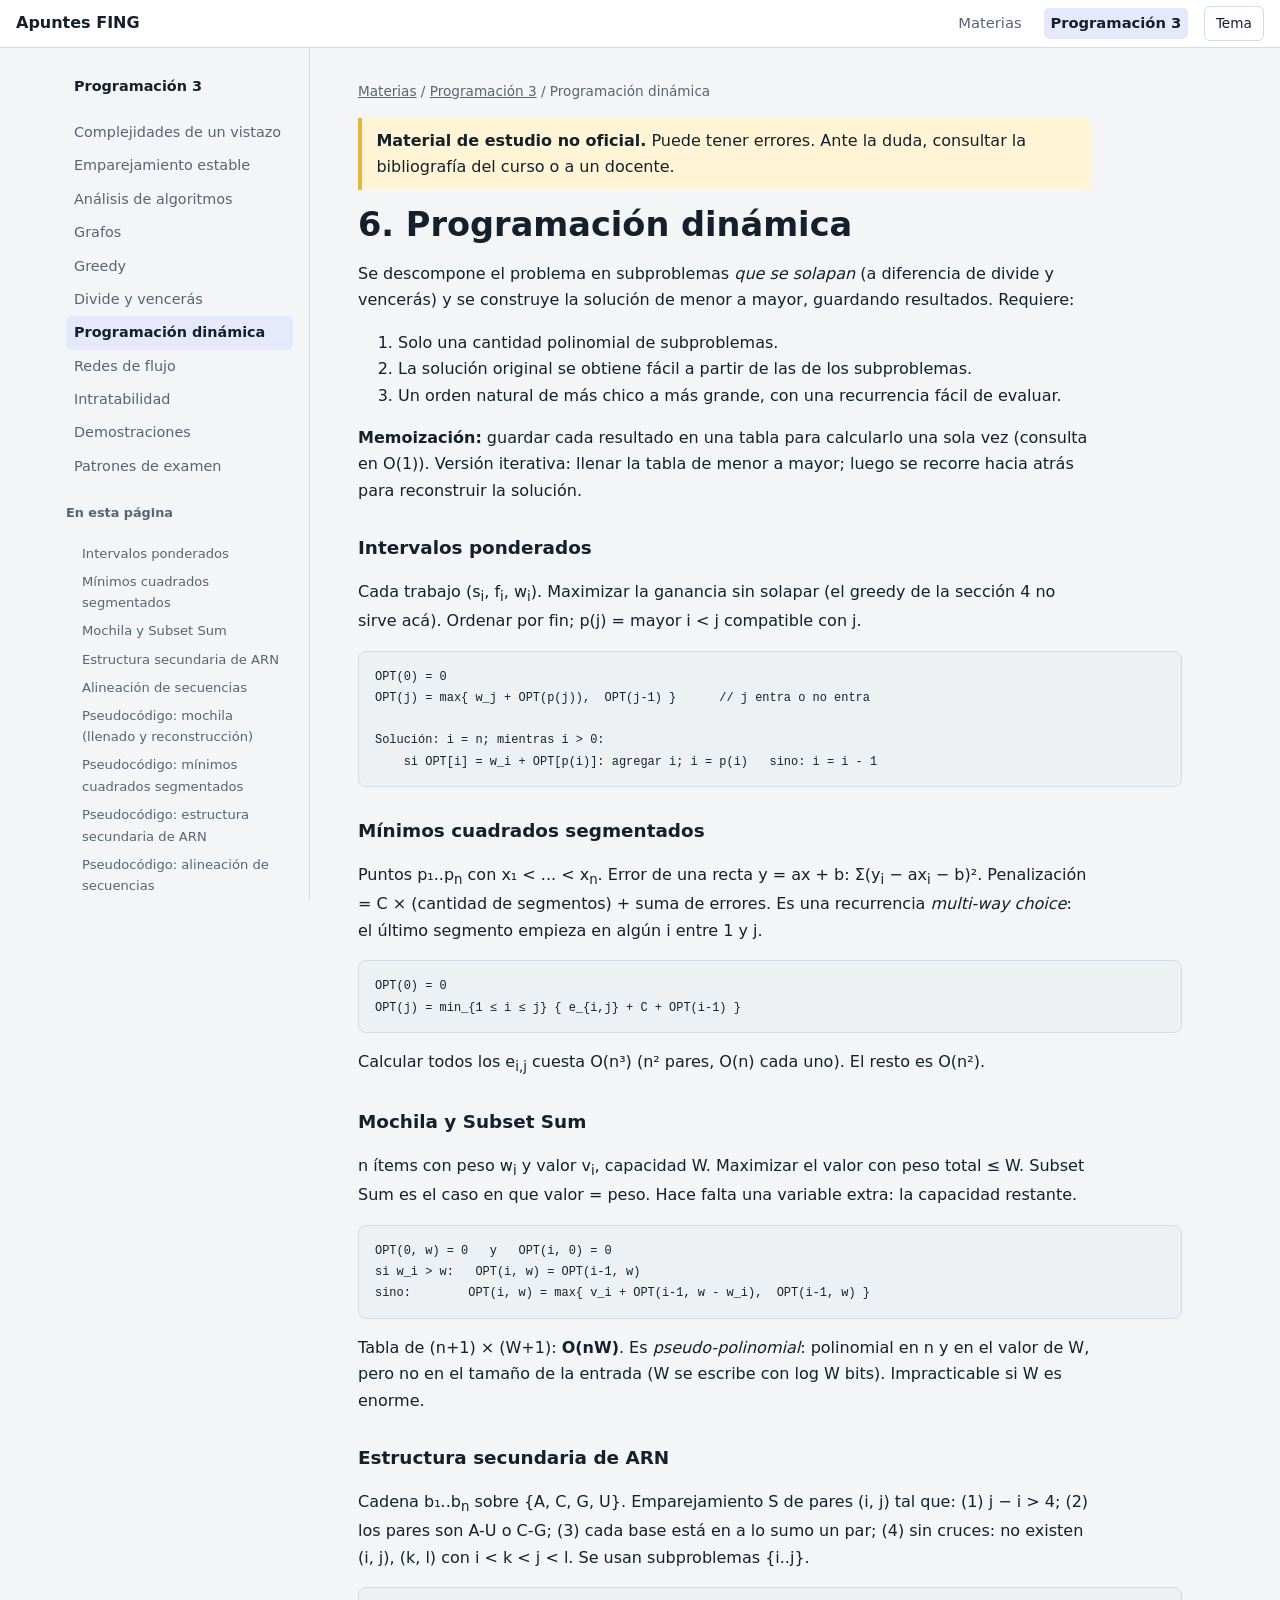
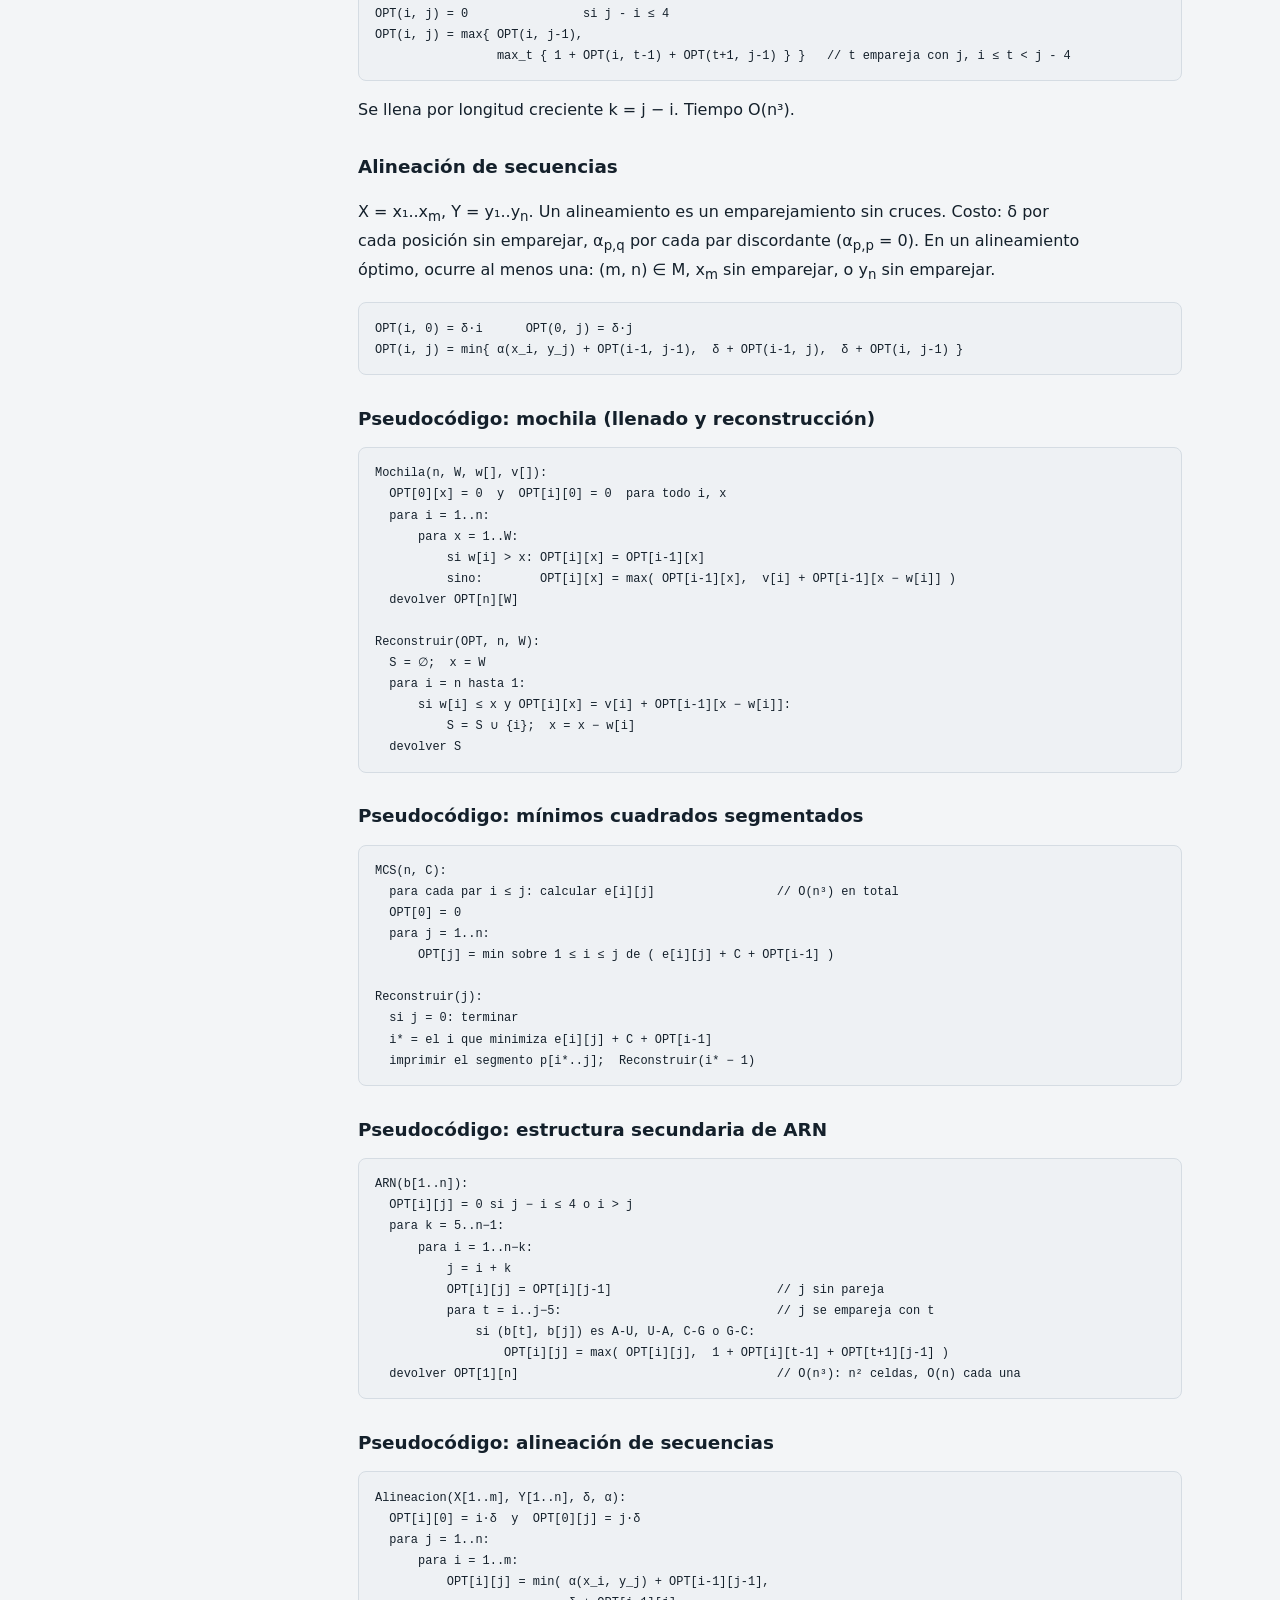
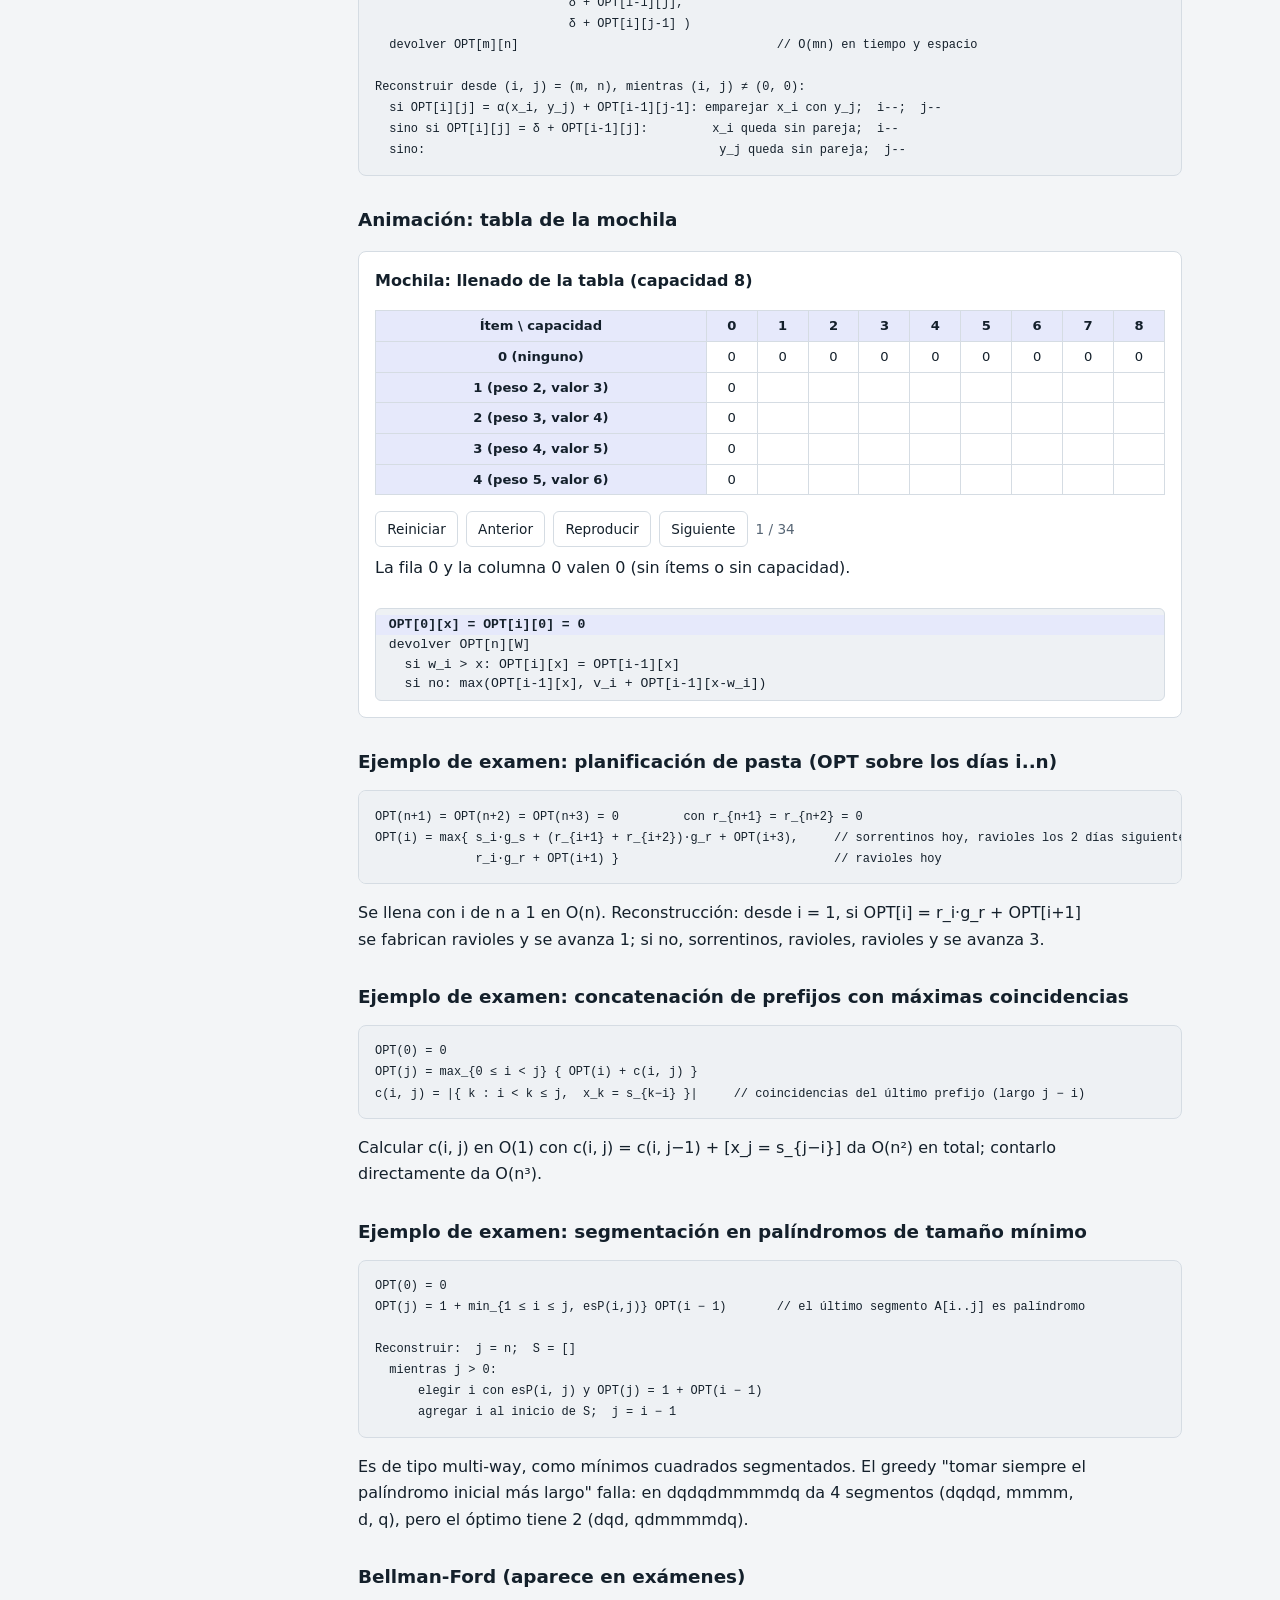
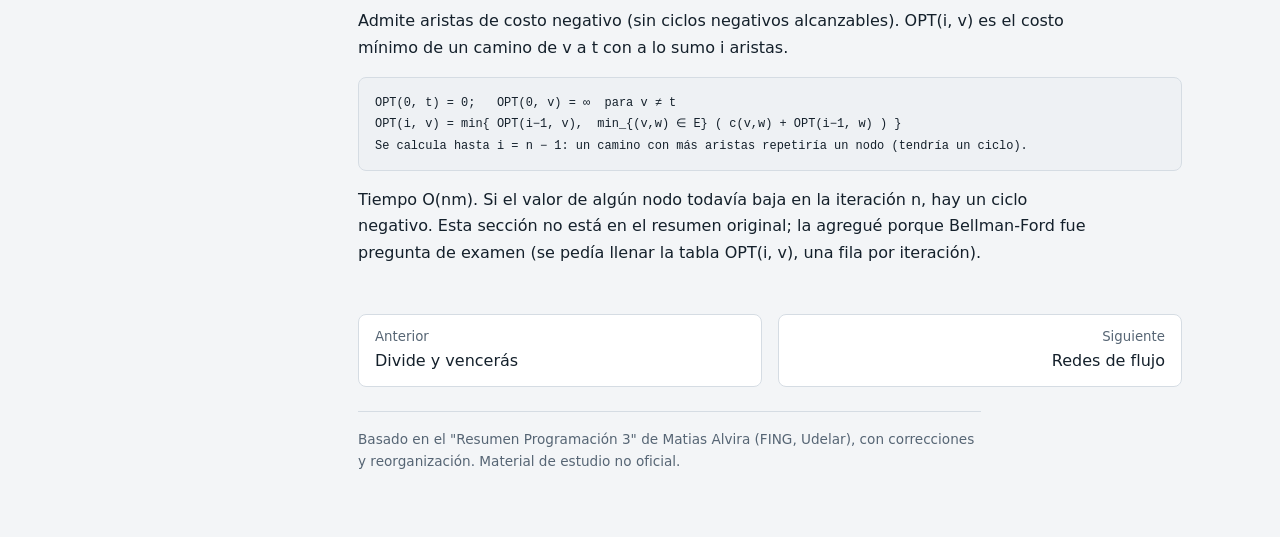
<file: prog3/programacion-dinamica.html>
<!DOCTYPE html>
<html lang="es"><head><meta charset="utf-8"><meta name="viewport" content="width=device-width, initial-scale=1">
<title>Programación dinámica · Programación 3</title><meta name="description" content="Se descompone el problema en subproblemas que se solapan (a diferencia de divide y vencerás) y se construye la solución de menor a mayor, gu">
<link rel="icon" href="data:image/svg+xml,<svg xmlns=%22http://www.w3.org/2000/svg%22 viewBox=%220 0 100 100%22><text y=%22.9em%22 font-size=%2290%22>📐</text></svg>">
<link rel="stylesheet" href="../assets/style.css"></head><body><header class="top"><a class="brand" href="../index.html">Apuntes FING</a><nav aria-label="Principal"><a href="../index.html">Materias</a><a href="../prog3/inicio-prog3.html" class=cur>Programación 3</a><button id="th" type="button">Tema</button></nav></header><div class="wrap"><nav class="side" aria-label="Temas"><h1><a href="inicio-prog3.html" style="color:inherit;text-decoration:none">Programación 3</a></h1><ul><li><a href="complejidades.html">Complejidades de un vistazo</a></li><li><a href="emparejamiento-estable.html">Emparejamiento estable</a></li><li><a href="analisis-de-algoritmos.html">Análisis de algoritmos</a></li><li><a href="grafos.html">Grafos</a></li><li><a href="greedy.html">Greedy</a></li><li><a href="divide-y-venceras.html">Divide y vencerás</a></li><li><a href="programacion-dinamica.html" class=cur>Programación dinámica</a></li><li><a href="redes-de-flujo.html">Redes de flujo</a></li><li><a href="intratabilidad.html">Intratabilidad</a></li><li><a href="demostraciones.html">Demostraciones</a></li><li><a href="patrones-de-examen.html">Patrones de examen</a></li></ul><h4>En esta página</h4><ul class="sub"><li><a href="#s1">Intervalos ponderados</a></li><li><a href="#s2">Mínimos cuadrados segmentados</a></li><li><a href="#s3">Mochila y Subset Sum</a></li><li><a href="#s4">Estructura secundaria de ARN</a></li><li><a href="#s5">Alineación de secuencias</a></li><li><a href="#s6">Pseudocódigo: mochila (llenado y reconstrucción)</a></li><li><a href="#s7">Pseudocódigo: mínimos cuadrados segmentados</a></li><li><a href="#s8">Pseudocódigo: estructura secundaria de ARN</a></li><li><a href="#s9">Pseudocódigo: alineación de secuencias</a></li><li><a href="#s10">Animación: tabla de la mochila</a></li><li><a href="#s11">Ejemplo de examen: planificación de pasta (OPT sobre los días i..n)</a></li><li><a href="#s12">Ejemplo de examen: concatenación de prefijos con máximas coincidencias</a></li><li><a href="#s13">Ejemplo de examen: segmentación en palíndromos de tamaño mínimo</a></li><li><a href="#s14">Bellman-Ford (aparece en exámenes)</a></li></ul></nav><main><div class="crumb"><a href="../index.html">Materias</a> / <a href="inicio-prog3.html">Programación 3</a> / Programación dinámica</div><div class="note"><strong>Material de estudio no oficial.</strong> Puede tener errores. Ante la duda, consultar la bibliografía del curso o a un docente.</div><section>
<h1 class="t">6. Programación dinámica</h1>
<p>Se descompone el problema en subproblemas <em>que se solapan</em> (a diferencia de divide y vencerás) y se construye la solución de menor a mayor, guardando resultados. Requiere:</p>
<ol>
<li>Solo una cantidad polinomial de subproblemas.</li>
<li>La solución original se obtiene fácil a partir de las de los subproblemas.</li>
<li>Un orden natural de más chico a más grande, con una recurrencia fácil de evaluar.</li>
</ol>
<p><strong>Memoización:</strong> guardar cada resultado en una tabla para calcularlo una sola vez (consulta en O(1)). Versión iterativa: llenar la tabla de menor a mayor; luego se recorre hacia atrás para reconstruir la solución.</p>

<h3 id="s1">Intervalos ponderados</h3>
<p>Cada trabajo (s<sub>i</sub>, f<sub>i</sub>, w<sub>i</sub>). Maximizar la ganancia sin solapar (el greedy de la sección 4 no sirve acá). Ordenar por fin; p(j) = mayor i &lt; j compatible con j.</p>
<pre><code>OPT(0) = 0
OPT(j) = max{ w_j + OPT(p(j)),  OPT(j-1) }      // j entra o no entra

Solución: i = n; mientras i &gt; 0:
    si OPT[i] = w_i + OPT[p(i)]: agregar i; i = p(i)   sino: i = i - 1</code></pre>

<h3 id="s2">Mínimos cuadrados segmentados</h3>
<p>Puntos p₁..p<sub>n</sub> con x₁ &lt; ... &lt; x<sub>n</sub>. Error de una recta y = ax + b: Σ(y<sub>i</sub> − ax<sub>i</sub> − b)². Penalización = C × (cantidad de segmentos) + suma de errores. Es una recurrencia <em>multi-way choice</em>: el último segmento empieza en algún i entre 1 y j.</p>
<pre><code>OPT(0) = 0
OPT(j) = min_{1 ≤ i ≤ j} { e_{i,j} + C + OPT(i-1) }</code></pre>
<p>Calcular todos los e<sub>i,j</sub> cuesta O(n³) (n² pares, O(n) cada uno). El resto es O(n²).</p>

<h3 id="s3">Mochila y Subset Sum</h3>
<p>n ítems con peso w<sub>i</sub> y valor v<sub>i</sub>, capacidad W. Maximizar el valor con peso total ≤ W. Subset Sum es el caso en que valor = peso. Hace falta una variable extra: la capacidad restante.</p>
<pre><code>OPT(0, w) = 0   y   OPT(i, 0) = 0
si w_i &gt; w:   OPT(i, w) = OPT(i-1, w)
sino:        OPT(i, w) = max{ v_i + OPT(i-1, w - w_i),  OPT(i-1, w) }</code></pre>
<p>Tabla de (n+1) × (W+1): <strong>O(nW)</strong>. Es <em>pseudo-polinomial</em>: polinomial en n y en el valor de W, pero no en el tamaño de la entrada (W se escribe con log W bits). Impracticable si W es enorme.</p>

<h3 id="s4">Estructura secundaria de ARN</h3>
<p>Cadena b₁..b<sub>n</sub> sobre {A, C, G, U}. Emparejamiento S de pares (i, j) tal que: (1) j − i &gt; 4; (2) los pares son A-U o C-G; (3) cada base está en a lo sumo un par; (4) sin cruces: no existen (i, j), (k, l) con i &lt; k &lt; j &lt; l. Se usan subproblemas {i..j}.</p>
<pre><code>OPT(i, j) = 0                si j - i ≤ 4
OPT(i, j) = max{ OPT(i, j-1),
                 max_t { 1 + OPT(i, t-1) + OPT(t+1, j-1) } }   // t empareja con j, i ≤ t &lt; j - 4</code></pre>
<p>Se llena por longitud creciente k = j − i. Tiempo O(n³).</p>

<h3 id="s5">Alineación de secuencias</h3>
<p>X = x₁..x<sub>m</sub>, Y = y₁..y<sub>n</sub>. Un alineamiento es un emparejamiento sin cruces. Costo: δ por cada posición sin emparejar, α<sub>p,q</sub> por cada par discordante (α<sub>p,p</sub> = 0). En un alineamiento óptimo, ocurre al menos una: (m, n) ∈ M, x<sub>m</sub> sin emparejar, o y<sub>n</sub> sin emparejar.</p>
<pre><code>OPT(i, 0) = δ·i      OPT(0, j) = δ·j
OPT(i, j) = min{ α(x_i, y_j) + OPT(i-1, j-1),  δ + OPT(i-1, j),  δ + OPT(i, j-1) }</code></pre>
<h3 id="s6">Pseudocódigo: mochila (llenado y reconstrucción)</h3><pre><code>Mochila(n, W, w[], v[]):
  OPT[0][x] = 0  y  OPT[i][0] = 0  para todo i, x
  para i = 1..n:
      para x = 1..W:
          si w[i] &gt; x: OPT[i][x] = OPT[i-1][x]
          sino:        OPT[i][x] = max( OPT[i-1][x],  v[i] + OPT[i-1][x − w[i]] )
  devolver OPT[n][W]

Reconstruir(OPT, n, W):
  S = ∅;  x = W
  para i = n hasta 1:
      si w[i] ≤ x y OPT[i][x] = v[i] + OPT[i-1][x − w[i]]:
          S = S ∪ {i};  x = x − w[i]
  devolver S</code></pre><h3 id="s7">Pseudocódigo: mínimos cuadrados segmentados</h3><pre><code>MCS(n, C):
  para cada par i ≤ j: calcular e[i][j]                 // O(n³) en total
  OPT[0] = 0
  para j = 1..n:
      OPT[j] = min sobre 1 ≤ i ≤ j de ( e[i][j] + C + OPT[i-1] )

Reconstruir(j):
  si j = 0: terminar
  i* = el i que minimiza e[i][j] + C + OPT[i-1]
  imprimir el segmento p[i*..j];  Reconstruir(i* − 1)</code></pre><h3 id="s8">Pseudocódigo: estructura secundaria de ARN</h3><pre><code>ARN(b[1..n]):
  OPT[i][j] = 0 si j − i ≤ 4 o i &gt; j
  para k = 5..n−1:
      para i = 1..n−k:
          j = i + k
          OPT[i][j] = OPT[i][j-1]                       // j sin pareja
          para t = i..j−5:                              // j se empareja con t
              si (b[t], b[j]) es A-U, U-A, C-G o G-C:
                  OPT[i][j] = max( OPT[i][j],  1 + OPT[i][t-1] + OPT[t+1][j-1] )
  devolver OPT[1][n]                                    // O(n³): n² celdas, O(n) cada una</code></pre><h3 id="s9">Pseudocódigo: alineación de secuencias</h3><pre><code>Alineacion(X[1..m], Y[1..n], δ, α):
  OPT[i][0] = i·δ  y  OPT[0][j] = j·δ
  para j = 1..n:
      para i = 1..m:
          OPT[i][j] = min( α(x_i, y_j) + OPT[i-1][j-1],
                           δ + OPT[i-1][j],
                           δ + OPT[i][j-1] )
  devolver OPT[m][n]                                    // O(mn) en tiempo y espacio

Reconstruir desde (i, j) = (m, n), mientras (i, j) ≠ (0, 0):
  si OPT[i][j] = α(x_i, y_j) + OPT[i-1][j-1]: emparejar x_i con y_j;  i--;  j--
  sino si OPT[i][j] = δ + OPT[i-1][j]:         x_i queda sin pareja;  i--
  sino:                                         y_j queda sin pareja;  j--</code></pre><h3 id="s10">Animación: tabla de la mochila</h3><div class="anim" data-a="knap"></div><h3 id="s11">Ejemplo de examen: planificación de pasta (OPT sobre los días i..n)</h3><pre><code>OPT(n+1) = OPT(n+2) = OPT(n+3) = 0         con r_{n+1} = r_{n+2} = 0
OPT(i) = max{ s_i·g_s + (r_{i+1} + r_{i+2})·g_r + OPT(i+3),     // sorrentinos hoy, ravioles los 2 días siguientes
              r_i·g_r + OPT(i+1) }                              // ravioles hoy</code></pre><p>Se llena con i de n a 1 en O(n). Reconstrucción: desde i = 1, si OPT[i] = r_i·g_r + OPT[i+1] se fabrican ravioles y se avanza 1; si no, sorrentinos, ravioles, ravioles y se avanza 3.</p><h3 id="s12">Ejemplo de examen: concatenación de prefijos con máximas coincidencias</h3><pre><code>OPT(0) = 0
OPT(j) = max_{0 ≤ i &lt; j} { OPT(i) + c(i, j) }
c(i, j) = |{ k : i &lt; k ≤ j,  x_k = s_{k−i} }|     // coincidencias del último prefijo (largo j − i)</code></pre><p>Calcular c(i, j) en O(1) con c(i, j) = c(i, j−1) + [x_j = s_{j−i}] da O(n²) en total; contarlo directamente da O(n³).</p><h3 id="s13">Ejemplo de examen: segmentación en palíndromos de tamaño mínimo</h3><pre><code>OPT(0) = 0
OPT(j) = 1 + min_{1 ≤ i ≤ j, esP(i,j)} OPT(i − 1)       // el último segmento A[i..j] es palíndromo

Reconstruir:  j = n;  S = []
  mientras j &gt; 0:
      elegir i con esP(i, j) y OPT(j) = 1 + OPT(i − 1)
      agregar i al inicio de S;  j = i − 1</code></pre><p>Es de tipo multi-way, como mínimos cuadrados segmentados. El greedy "tomar siempre el palíndromo inicial más largo" falla: en dqdqdmmmmdq da 4 segmentos (dqdqd, mmmm, d, q), pero el óptimo tiene 2 (dqd, qdmmmmdq).</p><h3 id="s14">Bellman-Ford (aparece en exámenes)</h3><p>Admite aristas de costo negativo (sin ciclos negativos alcanzables). OPT(i, v) es el costo mínimo de un camino de v a t con a lo sumo i aristas.</p><pre><code>OPT(0, t) = 0;   OPT(0, v) = ∞  para v ≠ t
OPT(i, v) = min{ OPT(i−1, v),  min_{(v,w) ∈ E} ( c(v,w) + OPT(i−1, w) ) }
Se calcula hasta i = n − 1: un camino con más aristas repetiría un nodo (tendría un ciclo).</code></pre><p>Tiempo O(nm). Si el valor de algún nodo todavía baja en la iteración n, hay un ciclo negativo. Esta sección no está en el resumen original; la agregué porque Bellman-Ford fue pregunta de examen (se pedía llenar la tabla OPT(i, v), una fila por iteración).</p></section><div class="pn"><a href="divide-y-venceras.html"><small>Anterior</small>Divide y vencerás</a><a class="n" href="redes-de-flujo.html"><small>Siguiente</small>Redes de flujo</a></div><footer>Basado en el "Resumen Programación 3" de Matias Alvira (FING, Udelar), con correcciones y reorganización. Material de estudio no oficial.</footer></main></div><script src="../assets/app.js"></script><script src="../assets/anim.js"></script></body></html>
</file>
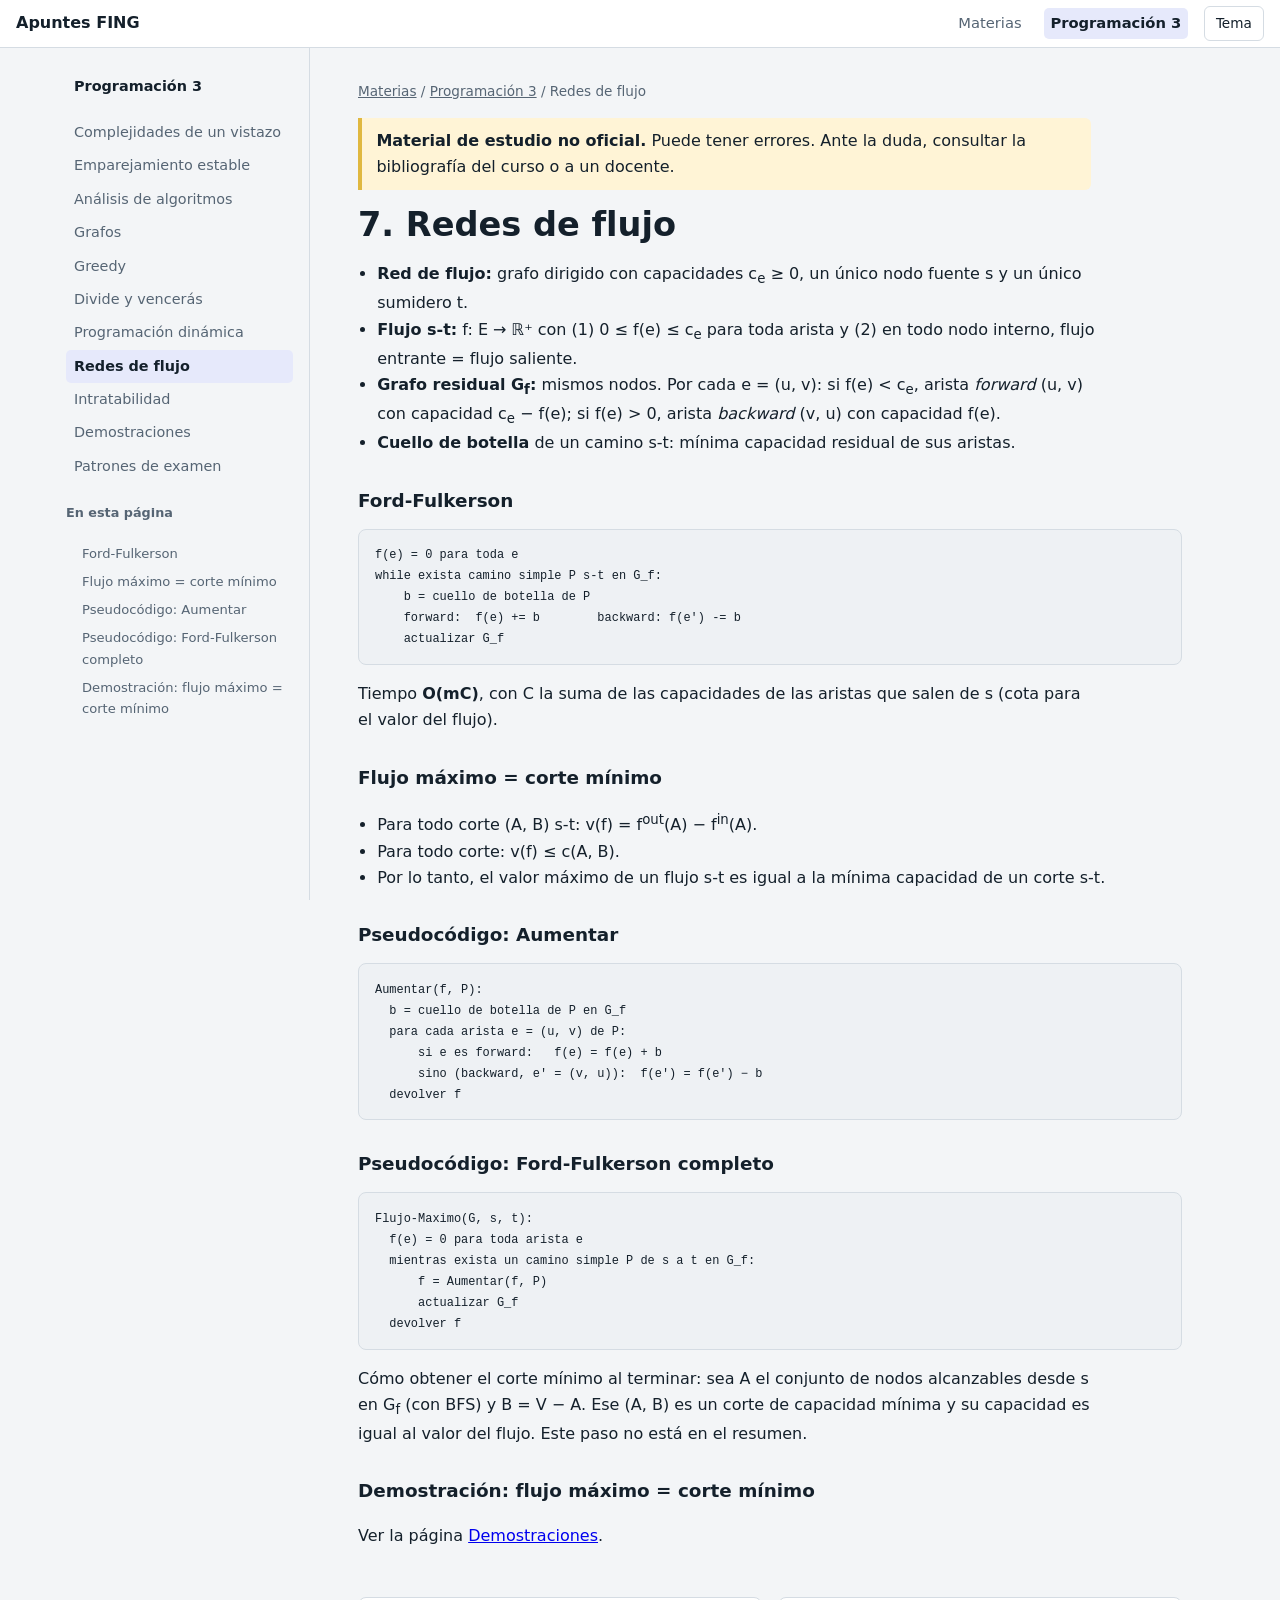
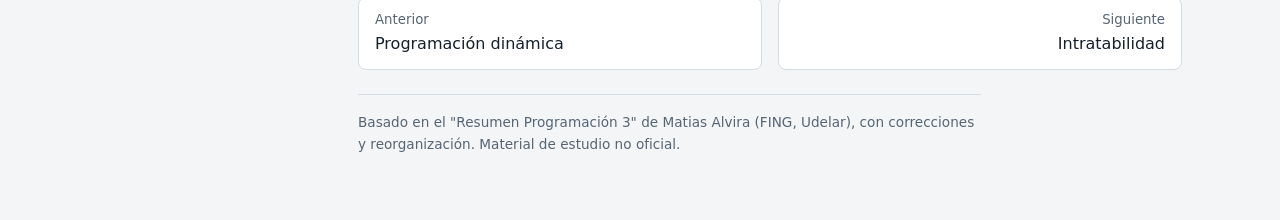
<file: prog3/redes-de-flujo.html>
<!DOCTYPE html>
<html lang="es"><head><meta charset="utf-8"><meta name="viewport" content="width=device-width, initial-scale=1">
<title>Redes de flujo · Programación 3</title><meta name="description" content="Tiempo O(mC), con C la suma de las capacidades de las aristas que salen de s (cota para el valor del flujo).">
<link rel="icon" href="data:image/svg+xml,<svg xmlns=%22http://www.w3.org/2000/svg%22 viewBox=%220 0 100 100%22><text y=%22.9em%22 font-size=%2290%22>📐</text></svg>">
<link rel="stylesheet" href="../assets/style.css"></head><body><header class="top"><a class="brand" href="../index.html">Apuntes FING</a><nav aria-label="Principal"><a href="../index.html">Materias</a><a href="../prog3/inicio-prog3.html" class=cur>Programación 3</a><button id="th" type="button">Tema</button></nav></header><div class="wrap"><nav class="side" aria-label="Temas"><h1><a href="inicio-prog3.html" style="color:inherit;text-decoration:none">Programación 3</a></h1><ul><li><a href="complejidades.html">Complejidades de un vistazo</a></li><li><a href="emparejamiento-estable.html">Emparejamiento estable</a></li><li><a href="analisis-de-algoritmos.html">Análisis de algoritmos</a></li><li><a href="grafos.html">Grafos</a></li><li><a href="greedy.html">Greedy</a></li><li><a href="divide-y-venceras.html">Divide y vencerás</a></li><li><a href="programacion-dinamica.html">Programación dinámica</a></li><li><a href="redes-de-flujo.html" class=cur>Redes de flujo</a></li><li><a href="intratabilidad.html">Intratabilidad</a></li><li><a href="demostraciones.html">Demostraciones</a></li><li><a href="patrones-de-examen.html">Patrones de examen</a></li></ul><h4>En esta página</h4><ul class="sub"><li><a href="#s1">Ford-Fulkerson</a></li><li><a href="#s2">Flujo máximo = corte mínimo</a></li><li><a href="#s3">Pseudocódigo: Aumentar</a></li><li><a href="#s4">Pseudocódigo: Ford-Fulkerson completo</a></li><li><a href="#s5">Demostración: flujo máximo = corte mínimo</a></li></ul></nav><main><div class="crumb"><a href="../index.html">Materias</a> / <a href="inicio-prog3.html">Programación 3</a> / Redes de flujo</div><div class="note"><strong>Material de estudio no oficial.</strong> Puede tener errores. Ante la duda, consultar la bibliografía del curso o a un docente.</div><section>
<h1 class="t">7. Redes de flujo</h1>
<ul>
<li><strong>Red de flujo:</strong> grafo dirigido con capacidades c<sub>e</sub> ≥ 0, un único nodo fuente s y un único sumidero t.</li>
<li><strong>Flujo s-t:</strong> f: E → ℝ⁺ con (1) 0 ≤ f(e) ≤ c<sub>e</sub> para toda arista y (2) en todo nodo interno, flujo entrante = flujo saliente.</li>
<li><strong>Grafo residual G<sub>f</sub>:</strong> mismos nodos. Por cada e = (u, v): si f(e) &lt; c<sub>e</sub>, arista <em>forward</em> (u, v) con capacidad c<sub>e</sub> − f(e); si f(e) &gt; 0, arista <em>backward</em> (v, u) con capacidad f(e).</li>
<li><strong>Cuello de botella</strong> de un camino s-t: mínima capacidad residual de sus aristas.</li>
</ul>
<h3 id="s1">Ford-Fulkerson</h3>
<pre><code>f(e) = 0 para toda e
while exista camino simple P s-t en G_f:
    b = cuello de botella de P
    forward:  f(e) += b        backward: f(e') -= b
    actualizar G_f</code></pre>
<p>Tiempo <strong>O(mC)</strong>, con C la suma de las capacidades de las aristas que salen de s (cota para el valor del flujo).</p>
<h3 id="s2">Flujo máximo = corte mínimo</h3>
<ul>
<li>Para todo corte (A, B) s-t: v(f) = f<sup>out</sup>(A) − f<sup>in</sup>(A).</li>
<li>Para todo corte: v(f) ≤ c(A, B).</li>
<li>Por lo tanto, el valor máximo de un flujo s-t es igual a la mínima capacidad de un corte s-t.</li>
</ul>
<h3 id="s3">Pseudocódigo: Aumentar</h3><pre><code>Aumentar(f, P):
  b = cuello de botella de P en G_f
  para cada arista e = (u, v) de P:
      si e es forward:   f(e) = f(e) + b
      sino (backward, e&#x27; = (v, u)):  f(e&#x27;) = f(e&#x27;) − b
  devolver f</code></pre><h3 id="s4">Pseudocódigo: Ford-Fulkerson completo</h3><pre><code>Flujo-Maximo(G, s, t):
  f(e) = 0 para toda arista e
  mientras exista un camino simple P de s a t en G_f:
      f = Aumentar(f, P)
      actualizar G_f
  devolver f</code></pre><p>Cómo obtener el corte mínimo al terminar: sea A el conjunto de nodos alcanzables desde s en G<sub>f</sub> (con BFS) y B = V − A. Ese (A, B) es un corte de capacidad mínima y su capacidad es igual al valor del flujo. Este paso no está en el resumen.</p><h3 id="s5">Demostración: flujo máximo = corte mínimo</h3><p>Ver la página <a href="demostraciones.html">Demostraciones</a>.</p></section><div class="pn"><a href="programacion-dinamica.html"><small>Anterior</small>Programación dinámica</a><a class="n" href="intratabilidad.html"><small>Siguiente</small>Intratabilidad</a></div><footer>Basado en el "Resumen Programación 3" de Matias Alvira (FING, Udelar), con correcciones y reorganización. Material de estudio no oficial.</footer></main></div><script src="../assets/app.js"></script><script src="../assets/anim.js"></script></body></html>
</file>
<file: assets/style.css>
:root{--bg:#f3f5f7;--surf:#fff;--ink:#14202b;--mute:#566574;--line:#d5dce3;--acc:#2f43c4;--accbg:#e6e9fb;--code:#eef1f4;--warn:#fff4d6;--warnl:#e0b840}
@media (prefers-color-scheme:dark){:root:not([data-theme=light]){--bg:#0f161d;--surf:#17212b;--ink:#e4eaf0;--mute:#93a3b3;--line:#2a3846;--acc:#8c9bff;--accbg:#222c55;--code:#0c1218;--warn:#2d2812;--warnl:#8a7424}}
:root[data-theme=dark]{--bg:#0f161d;--surf:#17212b;--ink:#e4eaf0;--mute:#93a3b3;--line:#2a3846;--acc:#8c9bff;--accbg:#222c55;--code:#0c1218;--warn:#2d2812;--warnl:#8a7424}
*{box-sizing:border-box}
html{scroll-behavior:smooth;scroll-padding-top:1rem}
body{margin:0;background:var(--bg);color:var(--ink);font:16px/1.65 "IBM Plex Sans",system-ui,-apple-system,"Segoe UI",sans-serif}
.wrap{display:grid;grid-template-columns:260px minmax(0,1fr);max-width:1180px;margin:0 auto}
nav{position:sticky;top:0;height:100vh;overflow:auto;padding:1.5rem 1rem;border-right:1px solid var(--line)}
nav h1{font-size:1.05rem;margin:0 0 .75rem;line-height:1.3}
nav input{width:100%;padding:.5rem .65rem;border:1px solid var(--line);border-radius:6px;background:var(--surf);color:var(--ink);font:inherit;font-size:.9rem}
nav ul{list-style:none;padding:0;margin:1rem 0}
nav a{display:block;padding:.3rem .5rem;border-radius:5px;color:var(--mute);text-decoration:none;font-size:.9rem}
nav a:hover,nav a:focus-visible{background:var(--accbg);color:var(--ink);outline:none}
button{font:inherit;font-size:.85rem;border:1px solid var(--line);background:var(--surf);color:var(--ink);border-radius:6px;padding:.35rem .7rem;cursor:pointer}
main{padding:2rem clamp(1rem,4vw,3rem) 4rem;min-width:0}
section{margin-bottom:3rem}
h2{font-size:1.7rem;line-height:1.2;margin:0 0 1rem;padding-bottom:.4rem;border-bottom:2px solid var(--acc)}
h3{font-size:1.15rem;margin:1.8rem 0 .5rem}
p,li{max-width:72ch}
ul{padding-left:1.2rem}
code{font-family:"IBM Plex Mono",ui-monospace,Menlo,Consolas,monospace;font-size:.88em;background:var(--code);padding:.1em .35em;border-radius:4px}
pre{background:var(--code);border:1px solid var(--line);border-radius:8px;padding:.9rem 1rem;overflow-x:auto;font:.85rem/1.55 "IBM Plex Mono",ui-monospace,Menlo,Consolas,monospace;margin:.8rem 0}
pre code{background:none;padding:0}
.tw{overflow-x:auto;margin:1rem 0}
table{border-collapse:collapse;width:100%;font-size:.92rem;background:var(--surf)}
th,td{border:1px solid var(--line);padding:.45rem .7rem;text-align:left;vertical-align:top}
th{background:var(--accbg)}
.note{background:var(--warn);border-left:4px solid var(--warnl);padding:.6rem .9rem;border-radius:0 6px 6px 0;margin:1rem 0;max-width:72ch}
.def{background:var(--surf);border:1px solid var(--line);border-left:4px solid var(--acc);padding:.6rem .9rem;border-radius:0 6px 6px 0;margin:1rem 0;max-width:72ch}
footer{color:var(--mute);font-size:.85rem;border-top:1px solid var(--line);padding-top:1rem;max-width:72ch}
.hide{display:none}
@media (max-width:820px){.wrap{display:block}nav{position:static;height:auto;border-right:0;border-bottom:1px solid var(--line)}}
@media (prefers-reduced-motion:reduce){html{scroll-behavior:auto}}

nav .cur{background:var(--accbg);color:var(--ink);font-weight:600}
nav h4{font-size:.8rem;margin:1.2rem 0 .3rem;color:var(--mute);font-weight:600}
nav .sub a{font-size:.82rem;padding:.2rem .5rem .2rem 1rem}
.pn{display:flex;justify-content:space-between;gap:1rem;margin:3rem 0 1.5rem;flex-wrap:wrap}
.pn a{flex:1 1 220px;border:1px solid var(--line);background:var(--surf);border-radius:8px;padding:.7rem 1rem;color:var(--ink);text-decoration:none}
.pn a:hover,.pn a:focus-visible{border-color:var(--acc);outline:none}
.pn small{display:block;color:var(--mute)}
.pn .n{text-align:right}
.cards{list-style:none;padding:0;display:grid;grid-template-columns:repeat(auto-fill,minmax(250px,1fr));gap:.8rem;margin:1.5rem 0}
.cards a{display:block;height:100%;border:1px solid var(--line);background:var(--surf);border-radius:8px;padding:.8rem 1rem;color:var(--ink);text-decoration:none}
.cards a:hover,.cards a:focus-visible{border-color:var(--acc);outline:none}
.cards b{display:block}.cards span{color:var(--mute);font-size:.88rem}
h1.t{font-size:2.1rem;line-height:1.15;margin:0 0 .5rem}

header.top{position:sticky;top:0;z-index:20;height:3rem;display:flex;align-items:center;justify-content:space-between;gap:1rem;padding:0 1rem;background:var(--surf);border-bottom:1px solid var(--line)}
header.top a{color:var(--ink);text-decoration:none}
header.top .brand{font-weight:700}
header.top nav{position:static;height:auto;border:0;padding:0;display:flex;gap:1rem;align-items:center;overflow:visible}
header.top nav a{padding:.2rem .4rem;border-radius:5px;color:var(--mute);font-size:.92rem}
header.top nav a:hover,header.top nav a:focus-visible,header.top nav a.cur{background:var(--accbg);color:var(--ink);outline:none}
nav.side{top:3rem;height:calc(100vh - 3rem)}
.crumb{font-size:.85rem;color:var(--mute);margin-bottom:1rem}.crumb a{color:var(--mute)}
.solo{max-width:960px;margin:0 auto;padding:2rem 1rem 4rem}
html{scroll-padding-top:4rem}
@media (max-width:820px){nav.side{position:static;height:auto}}
.anim{border:1px solid var(--line);background:var(--surf);border-radius:8px;padding:1rem;margin:1rem 0}
.anim svg{width:100%;max-width:460px;display:block;margin:.5rem 0}
.anim .e{stroke:var(--mute);stroke-width:2}
.anim .e.tree{stroke:var(--acc);stroke-width:6}
.anim .e.cand{stroke:#d8a31a;stroke-width:4;stroke-dasharray:6 3}
.anim .e.cur{stroke:#ff9d7a;stroke-width:5}
.anim .e.rej{stroke:#d2553d;stroke-width:2;stroke-dasharray:3 4;opacity:.7}
.anim .n{fill:#e9edf2;stroke:var(--ink);stroke-width:2}
.anim .n.q{fill:#f0cf65}.anim .n.cur{fill:#ff9d7a}.anim .n.done{fill:#9fb0ff}
.anim .nt{fill:#14202b;font:700 15px sans-serif;text-anchor:middle}
.anim .w{fill:var(--ink);font:12px sans-serif;text-anchor:middle;paint-order:stroke;stroke:var(--surf);stroke-width:4px}
.anim .lb{fill:var(--ink);font:700 13px sans-serif;text-anchor:middle}
.anim .ctl{display:flex;gap:.5rem;flex-wrap:wrap;align-items:center;margin:.5rem 0}
.anim .cnt{color:var(--mute);font-size:.85rem}
.anim .msg{min-height:3em;margin:.3rem 0}
.anim .code{font:.82rem/1.5 "IBM Plex Mono",ui-monospace,Menlo,Consolas,monospace;background:var(--code);border:1px solid var(--line);border-radius:6px;padding:.4rem 0;overflow-x:auto}
.anim .code div{white-space:pre;padding:0 .8rem}
.anim .code div.on{background:var(--accbg);font-weight:600}
.anim .bars{display:flex;align-items:flex-end;gap:6px;height:170px;margin:.5rem 0}
.anim .bar{flex:1;max-width:48px;background:var(--mute);border-radius:4px 4px 0 0;text-align:center;color:var(--surf);padding-top:2px}
.anim .bar.cur{background:var(--acc)}
.anim .dp td,.anim .dp th{text-align:center;padding:.25rem .4rem;font-size:.82rem;white-space:nowrap}
.anim .dp td.cur{background:var(--acc);color:var(--surf);font-weight:700}
.anim .dp td.dep{background:#f0cf65;color:#14202b}
</file>
